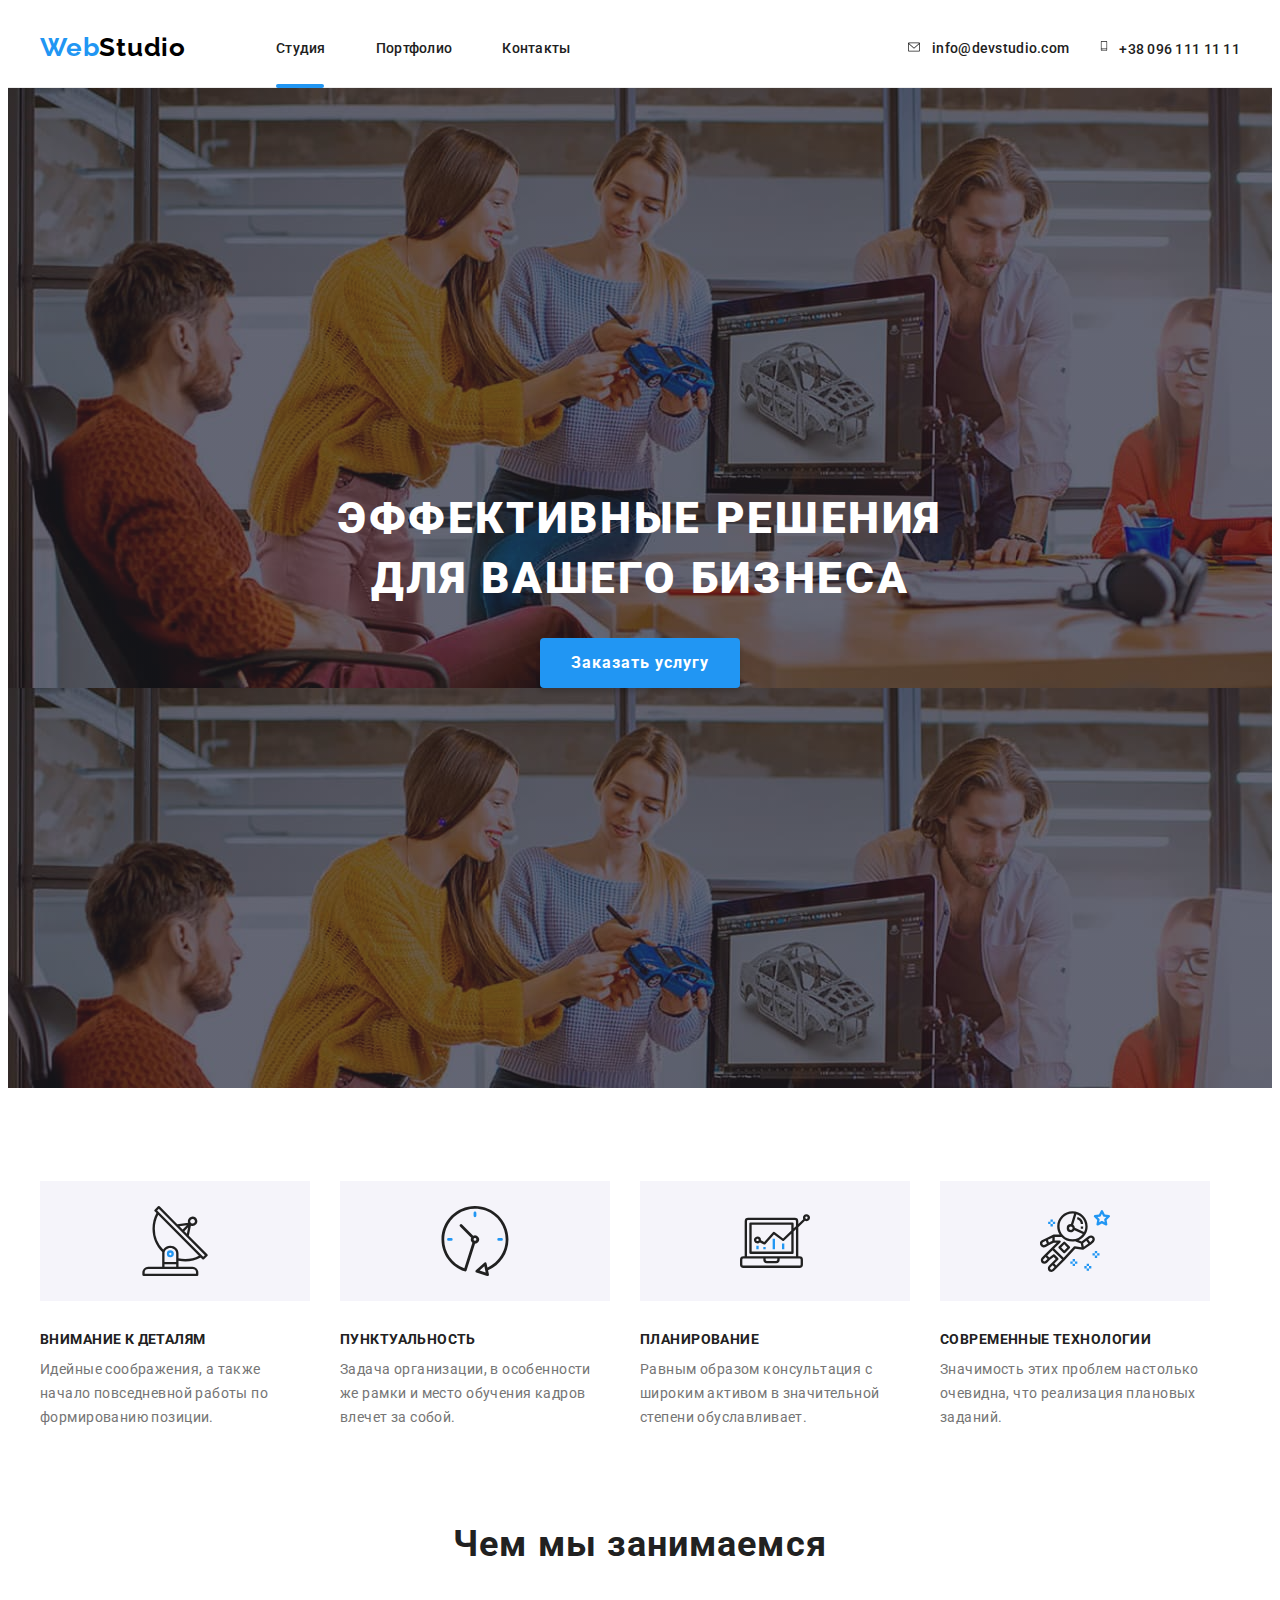
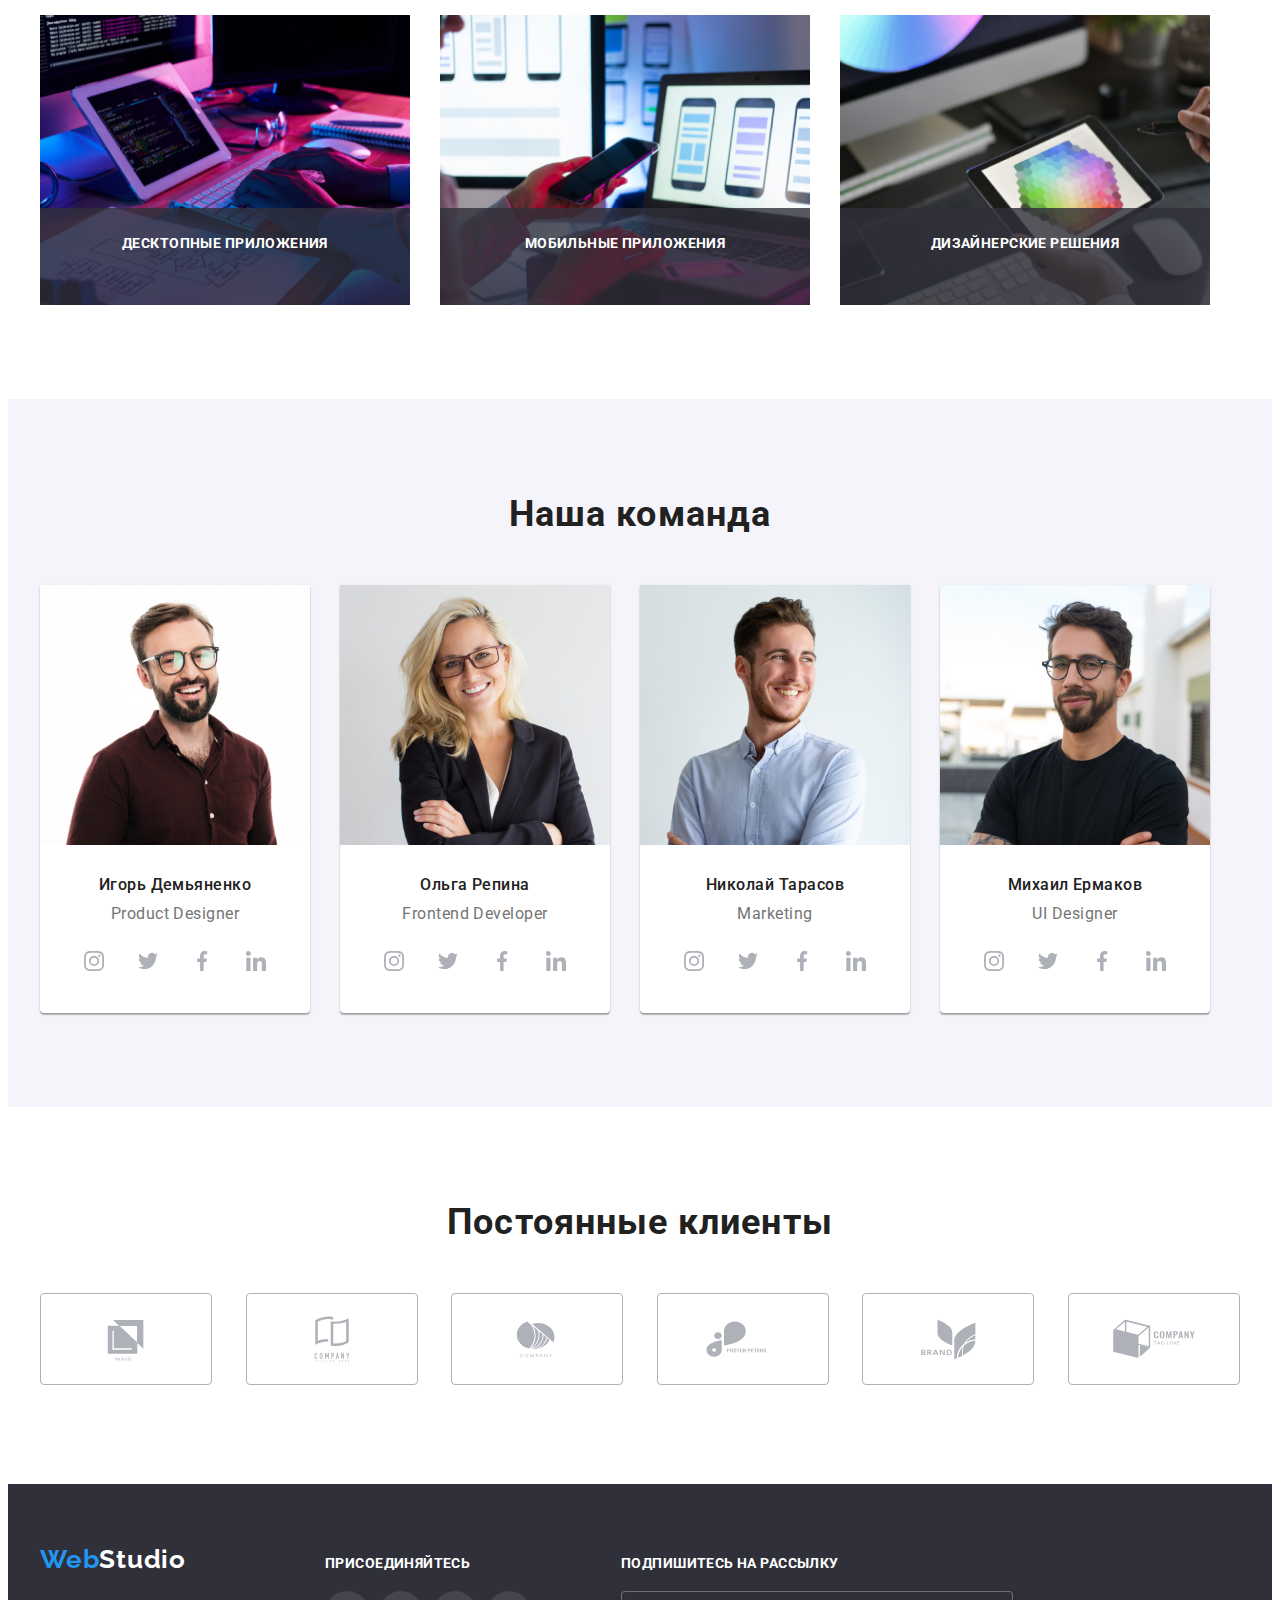
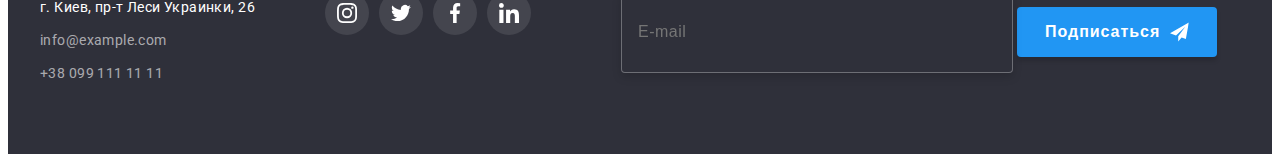
<file: index.html>
<!DOCTYPE html>
<html lang="ru">
  <head>
    <meta charset="UTF-8" />
    <meta http-equiv="X-UA-Compatible" content="IE=edge" />
    <meta name="viewport" content="width=device-width, initial-scale=1.0" />
    <title>WebStudio</title>
    <!-- Fonts start -->
    <link rel="preconnect" href="https://fonts.googleapis.com" />
    <link rel="preconnect" href="https://fonts.gstatic.com" crossorigin />
    <link
      href="https://fonts.googleapis.com/css2?family=Raleway:wght@700&family=Roboto:wght@400;500;700;900&display=swap"
      rel="stylesheet"
    />
    <!-- Fonts end -->
    <!-- Normalize start -->
    <link
      rel="stylesheet"
      href="https://cdnjs.cloudflare.com/ajax/libs/modern-normalize/1.1.0/modern-normalize.min.css"
      integrity="sha512-wpPYUAdjBVSE4KJnH1VR1HeZfpl1ub8YT/NKx4PuQ5NmX2tKuGu6U/JRp5y+Y8XG2tV+wKQpNHVUX03MfMFn9Q=="
      crossorigin="anonymous"
      referrerpolicy="no-referrer"
    />
    <!-- Normalize end -->
    <link rel="stylesheet" href="./css/main.min.css" />
    <!-- <link rel="stylesheet" href="./css/styles.css" /> -->
  </head>

  <body>
    <!-- Header section -->
    <header class="header">
      <div class="container header__container">
        <a class="logo header__logo link" href="/" lang="en"
          >Web<span class="logo logo--mode-black">Studio</span></a
        >
        <nav class="nav">
          <ul class="nav__list list">
            <li class="nav__item">
              <a class="nav__link nav__link--current link" href="">Студия</a>
            </li>
            <li class="nav__item">
              <a class="nav__link link" href="./portfolio.html">Портфолио</a>
            </li>
            <li class="nav__item">
              <a class="nav__link link" href="">Контакты</a>
            </li>
          </ul>
        </nav>
        <ul class="header__list list">
          <li class="header__item">
            <a class="header__mail link" href="mailto:info@devstudio.com"
              ><svg class="header__icon-ml" width="16" height="12">
                <use href="./images/icons/symbol-defs.svg#hd-envelope"></use></svg
              >info@devstudio.com</a
            >
          </li>
          <li class="header__item">
            <a class="header__phone link" href="tel:+380961111111"
              ><svg class="header__icon-smph" width="10" height="16">
                <use href="./images/icons/symbol-defs.svg#hd-smartphone"></use></svg
              >+38 096 111 11 11</a
            >
          </li>
        </ul>
      </div>
    </header>
    <!-- Main section-->
    <main>
      <!-- Hero section-->
      <section class="hero">
        <div class="container">
          <h1 class="main-title hero__main-title">
            Эффективные решения <br />
            для вашего бизнеса
          </h1>
          <button class="btn hero__btn" type="button" data-modal-open>Заказать услугу</button>
        </div>
      </section>
      <!-- Features section-->
      <section class="features">
        <div class="container">
          <!-- Логический подзаголовок СКРЫТ-->
          <h2 class="visually-hidden">Особенности</h2>
          <ul class="features-list features__features-list list">
            <li class="features-list__item">
              <div class="thumb features-list__thumb">
                <svg class="features-icon features__features-icon" width="70" height="70">
                  <use href="./images/icons/symbol-defs.svg#ft-antenna"></use>
                </svg>
              </div>
              <h3 class="section-subtitle features-list__section-subtitle">Внимание к деталям</h3>
              <p class="features__descript">
                Идейные соображения, а также начало повседневной работы по формированию позиции.
              </p>
            </li>
            <li class="features-list__item">
              <div class="thumb features-list__thumb">
                <svg class="features-icon features__features-icon" width="70" height="70">
                  <use href="./images/icons/symbol-defs.svg#ft-clock"></use>
                </svg>
              </div>
              <h3 class="section-subtitle features-list__section-subtitle">Пунктуальность</h3>
              <p class="features__descript">
                Задача организации, в особенности же рамки и место обучения кадров влечет за собой.
              </p>
            </li>
            <li class="features-list__item">
              <div class="thumb features-list__thumb">
                <svg class="features-icon features__features-icon" width="70" height="70">
                  <use href="./images/icons/symbol-defs.svg#ft-diagram"></use>
                </svg>
              </div>
              <h3 class="section-subtitle features-list__section-subtitle">Планирование</h3>
              <p class="features__descript">
                Равным образом консультация с широким активом в значительной степени обуславливает.
              </p>
            </li>
            <li class="features-list__item">
              <div class="thumb features-list__thumb">
                <svg class="features-icon features__features-icon" width="70" height="70">
                  <use href="./images/icons/symbol-defs.svg#ft-astronaut"></use>
                </svg>
              </div>
              <h3 class="section-subtitle features-list__section-subtitle">
                Современные технологии
              </h3>
              <p class="features__descript">
                Значимость этих проблем настолько очевидна, что реализация плановых заданий.
              </p>
            </li>
          </ul>
        </div>
      </section>
      <!-- Affairs sektion-->
      <section class="affairs">
        <div class="container">
          <h2 class="section-title affairs__section-title">Чем мы занимаемся</h2>
          <ul class="affairs-list list">
            <li class="affairs-list__item">
              <div class="img-thumb affairs-list__img-thumb">
                <img
                  class="affairs__img"
                  src="./images/affairs/box-1.jpg"
                  alt="Разработка алгоритмов"
                  width="370"
                  height="290"
                />
                <p class="affairs-list__text">Десктопные приложения</p>
              </div>
            </li>
            <li class="affairs-list__item">
              <div class="img-thumb affairs-list__img-thumb">
                <img
                  class="affairs__img"
                  src="./images/affairs/box-2.jpg"
                  alt="Разработка алгоритмов"
                  width="370"
                  height="290"
                />
                <p class="affairs-list__text">Мобильные приложения</p>
              </div>
            </li>
            <li class="affairs-list__item">
              <div class="img-thumb affairs-list__img-thumb">
                <img
                  class="affairs__img"
                  src="./images/affairs/box-3.jpg"
                  alt="Разработка алгоритмов"
                  width="370"
                  height="290"
                />
                <p class="affairs-list__text">Дизайнерские решения</p>
              </div>
            </li>
          </ul>
        </div>
      </section>
      <!-- Team section-->
      <section class="team">
        <div class="container">
          <h2 class="section-title team__section-title">Наша команда</h2>
          <ul class="team-list team__team-list list">
            <li class="team-list__item">
              <img
                class="team-list__img"
                src="./images/team/member-1.jpg"
                alt=""
                width="270"
                height="260"
              />
              <div class="team-wrap">
                <h3 class="team-list-name team-wrap__team-list-name">Игорь Демьяненко</h3>
                <p class="team-list__descript" lang="en">Product Designer</p>
                <!-- social list -->
                <ul class="social-links team-wrap__social-links list">
                  <!-- social-item -->
                  <li class="social-links__item">
                    <a
                      class="social-links__link link"
                      href=""
                      target="_blank"
                      rel="noopener no-referrer"
                      aria-label="instagram"
                      ><svg class="social-links__icon" width="20" height="20">
                        <use href="./images/icons/symbol-defs.svg#tm-instagram"></use></svg
                    ></a>
                  </li>
                  <li class="social-links__item">
                    <a
                      class="social-links__link link"
                      href=""
                      target="_blank"
                      rel="noopener no-referrer"
                      aria-label="twitter"
                      ><svg class="social-links__icon" width="20" height="20">
                        <use href="./images/icons/symbol-defs.svg#tm-twitter"></use></svg
                    ></a>
                  </li>
                  <li class="social-links__item">
                    <a
                      class="social-links__link link"
                      href=""
                      target="_blank"
                      rel="noopener no-referrer"
                      aria-label="facebook"
                      ><svg class="social-links__icon" width="20" height="20">
                        <use href="./images/icons/symbol-defs.svg#tm-facebook"></use></svg
                    ></a>
                  </li>
                  <li class="social-links__item">
                    <a
                      class="social-links__link link"
                      href=""
                      target="_blank"
                      rel="noopener no-referrer"
                      aria-label="linkedin"
                      ><svg class="social-links__icon" width="20" height="20">
                        <use href="./images/icons/symbol-defs.svg#tm-linkedin"></use></svg
                    ></a>
                  </li>
                </ul>
              </div>
            </li>
            <li class="team-list__item">
              <img
                class="team-list__img"
                src="./images/team/member-2.jpg"
                alt=""
                width="270"
                height="260"
              />
              <div class="team-wrap">
                <h3 class="team-list-name team-wrap__team-list-name">Ольга Репина</h3>
                <p class="team-list__descript" lang="en">Frontend Developer</p>
                <ul class="social-links team-wrap__social-links list">
                  <!-- social-item -->
                  <li class="social-links__item">
                    <a
                      class="social-links__link link"
                      href=""
                      target="_blank"
                      rel="noopener no-referrer"
                      aria-label="instagram"
                      ><svg class="social-links__icon" width="20" height="20">
                        <use href="./images/icons/symbol-defs.svg#tm-instagram"></use></svg
                    ></a>
                  </li>
                  <li class="social-links__item">
                    <a
                      class="social-links__link link"
                      href=""
                      target="_blank"
                      rel="noopener no-referrer"
                      aria-label="twitter"
                      ><svg class="social-links__icon" width="20" height="20">
                        <use href="./images/icons/symbol-defs.svg#tm-twitter"></use></svg
                    ></a>
                  </li>
                  <li class="social-links__item">
                    <a
                      class="social-links__link link"
                      href=""
                      target="_blank"
                      rel="noopener no-referrer"
                      aria-label="facebook"
                      ><svg class="social-links__icon" width="20" height="20">
                        <use href="./images/icons/symbol-defs.svg#tm-facebook"></use></svg
                    ></a>
                  </li>
                  <li class="social-links__item">
                    <a
                      class="social-links__link link"
                      href=""
                      target="_blank"
                      rel="noopener no-referrer"
                      aria-label="linkedin"
                      ><svg class="social-links__icon" width="20" height="20">
                        <use href="./images/icons/symbol-defs.svg#tm-linkedin"></use></svg
                    ></a>
                  </li>
                </ul>
              </div>
            </li>
            <li class="team-list__item">
              <img
                class="team-list__img"
                src="./images/team/member-3.jpg"
                alt=""
                width="270"
                height="260"
              />
              <div class="team-wrap">
                <h3 class="team-list-name team-wrap__team-list-name">Николай Тарасов</h3>
                <p class="team-list__descript" lang="en">Marketing</p>
                <ul class="social-links team-wrap__social-links list">
                  <!-- social-item -->
                  <li class="social-links__item">
                    <a
                      class="social-links__link link"
                      href=""
                      target="_blank"
                      rel="noopener no-referrer"
                      aria-label="instagram"
                      ><svg class="social-links__icon" width="20" height="20">
                        <use href="./images/icons/symbol-defs.svg#tm-instagram"></use></svg
                    ></a>
                  </li>
                  <li class="social-links__item">
                    <a
                      class="social-links__link link"
                      href=""
                      target="_blank"
                      rel="noopener no-referrer"
                      aria-label="twitter"
                      ><svg class="social-links__icon" width="20" height="20">
                        <use href="./images/icons/symbol-defs.svg#tm-twitter"></use></svg
                    ></a>
                  </li>
                  <li class="social-links__item">
                    <a
                      class="social-links__link link"
                      href=""
                      target="_blank"
                      rel="noopener no-referrer"
                      aria-label="facebook"
                      ><svg class="social-links__icon" width="20" height="20">
                        <use href="./images/icons/symbol-defs.svg#tm-facebook"></use></svg
                    ></a>
                  </li>
                  <li class="social-links__item">
                    <a
                      class="social-links__link link"
                      href=""
                      target="_blank"
                      rel="noopener no-referrer"
                      aria-label="linkedin"
                      ><svg class="social-links__icon" width="20" height="20">
                        <use href="./images/icons/symbol-defs.svg#tm-linkedin"></use></svg
                    ></a>
                  </li>
                </ul>
              </div>
            </li>
            <li class="team-list__item">
              <img
                class="team-list__img"
                src="./images/team/member-4.jpg"
                alt=""
                width="270"
                height="260"
              />
              <div class="team-wrap">
                <h3 class="team-list-name team-wrap__team-list-name">Михаил Ермаков</h3>
                <p class="team-list__descript" lang="en">UI Designer</p>
                <ul class="social-links team-wrap__social-links list">
                  <!-- social-item -->
                  <li class="social-links__item">
                    <a
                      class="social-links__link link"
                      href=""
                      target="_blank"
                      rel="noopener no-referrer"
                      aria-label="instagram"
                      ><svg class="social-links__icon" width="20" height="20">
                        <use href="./images/icons/symbol-defs.svg#tm-instagram"></use></svg
                    ></a>
                  </li>
                  <li class="social-links__item">
                    <a
                      class="social-links__link link"
                      href=""
                      target="_blank"
                      rel="noopener no-referrer"
                      aria-label="twitter"
                      ><svg class="social-links__icon" width="20" height="20">
                        <use href="./images/icons/symbol-defs.svg#tm-twitter"></use></svg
                    ></a>
                  </li>
                  <li class="social-links__item">
                    <a
                      class="social-links__link link"
                      href=""
                      target="_blank"
                      rel="noopener no-referrer"
                      aria-label="facebook"
                      ><svg class="social-links__icon" width="20" height="20">
                        <use href="./images/icons/symbol-defs.svg#tm-facebook"></use></svg
                    ></a>
                  </li>
                  <li class="social-links__item">
                    <a
                      class="social-links__link link"
                      href=""
                      target="_blank"
                      rel="noopener no-referrer"
                      aria-label="linkedin"
                      ><svg class="social-links__icon" width="20" height="20">
                        <use href="./images/icons/symbol-defs.svg#tm-linkedin"></use></svg
                    ></a>
                  </li>
                </ul>
              </div>
            </li>
          </ul>
        </div>
      </section>
      <!-- Clients sektion-->
      <section class="clients">
        <div class="container">
          <h2 class="section-title clients__section-title">Постоянные клиенты</h2>
          <ul class="clients-list clients__clients-list list">
            <li class="clients-list__item">
              <a
                class="client-link clients-list__client-link"
                href="#"
                target="_blank"
                rel="noopener norefferer"
                aria-label="logo-a"
              >
                <svg class="clients__icon">
                  <use href="./images/icons/symbol-defs.svg#cl-logo-a"></use></svg
              ></a>
            </li>
            <li class="clients-list__item">
              <a
                class="client-link clients-list__client-link"
                href="#"
                target="_blank"
                rel="noopener norefferer"
                aria-label="logo-b"
              >
                <svg class="clients__icon">
                  <use href="./images/icons/symbol-defs.svg#cl-logo-b"></use></svg
              ></a>
            </li>
            <li class="clients-list__item">
              <a
                class="client-link clients-list__client-link"
                href="#"
                target="_blank"
                rel="noopener norefferer"
                aria-label="logo-c"
              >
                <svg class="clients__icon">
                  <use href="./images/icons/symbol-defs.svg#cl-logo-c"></use></svg
              ></a>
            </li>
            <li class="clients-list__item">
              <a
                class="client-link clients-list__client-link"
                href="#"
                target="_blank"
                rel="noopener norefferer"
                aria-label="logo-d"
              >
                <svg class="clients__icon">
                  <use href="./images/icons/symbol-defs.svg#cl-logo-d"></use></svg
              ></a>
            </li>
            <li class="clients-list__item">
              <a
                class="client-link clients-list__client-link"
                href="#"
                target="_blank"
                rel="noopener norefferer"
                aria-label="logo-e"
              >
                <svg class="clients__icon">
                  <use href="./images/icons/symbol-defs.svg#cl-logo-e"></use></svg
              ></a>
            </li>
            <li class="clients-list__item">
              <a
                class="client-link clients-list__client-link"
                href="#"
                target="_blank"
                rel="noopener norefferer"
                aria-label="logo-f"
              >
                <svg class="clients__icon">
                  <use href="./images/icons/symbol-defs.svg#cl-logo-f"></use></svg
              ></a>
            </li>
          </ul>
        </div>
      </section>
    </main>
    <!-- Footer section -->
    <footer class="footer">
      <div class="container footer__container">
        <!-- footer Logo addres -->
        <div class="logo-address footer__logo-address">
          <a class="logo link footer__logo" href="/" lang="en"
            >Web<span class="logo logo--mode-white">Studio</span></a
          >
          <address class="address footer__address">
            <ul class="address__list list">
              <li class="address__item">
                <a href="" class="address-text address__address-text link"
                  >г. Киев, пр-т Леси Украинки, 26</a
                >
              </li>
              <li class="address__item">
                <a class="address-mail address__address-mail link" href="mailto:info@example.com"
                  >info@example.com</a
                >
              </li>
              <li class="address__item">
                <a class="address-phone address__address-phone link" href="tel:+380991111111"
                  >+38 099 111 11 11</a
                >
              </li>
            </ul>
          </address>
        </div>
        <!-- footer social -->
        <div class="social">
          <h4 class="section-subtitle footer__section-subtitle">присоединяйтесь</h4>
          <ul class="social-list footer__social-list list">
            <li class="social-list__item">
              <a
                class="social-link footer__social-link link"
                href=""
                target="_blank"
                rel="noopener no-referrer"
                aria-label="instagram"
                ><svg class="social-list__icon social-list__icon--light" width="20" height="20">
                  <use href="./images/icons/symbol-defs.svg#ftr-instagram"></use></svg
              ></a>
            </li>
            <li class="social-list__item">
              <a
                class="social-link footer__social-link link"
                href=""
                target="_blank"
                rel="noopener no-referrer"
                aria-label="twitter"
                ><svg class="social-list__icon social-list__icon--light" width="20" height="20">
                  <use href="./images/icons/symbol-defs.svg#ftr-twitter"></use></svg
              ></a>
            </li>
            <li class="social-list__item">
              <a
                class="social-link footer__social-link link"
                href=""
                target="_blank"
                rel="noopener no-referrer"
                aria-label="facebook"
                ><svg class="social-list__icon social-list__icon--light" width="20" height="20">
                  <use href="./images/icons/symbol-defs.svg#ftr-facebook"></use></svg
              ></a>
            </li>
            <li class="social-list__item">
              <a
                class="social-link footer__social-link link"
                href=""
                target="_blank"
                rel="noopener no-referrer"
                aria-label="linkedin"
                ><svg class="social-list__icon social-list__icon--light" width="20" height="20">
                  <use href="./images/icons/symbol-defs.svg#ftr-linkedin"></use></svg
              ></a>
            </li>
          </ul>
        </div>
        <!-- footer mailing -->
        <div class="mailing footer__mailing">
          <h4 class="section-subtitle footer__section-subtitle">Подпишитесь на рассылку</h4>
          <form class="mailing-form">
            <input class="mailing-form__mail" type="text" name="E-mail" placeholder="E-mail" />
            <button class="mail-btn mailing-form__mail-btn" type="submit">
              Подписаться
              <svg width="24" height="24">
                <use href="./images/icons/symbol-defs.svg#ftr-send"></use>
              </svg>
            </button>
          </form>
        </div>
      </div>
    </footer>
    <!-- Modal window -->
    <div class="backdrop is-hidden" data-modal>
      <div class="modal hero__modal">
        <button class="modal-btn modal__modal-btn" data-modal-close>
          <svg class="modal-btn__icon" width="30" height="30">
            <use href="./images/icons/symbol-defs.svg#md-close"></use>
          </svg>
        </button>
        <!-- Modal window form-->
        <form class="authentication">
          <strong class="authentication-title authentication__authentication-title"
            >Оставьте свои данные, мы вам перезвоним</strong
          >
          <div class="authentication-group authentication__authentication-group" role="group">
            <label class="authentication-wrap authentication__authentication-wrap">
              <span class="authentication-subtitle authentication-wrap__authetication-subtitle"
                >Имя</span
              >
              <input class="authentication__input" type="text" />
              <svg
                class="authentication-icon authentication__authentication-icon"
                width="20"
                height="20"
              >
                <use href="./images/icons/symbol-defs.svg#md-person"></use>
              </svg>
            </label>
            <label class="authentication-wrap authentication__authentication-wrap">
              <span class="authentication-subtitle authentication-wrap__authetication-subtitle"
                >Телефон</span
              >
              <input class="authentication__input" type="text" />
              <svg
                class="authentication-icon authentication__authentication-icon"
                width="20"
                height="20"
              >
                <use href="./images/icons/symbol-defs.svg#md-phone"></use>
              </svg>
            </label>
            <label class="authentication-wrap authentication__authentication-wrap">
              <span class="authentication-subtitle authentication-wrap__authetication-subtitle"
                >Почта</span
              >
              <input class="authentication__input" type="email" />
              <svg
                class="authentication-icon authentication__authentication-icon"
                width="20"
                height="20"
              >
                <use href="./images/icons/symbol-defs.svg#md-email"></use>
              </svg>
            </label>
            <label class="authentication-wrap authentication__authentication-wrap">
              <span class="authentication-subtitle authentication-wrap__authetication-subtitle"
                >Комментарий</span
              >
              <textarea
                class="authentication__message"
                name="comment"
                rows="5"
                placeholder="Введите текст"
              ></textarea>
            </label>
          </div>
          <label class="checkbox-agreement authentication__checkbox-agreement">
            <input
              class="checkbox-agreement__checkbox visually-hidden"
              type="checkbox"
              name="agreement"
            />
            <svg class="checkbox-agreement__icon" width="16" height="15">
              <use
                class="checkbox-agreement__icon checkbox-agreement__icon--uncheck"
                href="./images/icons/symbol-defs.svg#md-uncheck"
              ></use>
              <use
                class="checkbox-agreement__icon checkbox-agreement__icon--check"
                href="./images/icons/symbol-defs.svg#md-check"
              ></use>
            </svg>
            <span class="checkbox-agreement__text">
              Соглашаюсь с рассылкой и принимаю
              <a class="checkbox-agreement__link checkbox-agreement__link--shown" href=""
                >Условия договора</a
              >
            </span>
          </label>
          <button class="authentication-btn authentication__authentication-btn" type="submit">
            Отправить
          </button>
        </form>
      </div>
    </div>

    <script src="./js/modal.js"></script>
  </body>
</html>
</file>
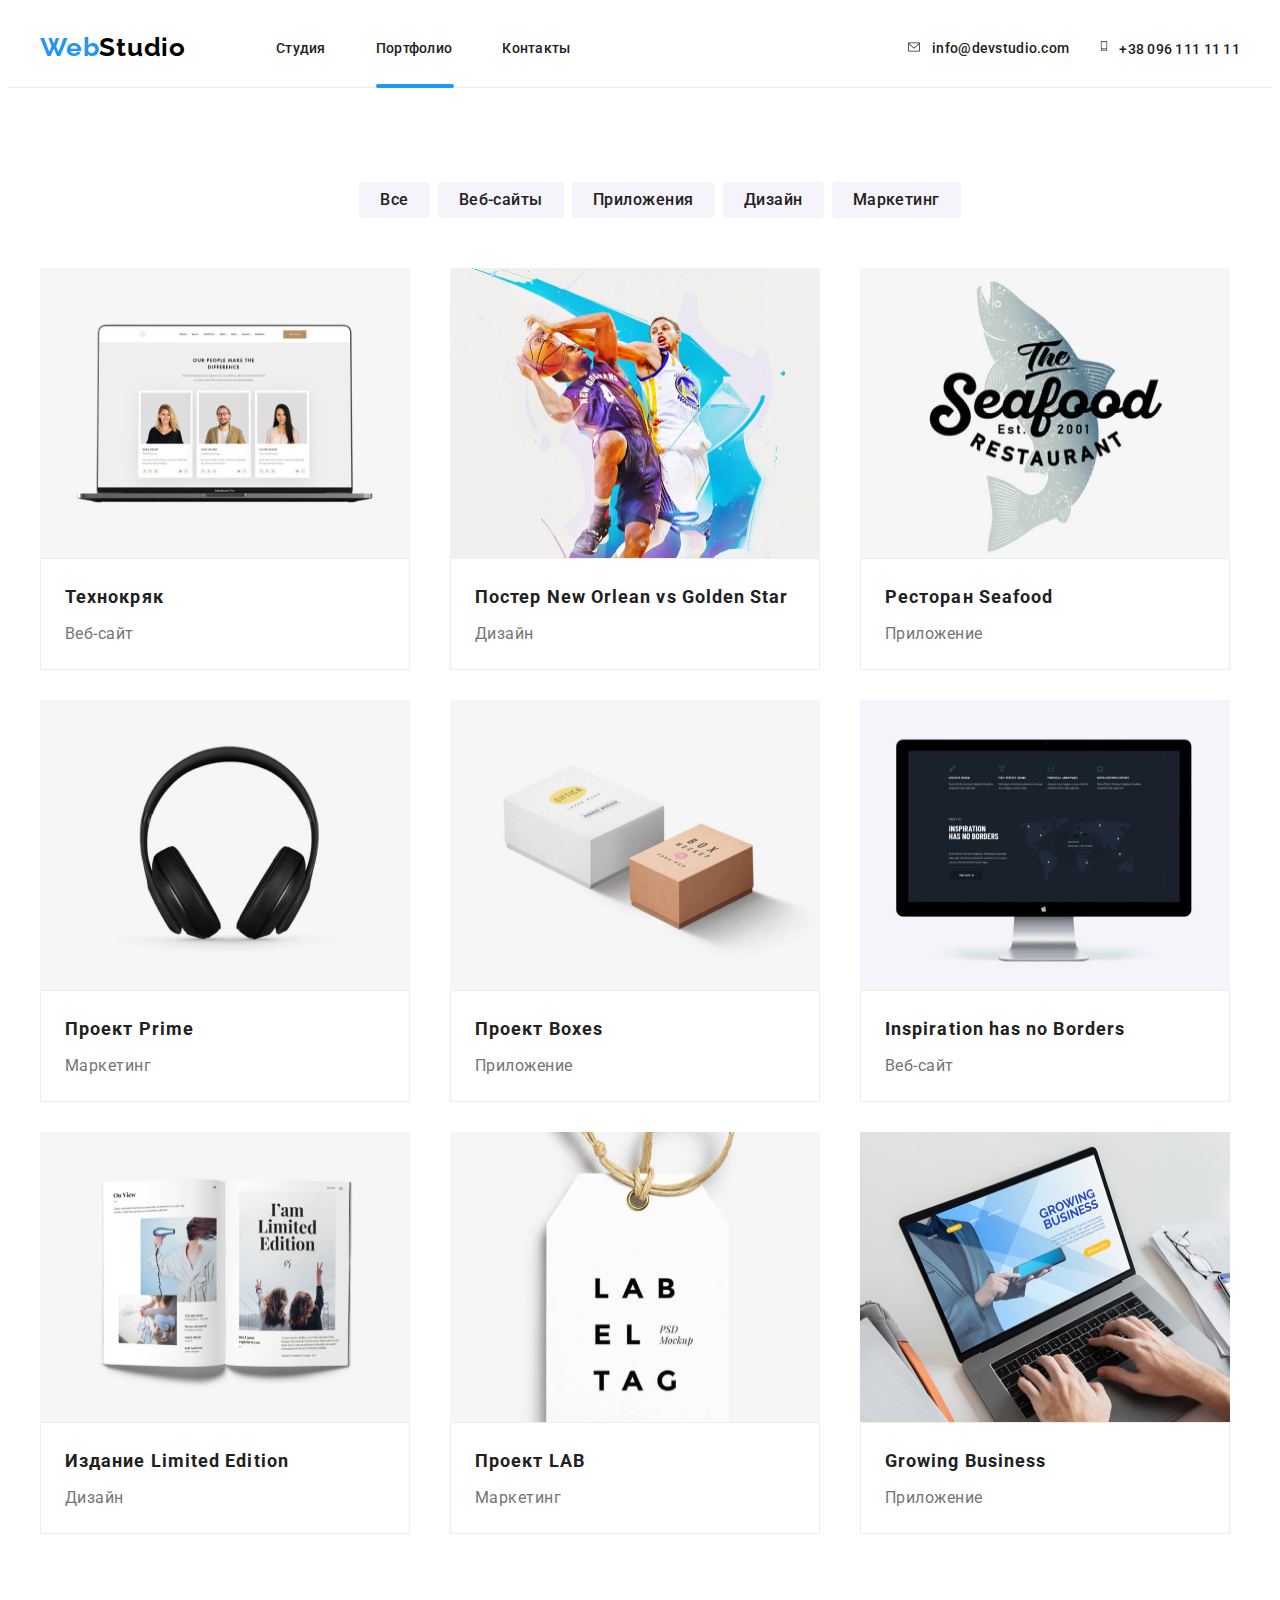
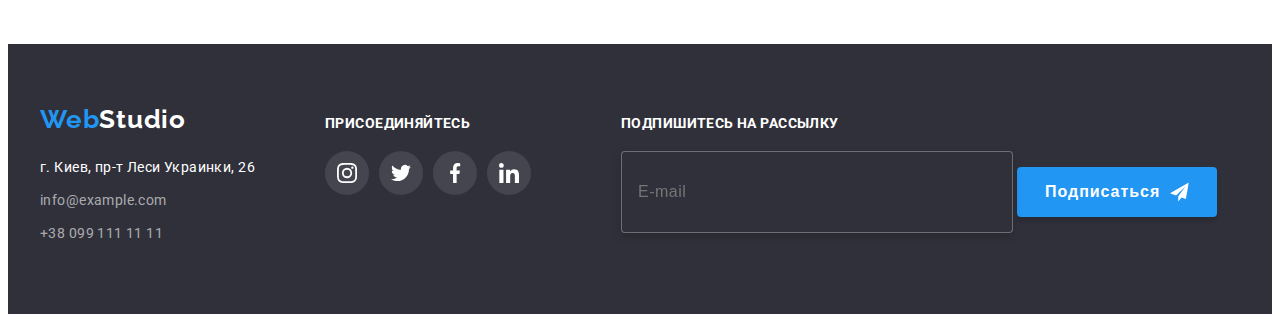
<file: portfolio.html>
<!DOCTYPE html>
<html lang="ru">
  <head>
    <meta charset="UTF-8" />
    <meta http-equiv="X-UA-Compatible" content="IE=edge" />
    <meta name="viewport" content="width=device-width, initial-scale=1.0" />
    <title>Portfolio</title>
    <!-- Fonts start -->
    <link rel="preconnect" href="https://fonts.googleapis.com" />
    <link rel="preconnect" href="https://fonts.gstatic.com" crossorigin />
    <link
      href="https://fonts.googleapis.com/css2?family=Raleway:wght@700&family=Roboto:wght@400;500;700;900&display=swap"
      rel="stylesheet"
    />
    <!-- Fonts end -->
    <!-- Normalize start -->
    <link
      rel="stylesheet"
      href="https://cdnjs.cloudflare.com/ajax/libs/modern-normalize/1.1.0/modern-normalize.min.css"
      integrity="sha512-wpPYUAdjBVSE4KJnH1VR1HeZfpl1ub8YT/NKx4PuQ5NmX2tKuGu6U/JRp5y+Y8XG2tV+wKQpNHVUX03MfMFn9Q=="
      crossorigin="anonymous"
      referrerpolicy="no-referrer"
    />
    <!-- Normalize end -->
    <link rel="stylesheet" href="./css/main.min.css" />
    <!-- <link rel="stylesheet" href="./css/styles.css" /> -->
  </head>

  <body>
    <!-- Header section -->
    <header class="header">
      <div class="container header__container">
        <a class="logo header__logo link" href="/" lang="en"
          >Web<span class="logo logo--mode-black">Studio</span></a
        >
        <nav class="nav">
          <ul class="nav__list list">
            <li class="nav__item">
              <a class="nav__link link" href="./index.html">Студия</a>
            </li>
            <li class="nav__item">
              <a class="nav__link nav__link--crrt link" href="">Портфолио</a>
            </li>
            <li class="nav__item">
              <a class="nav__link link" href="">Контакты</a>
            </li>
          </ul>
        </nav>
        <ul class="header__list list">
          <li class="header__item">
            <a class="header__mail link" href="mailto:info@devstudio.com"
              ><svg class="header__icon-ml" width="16" height="12">
                <use href="./images/icons/symbol-defs.svg#hd-envelope"></use></svg
              >info@devstudio.com</a
            >
          </li>
          <li class="header__item">
            <a class="header__phone link" href="tel:+380961111111"
              ><svg class="header__icon-smph" width="10" height="16">
                <use href="./images/icons/symbol-defs.svg#hd-smartphone"></use></svg
              >+38 096 111 11 11</a
            >
          </li>
        </ul>
      </div>
    </header>
    <!-- Main section-->
    <main>
      <!-- portfolio section-->
      <section class="portfolio">
        <!-- Логический подзаголовок СКРЫТ-->
        <h1 class="visually-hidden">Портфолио</h1>
        <!-- fiters part-->
        <div class="container">
          <ul class="filters-list container__filters-list">
            <li class="filters-list__item list">
              <button class="filters-list__btn" type="button">Все</button>
            </li>
            <li class="filters-list__item list">
              <button class="filters-list__btn" type="button">Веб-сайты</button>
            </li>
            <li class="filters-list__item list">
              <button class="filters-list__btn" type="button">Приложения</button>
            </li>
            <li class="filters-list__item list">
              <button class="filters-list__btn" type="button">Дизайн</button>
            </li>
            <li class="filters-list__item list">
              <button class="filters-list__btn" type="button">Маркетинг</button>
            </li>
          </ul>
          <!--categories part-->
          <ul class="cats-list container__cats-list">
            <li class="cats-list__item list">
              <a class="cats-list__link link" href="">
                <div class="cats-box cat-list__cats-box">
                  <img
                    class="cats-list__img"
                    src="./images/portfolio/pf-box-1.jpg"
                    alt=""
                    width="370"
                    height="290"
                  />
                  <div class="overlay cats-box__overlay">
                    <p>
                      Ресурс предлагает комплексные предложения с разным уровнем функционала и
                      сервисов. Все это позволит посетителю получить исчерпывающие сведения о
                      компании или частном лице.
                    </p>
                  </div>
                </div>
                <div class="cats-list__wrap">
                  <h2 class="cats-list-subtitle cats-box__cats-list-subtitle">Технокряк</h2>
                  <p class="cats-list__descr">Веб-сайт</p>
                </div>
              </a>
            </li>
            <li class="cats-list__item list">
              <a class="cats-list__link link" href="">
                <div class="cats-box cat-list__cats-box">
                  <img
                    class="cats-list__img"
                    src="./images/portfolio/pf-box-2.jpg"
                    alt=""
                    width="370"
                    height="290"
                  />
                  <div class="overlay cats-box__overlay">
                    <p>
                      Ресурс предлагает комплексные предложения с разным уровнем функционала и
                      сервисов. Все это позволит посетителю получить исчерпывающие сведения о
                      компании или частном лице.
                    </p>
                  </div>
                </div>
                <div class="cats-list__wrap">
                  <h2 class="cats-list-subtitle cats-box__cats-list-subtitle">
                    Постер New Orlean vs Golden Star
                  </h2>
                  <p class="cats-list__descr">Дизайн</p>
                </div>
              </a>
            </li>
            <li class="cats-list__item list">
              <a class="cats-list__link link" href="">
                <div class="cats-box cat-list__cats-box">
                  <img
                    class="cats-list__img"
                    src="./images/portfolio/pf-box-3.jpg"
                    alt=""
                    width="370"
                    height="290"
                  />
                  <div class="overlay cats-box__overlay">
                    <p>
                      Ресурс предлагает комплексные предложения с разным уровнем функционала и
                      сервисов. Все это позволит посетителю получить исчерпывающие сведения о
                      компании или частном лице.
                    </p>
                  </div>
                </div>
                <div class="cats-list__wrap">
                  <h2 class="cats-list-subtitle cats-box__cats-list-subtitle">Ресторан Seafood</h2>
                  <p class="cats-list__descr">Приложение</p>
                </div>
              </a>
            </li>
            <li class="cats-list__item list">
              <a class="cats-list__link link" href="">
                <div class="cats-box cat-list__cats-box">
                  <img
                    class="cats-list__img"
                    src="./images/portfolio/pf-box-4.jpg"
                    alt=""
                    width="370"
                    height="290"
                  />
                  <div class="overlay cats-box__overlay">
                    <p>
                      Ресурс предлагает комплексные предложения с разным уровнем функционала и
                      сервисов. Все это позволит посетителю получить исчерпывающие сведения о
                      компании или частном лице.
                    </p>
                  </div>
                </div>
                <div class="cats-list__wrap">
                  <h2 class="cats-list-subtitle cats-box__cats-list-subtitle">Проект Prime</h2>
                  <p class="cats-list__descr">Маркетинг</p>
                </div>
              </a>
            </li>
            <li class="cats-list__item list">
              <a class="cats-list__link link" href="">
                <div class="cats-box cat-list__cats-box">
                  <img
                    class="cats-list__img"
                    src="./images/portfolio/pf-box-5.jpg"
                    alt=""
                    width="370"
                    height="290"
                  />
                  <div class="overlay cats-box__overlay">
                    <p>
                      Ресурс предлагает комплексные предложения с разным уровнем функционала и
                      сервисов. Все это позволит посетителю получить исчерпывающие сведения о
                      компании или частном лице.
                    </p>
                  </div>
                </div>
                <div class="cats-list__wrap">
                  <h2 class="cats-list-subtitle cats-box__cats-list-subtitle">Проект Boxes</h2>
                  <p class="cats-list__descr">Приложение</p>
                </div>
              </a>
            </li>
            <li class="cats-list__item list">
              <a class="cats-list__link link" href="">
                <div class="cats-box cat-list__cats-box">
                  <img
                    class="cats-list__img"
                    src="./images/portfolio/pf-box-6.jpg"
                    alt=""
                    width="370"
                    height="290"
                  />
                  <div class="overlay cats-box__overlay">
                    <p>
                      Ресурс предлагает комплексные предложения с разным уровнем функционала и
                      сервисов. Все это позволит посетителю получить исчерпывающие сведения о
                      компании или частном лице.
                    </p>
                  </div>
                </div>
                <div class="cats-list__wrap">
                  <h2 class="cats-list-subtitle cats-box__cats-list-subtitle" lang="en">
                    Inspiration has no Borders
                  </h2>
                  <p class="cats-list__descr">Веб-сайт</p>
                </div>
              </a>
            </li>
            <li class="cats-list__item list">
              <a class="cats-list__link link" href="">
                <div class="cats-box cat-list__cats-box">
                  <img
                    class="cats-list__img"
                    src="./images/portfolio/pf-box-7.jpg"
                    alt=""
                    width="370"
                    height="290"
                  />
                  <div class="overlay cats-box__overlay">
                    <p>
                      Ресурс предлагает комплексные предложения с разным уровнем функционала и
                      сервисов. Все это позволит посетителю получить исчерпывающие сведения о
                      компании или частном лице.
                    </p>
                  </div>
                </div>
                <div class="cats-list__wrap">
                  <h2 class="cats-list-subtitle cats-box__cats-list-subtitle">
                    Издание Limited Edition
                  </h2>
                  <p class="cats-list__descr">Дизайн</p>
                </div>
              </a>
            </li>
            <li class="cats-list__item list">
              <a class="cats-list__link link" href="">
                <div class="cats-box cat-list__cats-box">
                  <img
                    class="cats-list__img"
                    src="./images/portfolio/pf-box-8.jpg"
                    alt=""
                    width="370"
                    height="290"
                  />
                  <div class="overlay cats-box__overlay">
                    <p>
                      Ресурс предлагает комплексные предложения с разным уровнем функционала и
                      сервисов. Все это позволит посетителю получить исчерпывающие сведения о
                      компании или частном лице.
                    </p>
                  </div>
                </div>
                <div class="cats-list__wrap">
                  <h2 class="cats-list-subtitle cats-box__cats-list-subtitle">Проект LAB</h2>
                  <p class="cats-list__descr">Маркетинг</p>
                </div>
              </a>
            </li>
            <li class="cats-list__item list">
              <a class="cats-list__link link" href="">
                <div class="cats-box cat-list__cats-box">
                  <img
                    class="cats-list__img"
                    src="./images/portfolio/pf-box-9.jpg"
                    alt=""
                    width="370"
                    height="290"
                  />
                  <div class="overlay cats-box__overlay">
                    <p>
                      Ресурс предлагает комплексные предложения с разным уровнем функционала и
                      сервисов. Все это позволит посетителю получить исчерпывающие сведения о
                      компании или частном лице.
                    </p>
                  </div>
                </div>
                <div class="cats-list__wrap">
                  <h2 class="cats-list-subtitle cats-box__cats-list-subtitle" lang="en">
                    Growing Business
                  </h2>
                  <p class="cats-list__descr">Приложение</p>
                </div>
              </a>
            </li>
          </ul>
        </div>
      </section>
    </main>
    <!-- Footer section -->
    <footer class="footer">
      <div class="container footer__container">
        <!-- footer Logo addres -->
        <div class="logo-address footer__logo-address">
          <a class="logo link footer__logo" href="/" lang="en"
            >Web<span class="logo logo--mode-white">Studio</span></a
          >
          <address class="address footer__address">
            <ul class="address__list list">
              <li class="address__item">
                <a href="" class="address-text address__address-text link"
                  >г. Киев, пр-т Леси Украинки, 26</a
                >
              </li>
              <li class="address__item">
                <a class="address-mail address__address-mail link" href="mailto:info@example.com"
                  >info@example.com</a
                >
              </li>
              <li class="address__item">
                <a class="address-phone address__address-phone link" href="tel:+380991111111"
                  >+38 099 111 11 11</a
                >
              </li>
            </ul>
          </address>
        </div>
        <!-- footer social -->
        <div class="social">
          <h4 class="section-subtitle footer__section-subtitle">присоединяйтесь</h4>
          <ul class="social-list footer__social-list list">
            <li class="social-list__item">
              <a
                class="social-link footer__social-link link"
                href=""
                target="_blank"
                rel="noopener no-referrer"
                aria-label="instagram"
                ><svg class="social-list__icon social-list__icon--light" width="20" height="20">
                  <use href="./images/icons/symbol-defs.svg#ftr-instagram"></use></svg
              ></a>
            </li>
            <li class="social-list__item">
              <a
                class="social-link footer__social-link link"
                href=""
                target="_blank"
                rel="noopener no-referrer"
                aria-label="twitter"
                ><svg class="social-list__icon social-list__icon--light" width="20" height="20">
                  <use href="./images/icons/symbol-defs.svg#ftr-twitter"></use></svg
              ></a>
            </li>
            <li class="social-list__item">
              <a
                class="social-link footer__social-link link"
                href=""
                target="_blank"
                rel="noopener no-referrer"
                aria-label="facebook"
                ><svg class="social-list__icon social-list__icon--light" width="20" height="20">
                  <use href="./images/icons/symbol-defs.svg#ftr-facebook"></use></svg
              ></a>
            </li>
            <li class="social-list__item">
              <a
                class="social-link footer__social-link link"
                href=""
                target="_blank"
                rel="noopener no-referrer"
                aria-label="linkedin"
                ><svg class="social-list__icon social-list__icon--light" width="20" height="20">
                  <use href="./images/icons/symbol-defs.svg#ftr-linkedin"></use></svg
              ></a>
            </li>
          </ul>
        </div>
        <!-- footer mailing -->
        <div class="mailing footer__mailing">
          <h4 class="section-subtitle footer__section-subtitle">Подпишитесь на рассылку</h4>
          <form class="mailing-form">
            <input class="mailing-form__mail" type="text" name="E-mail" placeholder="E-mail" />
            <button class="mail-btn mailing-form__mail-btn" type="submit">
              Подписаться
              <svg width="24" height="24">
                <use href="./images/icons/symbol-defs.svg#ftr-send"></use>
              </svg>
            </button>
          </form>
        </div>
      </div>
    </footer>
  </body>
</html>
</file>
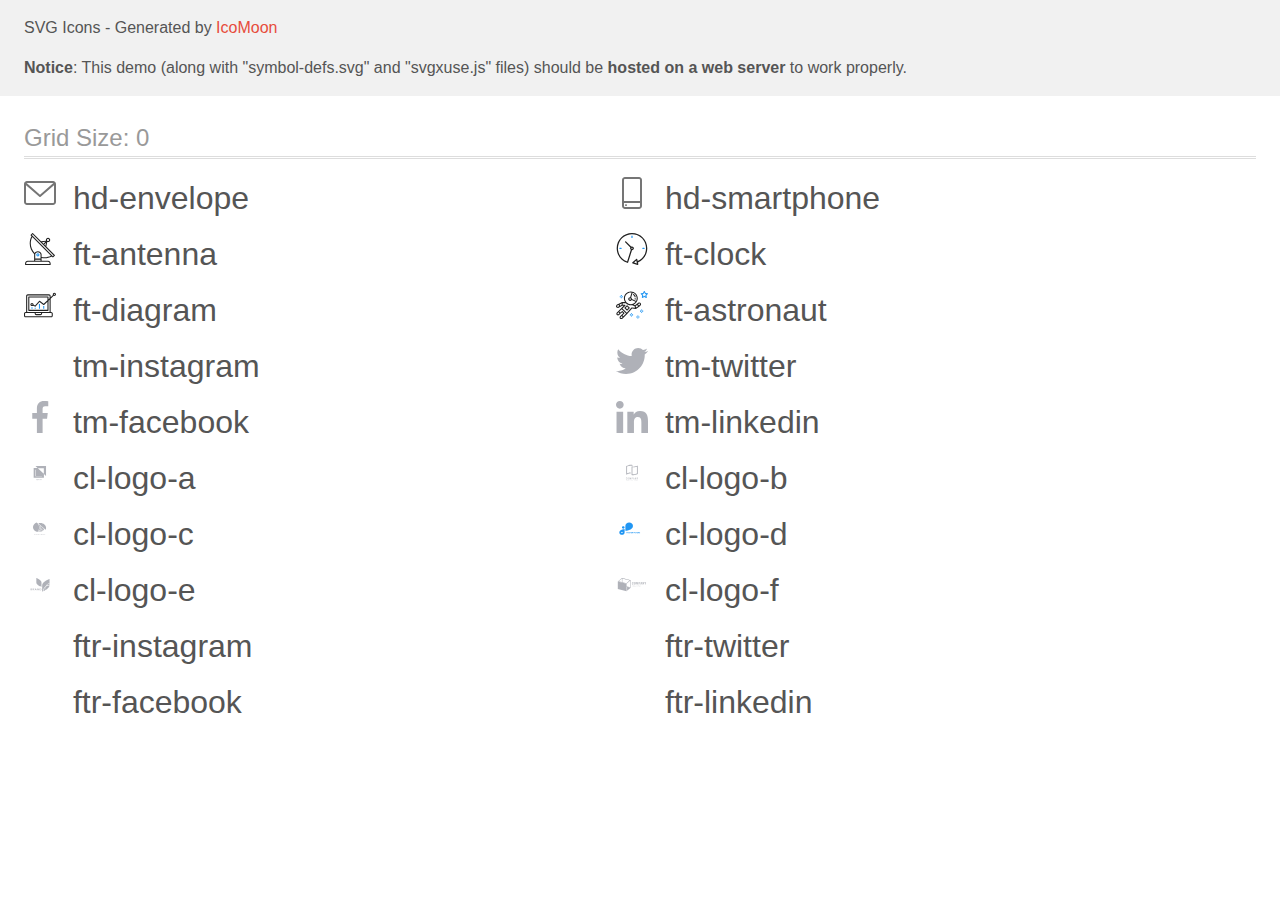
<file: images/icons/icomoon/demo-external-svg.html>
<!doctype html>
<html>
<head>
    <title>IcoMoon - SVG Icons</title>
    <meta charset="utf-8">
    <meta name="viewport" content="width=device-width, initial-scale=1">
    <link rel="stylesheet" href="demo-files/demo.css">
    <link rel="stylesheet" href="style.css">
</head>
<body>
<header class="bgc1 clearfix">
<div class="mhl">
    <p>SVG Icons - Generated by <a href="https://icomoon.io/app">IcoMoon</a></p><p><strong>Notice</strong>: This demo (along with "symbol-defs.svg" and "svgxuse.js" files) should be <b>hosted on a web server</b> to work properly.</p>
</div>
</header>
    <div class="clearfix mhl ptl">
        <h1 class="mvm mtn fgc1">Grid Size: 0</h1>
        <div class="glyph fs1">
            <div class="clearfix pbs">
                <svg class="icon hd-envelope"><use xlink:href="symbol-defs.svg#hd-envelope"></use></svg><span class="name"> hd-envelope</span>
            </div>
        </div>
        <div class="glyph fs1">
            <div class="clearfix pbs">
                <svg class="icon hd-smartphone"><use xlink:href="symbol-defs.svg#hd-smartphone"></use></svg><span class="name"> hd-smartphone</span>
            </div>
        </div>
        <div class="glyph fs1">
            <div class="clearfix pbs">
                <svg class="icon ft-antenna"><use xlink:href="symbol-defs.svg#ft-antenna"></use></svg><span class="name"> ft-antenna</span>
            </div>
        </div>
        <div class="glyph fs1">
            <div class="clearfix pbs">
                <svg class="icon ft-clock"><use xlink:href="symbol-defs.svg#ft-clock"></use></svg><span class="name"> ft-clock</span>
            </div>
        </div>
        <div class="glyph fs1">
            <div class="clearfix pbs">
                <svg class="icon ft-diagram"><use xlink:href="symbol-defs.svg#ft-diagram"></use></svg><span class="name"> ft-diagram</span>
            </div>
        </div>
        <div class="glyph fs1">
            <div class="clearfix pbs">
                <svg class="icon ft-astronaut"><use xlink:href="symbol-defs.svg#ft-astronaut"></use></svg><span class="name"> ft-astronaut</span>
            </div>
        </div>
        <div class="glyph fs1">
            <div class="clearfix pbs">
                <svg class="icon tm-instagram"><use xlink:href="symbol-defs.svg#tm-instagram"></use></svg><span class="name"> tm-instagram</span>
            </div>
        </div>
        <div class="glyph fs1">
            <div class="clearfix pbs">
                <svg class="icon tm-twitter"><use xlink:href="symbol-defs.svg#tm-twitter"></use></svg><span class="name"> tm-twitter</span>
            </div>
        </div>
        <div class="glyph fs1">
            <div class="clearfix pbs">
                <svg class="icon tm-facebook"><use xlink:href="symbol-defs.svg#tm-facebook"></use></svg><span class="name"> tm-facebook</span>
            </div>
        </div>
        <div class="glyph fs1">
            <div class="clearfix pbs">
                <svg class="icon tm-linkedin"><use xlink:href="symbol-defs.svg#tm-linkedin"></use></svg><span class="name"> tm-linkedin</span>
            </div>
        </div>
        <div class="glyph fs1">
            <div class="clearfix pbs">
                <svg class="icon cl-logo-a"><use xlink:href="symbol-defs.svg#cl-logo-a"></use></svg><span class="name"> cl-logo-a</span>
            </div>
        </div>
        <div class="glyph fs1">
            <div class="clearfix pbs">
                <svg class="icon cl-logo-b"><use xlink:href="symbol-defs.svg#cl-logo-b"></use></svg><span class="name"> cl-logo-b</span>
            </div>
        </div>
        <div class="glyph fs1">
            <div class="clearfix pbs">
                <svg class="icon cl-logo-c"><use xlink:href="symbol-defs.svg#cl-logo-c"></use></svg><span class="name"> cl-logo-c</span>
            </div>
        </div>
        <div class="glyph fs1">
            <div class="clearfix pbs">
                <svg class="icon cl-logo-d"><use xlink:href="symbol-defs.svg#cl-logo-d"></use></svg><span class="name"> cl-logo-d</span>
            </div>
        </div>
        <div class="glyph fs1">
            <div class="clearfix pbs">
                <svg class="icon cl-logo-e"><use xlink:href="symbol-defs.svg#cl-logo-e"></use></svg><span class="name"> cl-logo-e</span>
            </div>
        </div>
        <div class="glyph fs1">
            <div class="clearfix pbs">
                <svg class="icon cl-logo-f"><use xlink:href="symbol-defs.svg#cl-logo-f"></use></svg><span class="name"> cl-logo-f</span>
            </div>
        </div>
        <div class="glyph fs1">
            <div class="clearfix pbs">
                <svg class="icon ftr-instagram"><use xlink:href="symbol-defs.svg#ftr-instagram"></use></svg><span class="name"> ftr-instagram</span>
            </div>
        </div>
        <div class="glyph fs1">
            <div class="clearfix pbs">
                <svg class="icon ftr-twitter"><use xlink:href="symbol-defs.svg#ftr-twitter"></use></svg><span class="name"> ftr-twitter</span>
            </div>
        </div>
        <div class="glyph fs1">
            <div class="clearfix pbs">
                <svg class="icon ftr-facebook"><use xlink:href="symbol-defs.svg#ftr-facebook"></use></svg><span class="name"> ftr-facebook</span>
            </div>
        </div>
        <div class="glyph fs1">
            <div class="clearfix pbs">
                <svg class="icon ftr-linkedin"><use xlink:href="symbol-defs.svg#ftr-linkedin"></use></svg><span class="name"> ftr-linkedin</span>
            </div>
        </div>
  </div>
<script defer src="svgxuse.js"></script>
</body>
</html>
</file>
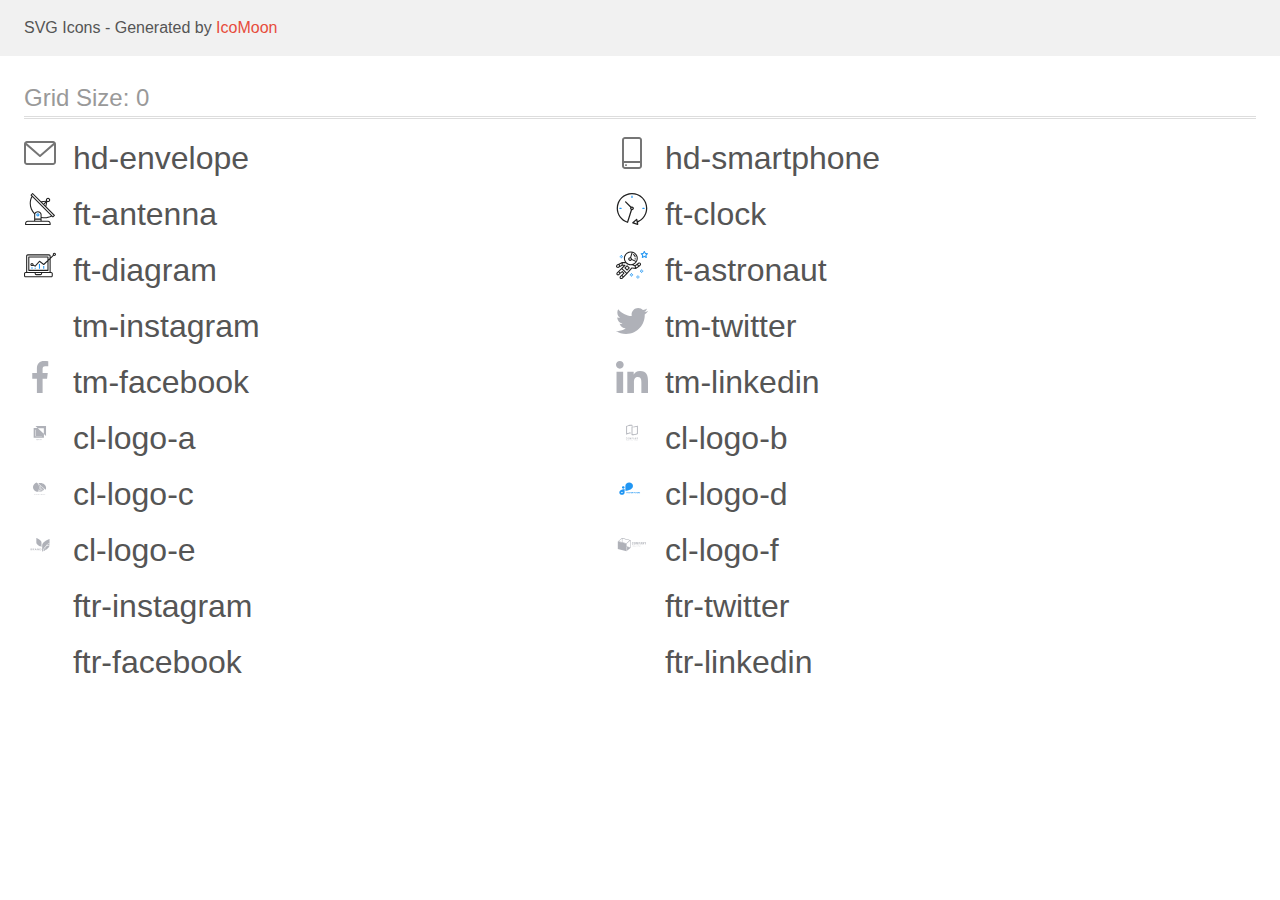
<file: images/icons/icomoon/demo.html>
<!doctype html>
<html>
<head>
    <title>IcoMoon - SVG Icons</title>
    <meta charset="utf-8">
    <meta name="viewport" content="width=device-width, initial-scale=1">
    <link rel="stylesheet" href="demo-files/demo.css">
    <link rel="stylesheet" href="style.css">
</head>
<body>
<svg aria-hidden="true" style="position: absolute; width: 0; height: 0; overflow: hidden;" version="1.1" xmlns="http://www.w3.org/2000/svg" xmlns:xlink="http://www.w3.org/1999/xlink">
<defs>
<symbol id="hd-envelope" viewBox="0 0 32 32">
<path fill="#757575" style="fill: var(--color1, #757575)" d="M29 4h-26c-1.654 0-3 1.346-3 3v18c0 1.654 1.346 3 3 3h26c1.654 0 3-1.346 3-3v-18c0-1.654-1.346-3-3-3zM29 6c0.136 0 0.266 0.028 0.384 0.078l-13.384 11.6-13.384-11.6c0.113-0.049 0.245-0.078 0.384-0.078h26zM29 26h-26c-0.552 0-1-0.448-1-1v0-16.81l13.344 11.566c0.175 0.152 0.404 0.245 0.656 0.245s0.481-0.093 0.657-0.246l-0.001 0.001 13.344-11.566v16.81c0 0.552-0.448 1-1 1v0z"></path>
</symbol>
<symbol id="hd-smartphone" viewBox="0 0 32 32">
<path fill="#757575" style="fill: var(--color1, #757575)" d="M23 0h-14c-1.654 0-3 1.346-3 3v26c0 1.654 1.346 3 3 3h14c1.654 0 3-1.346 3-3v-26c0-1.654-1.346-3-3-3zM9 2h14c0.552 0 1 0.448 1 1v0 21h-16v-21c0-0.552 0.448-1 1-1v0zM23 30h-14c-0.552 0-1-0.448-1-1v0-3h16v3c0 0.552-0.448 1-1 1v0z"></path>
<path fill="#757575" style="fill: var(--color1, #757575)" d="M10.708 27.478c0.18 0.163 0.293 0.399 0.293 0.66s-0.113 0.497-0.292 0.659l-0.001 0.001c-0.186 0.17-0.435 0.275-0.708 0.275s-0.522-0.104-0.709-0.275l0.001 0.001c-0.18-0.163-0.293-0.399-0.293-0.66s0.113-0.497 0.292-0.659l0.001-0.001c0.186-0.17 0.435-0.275 0.708-0.275s0.522 0.104 0.709 0.275l-0.001-0.001z"></path>
</symbol>
<symbol id="ft-antenna" viewBox="0 0 32 32">
<path fill="#212121" style="fill: var(--color2, #212121)" d="M30.773 22.098l-8.443-8.505 0.937-4.616c0.225 0.090 0.485 0.144 0.758 0.146h0.007c0.008 0 0.017 0 0.026 0 1.192 0 2.159-0.967 2.159-2.159s-0.967-2.159-2.159-2.159c-1.192 0-2.159 0.967-2.159 2.159 0 0.259 0.046 0.508 0.13 0.739l-0.005-0.015-4.96 0.606-8.091-8.133c-0.096-0.098-0.229-0.159-0.376-0.16h-0c-0.14 0.001-0.274 0.057-0.373 0.155l-1.512 1.504c-0.096 0.097-0.156 0.23-0.156 0.377s0.060 0.281 0.156 0.377v0l0.814 0.825c-1.143 2.062-1.816 4.522-1.816 7.139 0 4.106 1.656 7.824 4.336 10.525l-0.001-0.001c0.043 0.041 0.092 0.074 0.146 0.097-0.032 0.164-0.051 0.353-0.052 0.546v6.188h-6.4c-1.472 0.001-2.666 1.194-2.667 2.666v1.067c0 0.295 0.239 0.534 0.534 0.534h24.534c0.294 0 0.533-0.239 0.533-0.534v-1.067c-0.002-1.472-1.195-2.665-2.666-2.666h-6.4v-2.742c1.003 0.21 2.024 0.317 3.049 0.32 2.58-0.003 5.005-0.663 7.117-1.822l-0.077 0.039 0.818 0.823c0.099 0.101 0.235 0.159 0.376 0.16 0.14-0.001 0.274-0.057 0.373-0.155l1.512-1.504c0.096-0.097 0.156-0.23 0.156-0.377s-0.060-0.281-0.156-0.377v0zM23.28 6.233c0.193-0.192 0.459-0.31 0.752-0.31 0.589 0 1.067 0.478 1.067 1.066s-0.477 1.066-1.067 1.066c-0 0-0 0-0 0h-0.004c-0.587-0.003-1.061-0.479-1.061-1.066 0-0.295 0.12-0.563 0.314-0.756l0-0h-0.002zM22.024 9.737l-0.598 2.946-1.175-1.183 1.774-1.763zM21.419 8.835l-1.92 1.909-1.486-1.493 3.406-0.416zM24.004 28.8c0.884 0 1.6 0.716 1.6 1.6v0 0.534h-23.466v-0.534c0-0.884 0.716-1.6 1.6-1.6v0h20.267zM16.538 26.666v1.067h-5.334v-1.067h5.334zM11.204 25.6v-4.053c0-1.294 1.196-2.346 2.667-2.346s2.667 1.053 2.667 2.346v4.053h-5.334zM17.604 23.904v-2.357c0-1.882-1.675-3.413-3.733-3.413-0.017-0-0.038-0-0.058-0-1.353 0-2.54 0.707-3.213 1.771l-0.009 0.016c-2.36-2.482-3.812-5.846-3.812-9.55 0-2.314 0.567-4.496 1.569-6.414l-0.036 0.077 18.602 18.709c-1.823 0.947-3.979 1.502-6.266 1.502-1.079 0-2.128-0.124-3.136-0.357l0.093 0.018zM28.893 23.22l-21.057-21.181 0.754-0.752 7.935 7.98c0.004 0 0.006 0.007 0.010 0.010l13.114 13.191-0.757 0.752z"></path>
<path fill="#2196f3" style="fill: var(--color3, #2196f3)" d="M13.876 20.267h-0.005c-0.001 0-0.002 0-0.002 0-0.884 0-1.6 0.716-1.6 1.6s0.715 1.599 1.597 1.6h0.005c0.001 0 0.001 0 0.002 0 0.884 0 1.6-0.716 1.6-1.6s-0.715-1.599-1.598-1.6h-0zM14.249 22.245c-0.096 0.096-0.229 0.155-0.376 0.155-0.295 0-0.534-0.239-0.534-0.534s0.238-0.533 0.532-0.533h0c0.293 0.001 0.531 0.239 0.531 0.533 0 0.148-0.060 0.282-0.157 0.378l-0 0h0.005z"></path>
</symbol>
<symbol id="ft-clock" viewBox="0 0 32 32">
<path fill="#212121" style="fill: var(--color2, #212121)" d="M31.296 15.301c-0.001-8.452-6.855-15.303-15.308-15.301s-15.303 6.855-15.301 15.308c0.002 6.788 4.422 12.543 10.541 14.545l0.108 0.031c0.061 0.019 0.123 0.029 0.187 0.029 0.12 0 0.238-0.032 0.342-0.094 0.135-0.080 0.236-0.207 0.283-0.357l3.865-12.25c1.054-0.004 1.906-0.859 1.906-1.913 0-1.056-0.856-1.913-1.913-1.913-0.303 0-0.59 0.071-0.845 0.196l0.011-0.005-5.106-5.107c-0.114-0.11-0.271-0.179-0.443-0.179-0.352 0-0.638 0.286-0.638 0.638 0 0.172 0.068 0.328 0.179 0.443l-0-0 5.103 5.109c-0.121 0.241-0.191 0.525-0.191 0.826 0 0.602 0.283 1.137 0.723 1.48l0.004 0.003-3.682 11.673c-7.278-2.681-11.004-10.754-8.324-18.032s10.754-11.004 18.032-8.323c7.278 2.681 11.004 10.754 8.323 18.032-1.345 3.581-4.003 6.406-7.374 7.938l-0.088 0.036-0.398-1.874c-0.063-0.291-0.318-0.506-0.624-0.506-0.164 0-0.313 0.062-0.426 0.163l0.001-0.001-3.837 3.426c-0.132 0.117-0.214 0.287-0.214 0.477 0 0.283 0.185 0.524 0.441 0.606l0.005 0.001 4.899 1.563c0.058 0.020 0.126 0.031 0.196 0.031 0.352 0 0.637-0.285 0.637-0.637 0-0.047-0.005-0.093-0.015-0.138l0.001 0.004-0.391-1.839c5.528-2.374 9.329-7.772 9.329-14.057 0-0.011 0-0.023-0-0.034v0.002zM15.992 14.664c0.352 0 0.638 0.286 0.638 0.638s-0.285 0.638-0.638 0.638v0c-0.352 0-0.638-0.286-0.638-0.638s0.286-0.638 0.638-0.638v0zM18.092 29.528l2.184-1.948 0.603 2.84-2.787-0.892z"></path>
<path fill="#2196f3" style="fill: var(--color3, #2196f3)" d="M15.354 3.185v1.275c0 0.352 0.286 0.638 0.638 0.638s0.638-0.285 0.638-0.638v0-1.275c0-0.352-0.285-0.638-0.638-0.638s-0.638 0.285-0.638 0.638v0zM3.876 14.664c-0.352 0-0.638 0.286-0.638 0.638s0.285 0.638 0.638 0.638h1.275c0.352 0 0.638-0.286 0.638-0.638s-0.285-0.638-0.638-0.638h-1.275zM28.108 15.939c0.352 0 0.638-0.286 0.638-0.638s-0.285-0.638-0.638-0.638h-1.275c-0.352 0-0.638 0.286-0.638 0.638s0.285 0.638 0.638 0.638h1.275z"></path>
</symbol>
<symbol id="ft-diagram" viewBox="0 0 32 32">
<path fill="#2196f3" style="fill: var(--color3, #2196f3)" d="M14.926 14.965h1.066v4.798h-1.066v-4.798zM19.19 17.097h1.066v2.665h-1.066v-2.665zM10.661 18.696h1.066v1.066h-1.066v-1.066zM7.463 18.163h1.066v1.599h-1.066v-1.599z"></path>
<path fill="#212121" style="fill: var(--color2, #212121)" d="M1.599 28.291h25.586c0 0 0 0 0 0 0.883 0 1.599-0.716 1.599-1.599v0-2.132c0-0.883-0.716-1.599-1.599-1.599v0h-0.533v-13.294l3.028-2.868c0.207 0.104 0.452 0.166 0.711 0.166 0.888 0 1.608-0.72 1.608-1.608s-0.72-1.608-1.608-1.608c-0.888 0-1.608 0.72-1.608 1.608 0 0.247 0.056 0.481 0.155 0.69l-0.004-0.010-2.281 2.162v-1.23c0-0.883-0.716-1.599-1.599-1.599v0h-21.323c-0.883 0-1.599 0.716-1.599 1.599v0 15.992h-0.533c-0.883 0-1.599 0.716-1.599 1.599v0 2.132c0 0.883 0.716 1.599 1.599 1.599v0zM30.384 4.837c0.294 0 0.533 0.239 0.533 0.533s-0.239 0.533-0.533 0.533v0c-0.294 0-0.533-0.239-0.533-0.533s0.239-0.533 0.533-0.533v0zM3.198 6.969c0-0.294 0.239-0.533 0.533-0.533h21.323c0.294 0 0.533 0.239 0.533 0.533v2.239l-1.066 1.013v-2.185c0-0.295-0.239-0.534-0.534-0.534h-19.189c-0.294 0-0.534 0.239-0.534 0.533v13.327c0 0.294 0.239 0.533 0.534 0.533h19.189c0.295 0 0.534-0.239 0.534-0.533v-9.675l1.066-1.010v12.283h-22.389v-15.991zM7.996 13.899c-0.001 0-0.003 0-0.005 0-0.883 0-1.599 0.716-1.599 1.599s0.716 1.599 1.599 1.599c0.432 0 0.824-0.172 1.112-0.45l-0 0 1.853 0.93c0.215 0.107 0.476 0.057 0.636-0.122l3.939-4.432 3.872 2.902c0.208 0.155 0.498 0.139 0.686-0.039l3.365-3.188v8.131h-18.123v-12.261h18.123v2.661l-3.771 3.572-3.904-2.927c-0.088-0.067-0.2-0.107-0.32-0.107-0.158 0-0.3 0.069-0.398 0.178l-0 0.001-3.993 4.493-1.493-0.746c0.011-0.064 0.017-0.128 0.020-0.193 0-0.883-0.716-1.599-1.599-1.599v0zM8.529 15.498c0 0.294-0.239 0.533-0.533 0.533s-0.533-0.239-0.533-0.533v0c0-0.294 0.239-0.533 0.533-0.533s0.533 0.239 0.533 0.533v0zM11.727 24.026h5.33v0.533c0 0.294-0.238 0.533-0.533 0.533h-4.265c-0.294 0-0.533-0.239-0.533-0.533v0-0.533zM1.067 24.56c0-0.294 0.238-0.533 0.533-0.533h9.062v0.533c0 0.883 0.716 1.599 1.599 1.599v0h4.265c0.883 0 1.599-0.716 1.599-1.599v0-0.533h9.062c0.294 0 0.533 0.239 0.533 0.533v2.132c0 0.294-0.239 0.533-0.533 0.533h-25.586c-0 0-0 0-0 0-0.294 0-0.533-0.239-0.533-0.533 0 0 0 0 0 0v0-2.132z"></path>
</symbol>
<symbol id="ft-astronaut" viewBox="0 0 32 32">
<path fill="#2196f3" style="fill: var(--color3, #2196f3)" d="M31.974 4.524c-0.064-0.191-0.227-0.332-0.427-0.362l-0.003-0-1.911-0.278-0.855-1.731c-0.179-0.365-0.777-0.365-0.956 0l-0.855 1.731-1.911 0.278c-0.26 0.039-0.457 0.26-0.457 0.528 0 0.15 0.062 0.285 0.161 0.382l1.383 1.348-0.326 1.903c-0.034 0.2 0.048 0.402 0.212 0.522 0.166 0.12 0.383 0.135 0.562 0.040l1.709-0.899 1.709 0.899c0.072 0.038 0.157 0.061 0.247 0.061 0.295 0 0.534-0.239 0.534-0.534 0-0.031-0.003-0.062-0.008-0.092l0 0.003-0.326-1.903 1.383-1.348c0.099-0.097 0.161-0.233 0.161-0.382 0-0.059-0.009-0.115-0.027-0.168l0.001 0.004zM29.511 5.851c-0.126 0.122-0.183 0.299-0.153 0.472l0.191 1.114-1-0.526c-0.072-0.039-0.158-0.062-0.249-0.062s-0.177 0.023-0.252 0.063l0.003-0.001-1 0.526 0.191-1.114c0.005-0.027 0.008-0.059 0.008-0.091 0-0.149-0.061-0.285-0.16-0.381l-0-0-0.811-0.79 1.119-0.162c0.174-0.025 0.324-0.134 0.402-0.292l0.5-1.013 0.5 1.013c0.078 0.158 0.228 0.267 0.402 0.292l1.119 0.162-0.809 0.79zM26.134 20.522h-1.067v1.067h1.067v-1.067zM26.134 22.656h-1.067v1.066h1.067v-1.066zM27.2 21.589h-1.067v1.067h1.067v-1.067zM25.067 21.589h-1.067v1.067h1.067v-1.067zM22.4 26.389h-1.067v1.067h1.067v-1.067zM22.4 28.523h-1.067v1.067h1.067v-1.067zM23.467 27.456h-1.067v1.067h1.067v-1.067zM21.334 27.456h-1.067v1.067h1.067v-1.067zM16 24.256h-1.066v1.067h1.066v-1.067zM16 26.389h-1.066v1.067h1.066v-1.067zM17.067 25.322h-1.067v1.067h1.067v-1.067zM14.934 25.322h-1.067v1.067h1.067v-1.067zM5.867 6.122h-1.066v1.066h1.066v-1.066zM5.867 8.256h-1.066v1.066h1.066v-1.066zM6.933 7.189h-1.067v1.067h1.066v-1.067zM4.8 7.189h-1.067v1.067h1.067v-1.067z"></path>
<path fill="#212121" style="fill: var(--color2, #212121)" d="M24.715 14.16c-0.28-0.376-0.698-0.636-1.179-0.703l-0.009-0.001c-0.076-0.012-0.164-0.018-0.254-0.018-0.411 0-0.789 0.139-1.090 0.373l0.004-0.003-1.253 0.96-1.898 1.417-1.358-0.541c2.421-1.086 4.113-3.508 4.113-6.32 0-3.823-3.122-6.934-6.961-6.934s-6.961 3.11-6.961 6.934c0 1.386 0.415 2.674 1.12 3.759l-2.768-0.024c-0.009 0-0.016 0.005-0.023 0.005-0.057 0.003-0.11 0.014-0.159 0.033l0.004-0.001c-0.013 0.005-0.026 0.007-0.038 0.013-0.006 0.003-0.013 0.003-0.019 0.006l-3.233 1.596c-0 0-0.001 0-0.001 0.001l-1.893 0.91c-0.024 0.011-0.045 0.023-0.065 0.036l0.001-0.001c-0.482 0.324-0.795 0.867-0.795 1.483 0 0.297 0.073 0.577 0.201 0.823l-0.005-0.010c0.22 0.424 0.592 0.742 1.043 0.885l0.013 0.003c0.161 0.053 0.345 0.083 0.537 0.083 0.308 0 0.598-0.078 0.851-0.216l-0.009 0.005 1.388-0.738 2.264-1.169 1.357-0.008-5.442 5.415c0 0.001-0.001 0.001-0.001 0.001l-1.339 1.333c-0.303 0.299-0.491 0.714-0.491 1.173 0 0.002 0 0.003 0 0.005v-0c0.002 0.919 0.748 1.664 1.667 1.664 0.001 0 0.002 0 0.002 0h-0c0.428 0 0.854-0.162 1.18-0.485l1.314-1.309 1.741-1.3 0.901 0.897-3.102 3.088c-0.303 0.299-0.491 0.714-0.491 1.173 0 0.001 0 0.003 0 0.004v-0c0 0.445 0.174 0.864 0.49 1.179 0.302 0.3 0.717 0.485 1.176 0.485 0.001 0 0.002 0 0.003 0h-0c0.427 0 0.855-0.162 1.18-0.485l4.488-4.472c0.007-0.006 0.016-0.009 0.022-0.016l5.166-5.658 3.471 0.494c0.025 0.004 0.050 0.006 0.075 0.006 0.064 0 0.127-0.016 0.187-0.038 0.017-0.006 0.032-0.015 0.049-0.023 0.019-0.010 0.039-0.015 0.058-0.027l3.213-2.133c0.012-0.008 0.018-0.021 0.029-0.030 0.013-0.010 0.029-0.014 0.041-0.026l1.271-1.191c0.348-0.326 0.564-0.787 0.564-1.3 0-0.4-0.132-0.769-0.355-1.066l0.003 0.005zM2.13 17.77c-0.098 0.054-0.215 0.086-0.34 0.086-0.078 0-0.153-0.013-0.224-0.036l0.005 0.001c-0.294-0.093-0.504-0.364-0.504-0.683 0-0.235 0.114-0.444 0.289-0.575l0.002-0.001 1.314-0.632 0.316 0.924 0.133 0.389-0.992 0.527zM5.627 15.942l-1.548 0.8-0.255-0.746-0.184-0.537 2.027-1.001-0.040 1.484zM20.727 9.322c0 0.918-0.219 1.785-0.599 2.56l-4.181-1.899c-0.044-0.575-0.342-1.072-0.782-1.384l-0.006-0.004 1.464-4.861c2.377 0.757 4.104 2.975 4.104 5.588zM8.938 9.322c0-3.235 2.644-5.867 5.894-5.867 0.253 0 0.5 0.022 0.745 0.053l-1.432 4.753c-0.019 0-0.037-0.006-0.057-0.006-0 0-0.001 0-0.001 0-1.032 0-1.869 0.835-1.872 1.867v0c0.003 1.031 0.84 1.867 1.872 1.867 0 0 0 0 0.001 0h-0c0.695 0 1.295-0.383 1.618-0.944l3.863 1.755c-1.075 1.447-2.795 2.39-4.737 2.39-3.25 0-5.894-2.632-5.894-5.867zM14.895 10.122c0 0.441-0.362 0.8-0.806 0.8-0 0-0.001 0-0.001 0-0.443 0-0.802-0.358-0.804-0.8v-0c0-0.441 0.361-0.8 0.806-0.8s0.806 0.359 0.806 0.8zM2.464 25.146c-0.11 0.109-0.261 0.176-0.428 0.176s-0.317-0.067-0.427-0.175l0 0c-0.109-0.108-0.176-0.257-0.176-0.422s0.067-0.314 0.176-0.422l0-0 0.962-0.959 0.852 0.848-0.959 0.954zM5.678 28.88c-0.11 0.109-0.261 0.176-0.428 0.176s-0.317-0.067-0.427-0.175l0 0c-0.109-0.108-0.176-0.257-0.176-0.422s0.067-0.314 0.176-0.422l0-0 0.963-0.959 0.852 0.848-0.96 0.955zM9.16 25.411l-0.001 0.001-1.765 1.76-0.852-0.848 1.765-1.757c0.040-0.040 0.065-0.088 0.090-0.136 0.007-0.014 0.020-0.026 0.026-0.040 0.016-0.041 0.019-0.085 0.026-0.128 0.003-0.025 0.014-0.048 0.014-0.073 0-0.035-0.013-0.070-0.020-0.105-0.006-0.032-0.006-0.064-0.019-0.096-0.025-0.053-0.055-0.098-0.092-0.138l0 0c-0.010-0.012-0.014-0.026-0.025-0.038h-0.001s0-0.001-0.001-0.002l-1.607-1.6c-0.017-0.017-0.039-0.024-0.058-0.038-0.025-0.021-0.054-0.040-0.084-0.056l-0.003-0.001c-0.026-0.012-0.058-0.023-0.090-0.031l-0.003-0.001c-0.030-0.009-0.065-0.017-0.101-0.020l-0.002-0c-0.007-0-0.015-0-0.023-0-0.026 0-0.051 0.002-0.075 0.005l0.003-0c-0.036 0.005-0.069 0.009-0.104 0.021s-0.064 0.027-0.094 0.045c-0.020 0.011-0.043 0.015-0.061 0.029l-1.774 1.324-0.901-0.897 2.399-2.386 4.36 4.289-0.928 0.919zM15.979 18.394c-0.016-0.002-0.030 0.004-0.046 0.003-0.008-0-0.017-0.001-0.027-0.001-0.031 0-0.062 0.003-0.092 0.008l0.003-0c-0.070 0.011-0.132 0.035-0.187 0.070l0.002-0.001c-0.030 0.018-0.057 0.037-0.083 0.061-0.013 0.011-0.028 0.016-0.040 0.029l-4.698 5.146-4.328-4.256 2.833-2.818c0.096-0.097 0.156-0.23 0.156-0.377 0-0.295-0.239-0.534-0.534-0.534-0.001 0-0.001 0-0.002 0h0l-2.219 0.013 0.028-1.607 3.104 0.027c1.264 1.297 3.027 2.101 4.978 2.101 0.001 0 0.002 0 0.003 0h-0c0.438 0 0.864-0.046 1.28-0.122 0.040 0.032 0.080 0.064 0.129 0.085l2.41 0.96 0.152 0.758 0.178 0.886-3.003-0.427zM20.020 18.572l-0.313-1.558 1.446-1.080 0.946 1.257-2.080 1.381zM23.773 15.741l-0.837 0.785-0.931-1.236 0.831-0.637c0.155-0.119 0.351-0.168 0.543-0.143 0.193 0.027 0.364 0.128 0.48 0.284 0.088 0.117 0.141 0.265 0.141 0.426 0 0.206-0.087 0.391-0.226 0.521l-0 0z"></path>
<path fill="#212121" style="fill: var(--color2, #212121)" d="M13.602 18.544l-2.143-2.134c-0.096-0.096-0.229-0.155-0.376-0.155s-0.28 0.059-0.376 0.155l-2.143 2.133c-0.097 0.097-0.156 0.23-0.156 0.378s0.060 0.281 0.156 0.378l-0-0 2.142 2.134c0.096 0.096 0.229 0.156 0.376 0.156s0.28-0.059 0.376-0.156v0l2.143-2.134c0.097-0.097 0.157-0.23 0.157-0.378s-0.060-0.281-0.157-0.378l-0-0zM11.083 20.303l-1.387-1.381 1.386-1.381 1.387 1.381-1.387 1.381zM17.164 5.071l-0.258 1.036c0.071 0.018 1.738 0.452 1.738 2.149h1.067c0-2.017-1.666-2.965-2.547-3.184zM19.711 9.322h-1.067v1.066h1.067v-1.066z"></path>
</symbol>
<symbol id="tm-instagram" viewBox="0 0 32 32">
<path fill="#fff" style="fill: var(--color4, #fff)" d="M31.968 9.408c-0.074-1.701-0.349-2.869-0.742-3.882-0.424-1.111-1.054-2.059-1.85-2.837l-0.001-0.001c-0.78-0.792-1.724-1.419-2.778-1.827l-0.054-0.018c-1.019-0.394-2.181-0.667-3.882-0.742-1.712-0.082-2.256-0.101-6.602-0.101-4.344 0-4.888 0.019-6.595 0.094-1.699 0.074-2.869 0.349-3.88 0.742-1.112 0.424-2.060 1.054-2.839 1.85l-0.001 0.001c-0.791 0.78-1.418 1.724-1.825 2.778l-0.018 0.054c-0.395 1.019-0.669 2.181-0.744 3.882-0.082 1.712-0.101 2.256-0.101 6.602 0 4.344 0.019 4.888 0.094 6.595 0.075 1.701 0.35 2.869 0.744 3.882 0.426 1.11 1.055 2.057 1.849 2.837l0.001 0.001c0.8 0.813 1.77 1.443 2.832 1.843 1.019 0.395 2.182 0.67 3.882 0.744 1.707 0.075 2.251 0.094 6.595 0.094 4.346 0 4.89-0.019 6.595-0.094 1.701-0.074 2.869-0.349 3.882-0.742 2.157-0.85 3.833-2.526 4.664-4.628l0.019-0.055c0.394-1.019 0.669-2.182 0.744-3.882 0.075-1.707 0.093-2.251 0.093-6.595s-0.006-4.888-0.080-6.595zM29.088 22.474c-0.070 1.563-0.333 2.406-0.55 2.97-0.552 1.399-1.64 2.486-3.004 3.024l-0.036 0.012c-0.56 0.219-1.411 0.482-2.968 0.55-1.688 0.075-2.194 0.094-6.464 0.094-4.269 0-4.782-0.019-6.464-0.094-1.563-0.069-2.406-0.331-2.97-0.55-0.721-0.269-1.334-0.676-1.836-1.192l-0.001-0.001c-0.517-0.503-0.924-1.117-1.184-1.803l-0.011-0.034c-0.218-0.563-0.48-1.413-0.549-2.97-0.075-1.688-0.094-2.195-0.094-6.464 0-4.27 0.019-4.784 0.094-6.464 0.069-1.563 0.331-2.406 0.549-2.97 0.269-0.722 0.678-1.337 1.198-1.837l0.002-0.002c0.504-0.517 1.119-0.923 1.806-1.182l0.034-0.011c0.56-0.219 1.411-0.48 2.968-0.55 1.688-0.074 2.195-0.093 6.464-0.093 4.275 0 4.782 0.019 6.464 0.093 1.563 0.069 2.406 0.331 2.97 0.55 0.693 0.256 1.325 0.662 1.837 1.194 0.531 0.52 0.938 1.144 1.195 1.84 0.218 0.56 0.48 1.411 0.549 2.968 0.075 1.688 0.094 2.194 0.094 6.464 0 4.269-0.019 4.768-0.094 6.458z"></path>
<path fill="#fff" style="fill: var(--color4, #fff)" d="M16.059 7.782c-4.539 0.002-8.218 3.682-8.219 8.221v0c0.091 4.471 3.737 8.060 8.221 8.060s8.13-3.589 8.221-8.052l0-0.009c-0.001-4.54-3.681-8.22-8.221-8.221h-0zM16.059 21.334c-2.945-0-5.332-2.388-5.332-5.333s2.388-5.333 5.333-5.333c0 0 0.001 0 0.001 0h-0c2.946 0 5.334 2.388 5.334 5.334s-2.388 5.334-5.334 5.334v0zM26.525 7.458c0 1.060-0.86 1.92-1.92 1.92s-1.92-0.86-1.92-1.92v0c0-1.060 0.86-1.92 1.92-1.92s1.92 0.86 1.92 1.92v0z"></path>
</symbol>
<symbol id="tm-twitter" viewBox="0 0 32 32">
<path fill="#afb1b8" style="fill: var(--color5, #afb1b8)" d="M32 6.078c-1.1 0.493-2.376 0.857-3.713 1.028l-0.068 0.007c1.36-0.817 2.382-2.078 2.873-3.579l0.013-0.046c-1.197 0.722-2.591 1.273-4.076 1.573l-0.084 0.014c-1.2-1.279-2.9-2.076-4.787-2.076-3.622 0-6.558 2.936-6.558 6.558 0 0.001 0 0.003 0 0.004v-0c0 0.52 0.043 1.021 0.152 1.496-5.454-0.266-10.28-2.88-13.522-6.861-0.564 0.949-0.899 2.092-0.902 3.313v0.001c0 2.272 1.171 4.286 2.914 5.451-1.091-0.030-2.107-0.325-2.994-0.823l0.033 0.017v0.072c0.003 3.165 2.236 5.807 5.213 6.44l0.043 0.008c-0.499 0.136-1.071 0.215-1.662 0.215-0.020 0-0.041-0-0.061-0l0.003 0c-0.419 0-0.843-0.024-1.242-0.112 0.85 2.598 3.261 4.509 6.13 4.57-2.215 1.746-5.045 2.8-8.122 2.8-0.004 0-0.008 0-0.013 0h0.001c-0.018 0-0.040 0-0.062 0-0.531 0-1.055-0.034-1.569-0.099l0.061 0.006c2.826 1.846 6.287 2.944 10.004 2.944 0.021 0 0.042-0 0.063-0h-0.003c12.072 0 18.672-10 18.672-18.669 0-0.288-0.010-0.57-0.024-0.848 1.299-0.936 2.39-2.064 3.258-3.355l0.030-0.047z"></path>
</symbol>
<symbol id="tm-facebook" viewBox="0 0 32 32">
<path fill="#afb1b8" style="fill: var(--color5, #afb1b8)" d="M21.328 5.312h2.923v-5.088c-1.232-0.143-2.66-0.224-4.107-0.224-0.052 0-0.104 0-0.157 0l0.008-0c-4.213 0-7.099 2.65-7.099 7.52v4.48h-4.646v5.688h4.646v14.312h5.699v-14.31h4.459l0.709-5.688h-5.17v-3.922c0-1.643 0.443-2.768 2.734-2.768z"></path>
</symbol>
<symbol id="tm-linkedin" viewBox="0 0 32 32">
<path fill="#afb1b8" style="fill: var(--color5, #afb1b8)" d="M31.992 32h0.008v-11.738c0-5.741-1.235-10.163-7.947-10.163-3.227 0-5.392 1.77-6.277 3.45h-0.093v-2.914h-6.365v21.363h6.627v-10.578c0-2.786 0.528-5.48 3.978-5.48 3.398 0 3.45 3.179 3.45 5.658v10.402h6.619zM0.528 10.635h6.635v21.365h-6.635v-21.365zM3.843 0c-2.123 0-3.843 1.721-3.843 3.843v0c0 2.12 1.722 3.878 3.843 3.878 2.12 0 3.842-1.757 3.842-3.878s-1.72-3.841-3.841-3.843h-0z"></path>
</symbol>
<symbol id="cl-logo-a" viewBox="0 0 32 32">
<path fill="#afb1b8" style="fill: var(--color5, #afb1b8)" d="M11.472 9.057l2.116 2.003-3.927-0.002v9.717h10.264v-3.715l2.113 2.001v-10.003h-10.566zM19.832 16.824l-5.998-5.678h5.998v5.678zM17.969 19.352h-6.685v-6.535h0.472v6.092h6.212v0.442zM12.863 22.068l-0.247 0.509-0.247-0.509h-0.207l0.36 0.678v0.395h0.187v-0.395l0.36-0.678h-0.206zM13.174 23.141l0.087-0.25h0.416l0.088 0.25h0.195l-0.406-1.073h-0.168l-0.405 1.073h0.194zM13.468 22.296l0.155 0.445h-0.311l0.155-0.445zM14.452 22.715c-0.025 0.038-0.040 0.084-0.040 0.134 0 0.001 0 0.001 0 0.002v-0c0 0.091 0.032 0.164 0.095 0.22s0.149 0.084 0.255 0.084c0.106 0 0.198-0.029 0.274-0.086l0.060 0.072h0.208l-0.158-0.187c0.062-0.085 0.093-0.193 0.093-0.325h-0.155c0 0.072-0.015 0.138-0.045 0.197l-0.207-0.245 0.073-0.053c0.044-0.030 0.082-0.067 0.11-0.111l0.001-0.001c0.021-0.035 0.034-0.077 0.034-0.122 0-0.001 0-0.001 0-0.002v0c0-0.001 0-0.003 0-0.004 0-0.066-0.029-0.125-0.075-0.166l-0-0c-0.048-0.043-0.111-0.070-0.181-0.070-0.004 0-0.007 0-0.011 0l0.001-0c-0.086 0-0.155 0.025-0.206 0.074s-0.077 0.115-0.077 0.199c0 0.034 0.008 0.070 0.024 0.107s0.046 0.081 0.088 0.134c-0.079 0.057-0.133 0.106-0.16 0.148zM14.936 22.952c-0.046 0.037-0.105 0.060-0.169 0.060h-0c-0.003 0-0.006 0-0.009 0-0.046 0-0.088-0.018-0.12-0.047l0 0c-0.030-0.029-0.048-0.070-0.048-0.115 0-0.002 0-0.004 0-0.006v0c0-0.057 0.030-0.109 0.088-0.153l0.023-0.016 0.234 0.277zM14.744 22.477c-0.051-0.063-0.076-0.114-0.076-0.155 0-0.036 0.011-0.066 0.031-0.089 0.019-0.022 0.048-0.036 0.079-0.036 0.002 0 0.003 0 0.005 0h-0c0.001-0 0.002-0 0.004-0 0.030 0 0.056 0.012 0.076 0.030l-0-0c0.021 0.020 0.032 0.044 0.032 0.072 0 0.001 0 0.003 0 0.004 0 0.040-0.018 0.076-0.046 0.1l-0 0-0.023 0.018-0.082 0.056zM16.49 23.060c0.074-0.064 0.116-0.154 0.127-0.268h-0.186c-0.010 0.077-0.033 0.131-0.070 0.164s-0.092 0.049-0.165 0.049c-0.080 0-0.141-0.030-0.183-0.091s-0.062-0.149-0.062-0.266v-0.095c0.001-0.115 0.023-0.201 0.066-0.26s0.106-0.089 0.187-0.089c0.070 0 0.123 0.017 0.159 0.051s0.059 0.090 0.068 0.167h0.186c-0.012-0.117-0.054-0.208-0.126-0.273s-0.168-0.097-0.286-0.097c-0.088 0-0.165 0.021-0.233 0.063-0.067 0.043-0.12 0.104-0.153 0.176l-0.001 0.003c-0.034 0.075-0.054 0.163-0.054 0.255 0 0.004 0 0.009 0 0.013v-0.001 0.1c0.002 0.099 0.020 0.185 0.055 0.26s0.086 0.132 0.15 0.173c0.065 0.040 0.141 0.060 0.226 0.060 0.122 0 0.22-0.032 0.294-0.096zM17.586 22.91c0.036-0.080 0.055-0.172 0.055-0.277v-0.059c0-0.003 0-0.007 0-0.011 0-0.095-0.021-0.186-0.058-0.268l0.002 0.004c-0.034-0.076-0.088-0.137-0.155-0.18l-0.002-0.001c-0.068-0.042-0.145-0.063-0.232-0.063s-0.165 0.021-0.233 0.064c-0.067 0.042-0.12 0.103-0.157 0.184-0.035 0.078-0.055 0.168-0.055 0.264 0 0.005 0 0.009 0 0.014v-0.001 0.060c0.001 0.103 0.019 0.193 0.056 0.272s0.090 0.139 0.158 0.182c0.068 0.042 0.146 0.063 0.233 0.063 0.088 0 0.166-0.021 0.233-0.063s0.12-0.104 0.156-0.183zM17.387 22.303c0.045 0.063 0.068 0.155 0.068 0.274v0.056c0 0.121-0.022 0.213-0.067 0.276s-0.107 0.095-0.19 0.095c-0.002 0-0.005 0-0.008 0-0.076 0-0.143-0.038-0.183-0.096l-0-0.001c-0.046-0.064-0.069-0.155-0.069-0.273v-0.062c0.001-0.115 0.024-0.205 0.069-0.267 0.040-0.058 0.107-0.095 0.182-0.095 0.003 0 0.005 0 0.008 0h-0c0.083 0 0.146 0.032 0.191 0.095z"></path>
</symbol>
<symbol id="cl-logo-b" viewBox="0 0 32 32">
<path fill="#afb1b8" style="fill: var(--color5, #afb1b8)" d="M15.129 8.735h-0.041c-0.063-0.004-0.127-0.005-0.19-0.007h-0.137c-0.12 0-0.242 0.003-0.363 0.009-0.004-0-0.009-0.001-0.014-0.001s-0.010 0-0.014 0.001l0.001-0c-1.166 0.068-2.248 0.359-3.226 0.832l0.051-0.022-0.13 0.063v6.684l0.306-0.104c0.268-0.092 0.554-0.175 0.849-0.252 0.73-0.195 1.571-0.313 2.437-0.324l0.007-0v0.878c-0.109 0.001-0.215 0.004-0.322 0.009h-0.025c-0.686 0.039-1.329 0.142-1.948 0.304l0.068-0.015c-0.851 0.216-1.596 0.515-2.289 0.898l0.049-0.025v-8.573c0.677-0.402 1.459-0.73 2.288-0.942l0.062-0.014c0.664-0.178 1.426-0.282 2.213-0.286h0.131c0.154 0.004 0.305 0.011 0.446 0.021 0.372 0.026 0.741 0.085 1.103 0.176v0.864c-0.308-0.075-0.673-0.133-1.047-0.16l-0.022-0.001-0.022-0.002c-0.075-0.006-0.149-0.013-0.219-0.013zM16.65 9.618c0.192 0.015 0.39 0.022 0.591 0.022 0.829-0.003 1.631-0.112 2.395-0.314l-0.066 0.015c0.85-0.217 1.596-0.516 2.288-0.898l-0.049 0.025v8.42c-0.677 0.402-1.459 0.73-2.288 0.942l-0.062 0.014c-0.664 0.178-1.427 0.282-2.213 0.285h-0.002c-0.016 0-0.035 0-0.054 0-0.577 0-1.138-0.072-1.672-0.208l0.047 0.010v-8.475c0.13 0.030 0.264 0.058 0.399 0.081 0.223 0.038 0.458 0.065 0.687 0.082zM20.935 9.684l-0.305 0.103c-0.281 0.095-0.565 0.179-0.849 0.254-0.761 0.204-1.635 0.322-2.536 0.325h-0.002c-0.199 0-0.383-0.005-0.56-0.017l-0.244-0.016v6.876l0.209 0.018c0.194 0.017 0.394 0.026 0.596 0.026 0.712-0.003 1.4-0.097 2.055-0.272l-0.057 0.013c0.599-0.152 1.119-0.344 1.612-0.583l-0.050 0.022 0.13-0.063v-6.686z"></path>
<path fill="#afb1b8" style="fill: var(--color5, #afb1b8)" d="M10.789 20.592c-0.082-0.085-0.197-0.138-0.324-0.138-0.006 0-0.011 0-0.017 0l0.001-0c-0.002-0-0.004-0-0.007-0-0.068 0-0.133 0.014-0.193 0.038l0.003-0.001c-0.116 0.047-0.206 0.137-0.25 0.251l-0.001 0.003c-0.024 0.060-0.036 0.125-0.035 0.19v1.145c-0.003 0.081 0.013 0.161 0.045 0.235 0.027 0.059 0.066 0.111 0.115 0.154 0.046 0.038 0.099 0.066 0.157 0.081 0.056 0.015 0.114 0.024 0.171 0.024 0.064 0.001 0.127-0.013 0.185-0.040 0.172-0.076 0.29-0.246 0.29-0.442v-0.128h-0.3v0.102c0 0.002 0 0.005 0 0.007 0 0.034-0.006 0.067-0.018 0.097l0.001-0.002c-0.010 0.025-0.025 0.047-0.043 0.065l-0 0c-0.034 0.027-0.078 0.043-0.125 0.044h-0c-0.005 0.001-0.011 0.001-0.018 0.001-0.050 0-0.095-0.024-0.123-0.062l-0-0c-0.025-0.040-0.040-0.089-0.040-0.142 0-0.004 0-0.008 0-0.012l-0 0.001v-1.068c-0.002-0.059 0.011-0.118 0.037-0.171 0.028-0.042 0.075-0.070 0.129-0.070 0.006 0 0.012 0 0.018 0.001l-0.001-0c0.002-0 0.004-0 0.006-0 0.052 0 0.099 0.025 0.128 0.064l0 0c0.031 0.040 0.050 0.092 0.050 0.147 0 0.002-0 0.005-0 0.007v-0 0.099h0.296v-0.117c0-0.002 0-0.003 0-0.005 0-0.070-0.013-0.137-0.038-0.199l0.001 0.004c-0.023-0.063-0.057-0.116-0.1-0.161l0 0zM12.567 20.58c-0.091-0.078-0.21-0.125-0.34-0.126h-0c-0.061 0-0.122 0.011-0.179 0.032-0.124 0.044-0.221 0.135-0.273 0.251l-0.001 0.003c-0.030 0.070-0.045 0.145-0.044 0.222v1.098c-0.002 0.077 0.013 0.154 0.044 0.225 0.027 0.059 0.066 0.112 0.116 0.154 0.046 0.042 0.1 0.075 0.158 0.097 0.057 0.021 0.118 0.032 0.179 0.032 0.131-0 0.25-0.049 0.341-0.129l-0.001 0c0.048-0.043 0.086-0.095 0.113-0.154 0.031-0.071 0.046-0.148 0.044-0.225v-1.099c0-0.003 0-0.006 0-0.010 0-0.077-0.016-0.15-0.045-0.215l0.001 0.003c-0.028-0.063-0.066-0.116-0.113-0.16l-0-0zM12.427 22.060c0 0.005 0.001 0.011 0.001 0.017 0 0.056-0.023 0.106-0.060 0.142l-0 0c-0.038 0.032-0.087 0.051-0.141 0.051s-0.103-0.019-0.141-0.052l0 0c-0.037-0.036-0.060-0.086-0.060-0.142 0-0.006 0-0.012 0.001-0.018l-0 0.001v-1.099c-0-0.005-0.001-0.011-0.001-0.017 0-0.056 0.023-0.106 0.060-0.142l0-0c0.038-0.032 0.087-0.051 0.141-0.051s0.103 0.019 0.141 0.052l-0-0c0.037 0.036 0.060 0.086 0.060 0.142 0 0.006-0 0.012-0.001 0.018l0-0.001v1.099zM14.903 22.551v-2.080h-0.288l-0.378 1.101h-0.005l-0.381-1.101h-0.285v2.079h0.297v-1.265h0.005l0.291 0.894h0.148l0.293-0.894h0.005v1.265h0.297zM16.591 20.617c-0.046-0.051-0.104-0.091-0.168-0.114-0.061-0.021-0.131-0.032-0.204-0.032-0.004 0-0.008 0-0.012 0h-0.441v2.080h0.296v-0.812h0.152c0.093 0.004 0.184-0.015 0.267-0.057 0.068-0.038 0.123-0.092 0.162-0.157l0.001-0.002c0.034-0.055 0.057-0.117 0.068-0.181 0.010-0.065 0.016-0.141 0.016-0.218 0-0.007-0-0.013-0-0.020v0.001c0.003-0.1-0.007-0.2-0.029-0.297-0.021-0.075-0.059-0.139-0.109-0.191l0 0zM16.438 21.251c-0.001 0.040-0.011 0.077-0.028 0.11l0.001-0.002c-0.017 0.032-0.043 0.057-0.075 0.072l-0.001 0c-0.037 0.017-0.079 0.027-0.124 0.027-0.005 0-0.011-0-0.016-0l0.001 0h-0.135v-0.707h0.153c0.004-0 0.009-0 0.014-0 0.043 0 0.084 0.010 0.121 0.027l-0.002-0.001c0.031 0.018 0.055 0.044 0.069 0.076l0 0.001c0.016 0.037 0.025 0.076 0.026 0.116v0.138c0 0.048 0.003 0.098 0 0.143h-0.003zM17.995 20.471h-0.243l-0.458 2.080h0.296l0.087-0.447h0.404l0.087 0.447h0.296l-0.469-2.080zM17.721 21.821l0.146-0.754h0.005l0.145 0.754h-0.296zM19.909 21.724h-0.005l-0.447-1.253h-0.285v2.080h0.296v-1.251h0.006l0.453 1.25h0.279v-2.079h-0.296v1.253zM21.72 20.471l-0.238 0.827h-0.006l-0.238-0.827h-0.313l0.407 1.201v0.879h0.296v-0.879l0.407-1.201h-0.314zM9.962 23.138h0.143v0.401h0.097v-0.401h0.142v-0.082h-0.382v0.082zM11.163 23.056l-0.187 0.483h0.103l0.040-0.11h0.193l0.041 0.11h0.106l-0.192-0.483h-0.103zM11.148 23.348l0.066-0.179 0.066 0.179h-0.131zM12.35 23.361h0.112v0.062c-0.031 0.025-0.071 0.040-0.115 0.041h-0c-0.002 0-0.005 0-0.007 0-0.039 0-0.073-0.018-0.096-0.046l-0-0c-0.022-0.032-0.036-0.072-0.036-0.115 0-0.004 0-0.008 0-0.011l-0 0.001c0-0.107 0.046-0.161 0.139-0.161 0.003-0 0.007-0.001 0.010-0.001 0.048 0 0.088 0.033 0.099 0.077l0 0.001 0.095-0.019c-0.021-0.094-0.088-0.142-0.205-0.142-0.002-0-0.004-0-0.006-0-0.063 0-0.12 0.024-0.163 0.062l0-0c-0.043 0.043-0.070 0.102-0.070 0.168 0 0.006 0 0.013 0.001 0.019l-0-0.001c-0 0.003-0 0.007-0 0.011 0 0.065 0.024 0.124 0.062 0.17l-0-0c0.043 0.044 0.102 0.071 0.168 0.071 0.005 0 0.010-0 0.016-0l-0.001 0c0.002 0 0.005 0 0.008 0 0.076 0 0.145-0.029 0.197-0.077l-0 0v-0.19h-0.209v0.081zM13.562 23.056h-0.098v0.483h0.338v-0.082h-0.24v-0.401zM14.587 23.056h-0.098v0.483h0.098v-0.483zM15.588 23.378l-0.198-0.322h-0.095v0.483h0.091v-0.315l0.194 0.315h0.097v-0.483h-0.090v0.323zM16.494 23.326h0.241v-0.082h-0.241v-0.106h0.259v-0.082h-0.357v0.483h0.366v-0.082h-0.269v-0.131zM18.69 23.246h-0.19v-0.19h-0.097v0.483h0.097v-0.211h0.19v0.211h0.097v-0.483h-0.097v0.191zM19.602 23.326h0.241v-0.082h-0.241v-0.106h0.26v-0.082h-0.356v0.483h0.366v-0.082h-0.269v-0.131zM20.837 23.326c0.084-0.013 0.127-0.058 0.127-0.134 0-0.004 0.001-0.009 0.001-0.014 0-0.039-0.019-0.073-0.048-0.094l-0-0c-0.036-0.018-0.078-0.029-0.122-0.029-0.007 0-0.013 0-0.020 0.001l0.001-0h-0.205v0.483h0.097v-0.202h0.019c0.002-0 0.005-0 0.008-0 0.019 0 0.037 0.004 0.053 0.011l-0.001-0c0.014 0.009 0.026 0.021 0.034 0.035l0.105 0.153h0.116l-0.059-0.094c-0.027-0.047-0.063-0.086-0.106-0.115l-0.001-0.001zM20.739 23.259h-0.072v-0.121h0.076c0.006-0.001 0.013-0.001 0.020-0.001 0.028 0 0.055 0.005 0.080 0.013l-0.002-0c0.013 0.012 0.021 0.029 0.021 0.047 0 0.021-0.010 0.039-0.025 0.051l-0 0c-0.024 0.008-0.052 0.012-0.081 0.012-0.006 0-0.013-0-0.019-0.001l0.001 0zM21.769 23.326h0.24v-0.082h-0.24v-0.106h0.26v-0.082h-0.357v0.483h0.366v-0.082h-0.269v-0.131z"></path>
</symbol>
<symbol id="cl-logo-c" viewBox="0 0 32 32">
<path fill="#afb1b8" style="fill: var(--color5, #afb1b8)" d="M10.991 21.766c0.005 0 0.010 0.001 0.014 0.003s0.008 0.004 0.012 0.007l-0-0 0.066 0.063c-0.051 0.051-0.114 0.092-0.185 0.12-0.073 0.027-0.157 0.043-0.246 0.043-0.006 0-0.012-0-0.018-0l0.001 0c-0.085 0.002-0.168-0.012-0.247-0.040-0.072-0.026-0.134-0.065-0.187-0.113l0 0c-0.051-0.048-0.091-0.106-0.119-0.171l-0.001-0.003c-0.027-0.064-0.042-0.139-0.042-0.218 0-0.002 0-0.004 0-0.007v0c-0-0.003-0-0.007-0-0.012 0-0.154 0.067-0.292 0.173-0.387l0-0c0.056-0.049 0.123-0.088 0.197-0.114 0.081-0.027 0.168-0.041 0.255-0.040 0.005-0 0.010-0 0.016-0 0.079 0 0.155 0.013 0.225 0.038l-0.005-0.001c0.065 0.025 0.125 0.059 0.177 0.101l-0.055 0.067c-0.004 0.005-0.008 0.009-0.014 0.012l-0 0c-0.005 0.003-0.012 0.005-0.019 0.005-0.001 0-0.002-0-0.003-0h0c-0.009-0-0.017-0.003-0.024-0.007l0 0-0.029-0.018-0.041-0.023c-0.038-0.018-0.081-0.032-0.127-0.040l-0.003-0c-0.027-0.005-0.059-0.007-0.091-0.007-0.003 0-0.005 0-0.008 0h0c-0.002-0-0.004-0-0.006-0-0.063 0-0.124 0.011-0.18 0.031l0.004-0.001c-0.055 0.020-0.103 0.048-0.144 0.085l0-0c-0.041 0.039-0.072 0.085-0.093 0.134s-0.034 0.109-0.034 0.171c0 0.002 0 0.004 0 0.006v-0c-0 0.002-0 0.005-0 0.007 0 0.062 0.012 0.122 0.035 0.176l-0.001-0.003c0.020 0.049 0.051 0.095 0.091 0.134 0.038 0.036 0.085 0.065 0.137 0.083 0.054 0.019 0.111 0.029 0.169 0.029 0.034 0 0.067-0.002 0.101-0.006 0.084-0.009 0.158-0.042 0.218-0.093l-0.001 0c0.008-0.007 0.019-0.011 0.031-0.011h0zM12.892 21.45c0 0.002 0 0.004 0 0.007 0 0.078-0.016 0.152-0.046 0.219l0.001-0.003c-0.029 0.068-0.071 0.126-0.123 0.172l-0 0c-0.055 0.049-0.119 0.087-0.191 0.112l-0.004 0.001c-0.075 0.025-0.161 0.040-0.25 0.040s-0.176-0.015-0.256-0.042l0.006 0.002c-0.075-0.027-0.139-0.065-0.194-0.114l0.001 0c-0.053-0.048-0.095-0.106-0.124-0.171l-0.001-0.003c-0.028-0.066-0.044-0.142-0.044-0.223s0.016-0.157 0.046-0.226l-0.001 0.004c0.028-0.065 0.071-0.125 0.125-0.175 0.055-0.048 0.121-0.085 0.193-0.11 0.075-0.026 0.161-0.041 0.25-0.041s0.176 0.015 0.256 0.042l-0.006-0.002c0.073 0.026 0.139 0.064 0.194 0.113s0.097 0.109 0.124 0.172c0.030 0.072 0.046 0.148 0.044 0.224zM12.719 21.45c0-0.003 0-0.006 0-0.009 0-0.061-0.012-0.119-0.033-0.173l0.001 0.003c-0.040-0.103-0.122-0.182-0.224-0.217l-0.003-0.001c-0.054-0.019-0.117-0.029-0.182-0.029s-0.128 0.011-0.186 0.030l0.004-0.001c-0.054 0.019-0.101 0.048-0.139 0.085l0-0c-0.038 0.036-0.069 0.081-0.088 0.131l-0.001 0.002c-0.020 0.053-0.031 0.115-0.031 0.179s0.011 0.126 0.033 0.182l-0.001-0.004c0.040 0.103 0.123 0.182 0.226 0.217l0.003 0.001c0.117 0.038 0.246 0.038 0.364 0 0.053-0.018 0.1-0.047 0.139-0.084 0.040-0.039 0.069-0.085 0.088-0.134 0.022-0.057 0.033-0.118 0.031-0.179zM14.189 21.638l0.018 0.040c0.006-0.014 0.012-0.027 0.019-0.040 0.007-0.016 0.014-0.028 0.022-0.041l-0.001 0.002 0.421-0.664c0.008-0.011 0.016-0.019 0.024-0.021s0.019-0.004 0.029-0.004c0.002 0 0.004 0 0.006 0h0.124v1.081h-0.147v-0.828c-0-0.006-0.001-0.012-0.001-0.019s0-0.013 0.001-0.020l-0 0.001-0.424 0.674c-0.006 0.010-0.014 0.019-0.024 0.024l-0 0c-0.010 0.006-0.023 0.009-0.036 0.009-0 0-0 0-0.001 0h-0.024c-0 0-0.001 0-0.001 0-0.013 0-0.025-0.003-0.036-0.009l0 0c-0.010-0.006-0.019-0.014-0.024-0.024l-0-0-0.436-0.678v0.867h-0.142v-1.078h0.124c0.002-0 0.004-0 0.006-0 0.010 0 0.020 0.001 0.030 0.004l-0.001-0c0.010 0.005 0.018 0.012 0.023 0.021l0.43 0.665c0.008 0.011 0.015 0.024 0.021 0.037l0.001 0.001zM15.772 21.584v0.405h-0.164v-1.079h0.367c0.069-0.001 0.138 0.007 0.205 0.024 0.053 0.013 0.103 0.036 0.145 0.067 0.035 0.028 0.063 0.063 0.081 0.104l0.001 0.002c0.020 0.044 0.029 0.091 0.028 0.138 0 0.002 0 0.004 0 0.007 0 0.097-0.047 0.184-0.119 0.239l-0.001 0.001c-0.042 0.032-0.092 0.057-0.146 0.071-0.056 0.016-0.119 0.025-0.185 0.025-0.005 0-0.009-0-0.014-0l-0.199-0.003zM15.772 21.468h0.199c0.043 0.001 0.086-0.005 0.128-0.016 0.035-0.010 0.066-0.026 0.093-0.047l-0.001 0c0.046-0.038 0.076-0.096 0.076-0.16 0-0.001 0-0.002-0-0.003v0c0-0.003 0-0.008 0-0.012 0-0.028-0.006-0.054-0.017-0.077l0 0.001c-0.014-0.029-0.033-0.054-0.057-0.073l-0-0c-0.055-0.037-0.123-0.059-0.195-0.059-0.009 0-0.018 0-0.027 0.001l0.001-0h-0.199v0.445zM17.984 21.99h-0.13c-0.001 0-0.002 0-0.002 0-0.013 0-0.024-0.004-0.034-0.010l0 0c-0.009-0.006-0.017-0.015-0.022-0.025l-0-0-0.112-0.261h-0.562l-0.116 0.261c-0.010 0.021-0.031 0.035-0.056 0.035-0.001 0-0.001 0-0.002-0h-0.13l0.494-1.081h0.171l0.501 1.081zM17.169 21.589h0.464l-0.196-0.44c-0.015-0.033-0.027-0.067-0.037-0.101l-0.019 0.056c-0.006 0.017-0.012 0.033-0.018 0.046l-0.194 0.439zM18.696 20.915c0.010 0.005 0.018 0.011 0.024 0.019l0.72 0.815v-0.839h0.147v1.081h-0.082c-0.001 0-0.001 0-0.002 0-0.012 0-0.023-0.002-0.032-0.007l0 0c-0.010-0.005-0.019-0.012-0.026-0.020l-0-0-0.719-0.814c0 0.006 0.001 0.012 0.001 0.019s-0 0.013-0.001 0.019l0-0.001v0.803h-0.147v-1.081h0.087c0.010 0 0.020 0.002 0.030 0.005zM20.801 21.56v0.429h-0.165v-0.429l-0.455-0.651h0.147c0.001-0 0.002-0 0.004-0 0.012 0 0.023 0.003 0.032 0.009l-0-0c0.009 0.007 0.017 0.015 0.022 0.024l0.285 0.42c0.011 0.018 0.021 0.034 0.030 0.050s0.015 0.031 0.021 0.046l0.021-0.047c0.008-0.017 0.017-0.033 0.028-0.049l0.281-0.423c0.006-0.009 0.013-0.016 0.021-0.023l0-0c0.009-0.007 0.020-0.011 0.032-0.011 0.001 0 0.002 0 0.003 0h0.149l-0.456 0.654zM14.107 19.096c0.072 0.008 0.144 0.014 0.217 0.020 1.111-0.432 2.050-1.138 2.701-2.031s0.984-1.933 0.959-2.99l-1.224-1.063c0.249 1.125 0.132 2.288-0.336 3.359s-1.271 2.008-2.318 2.705z"></path>
<path fill="#afb1b8" style="fill: var(--color5, #afb1b8)" d="M13.671 19.047l0.033 0.006c1.118-0.695 1.97-1.666 2.447-2.786s0.555-2.339 0.226-3.499l-1.743-1.515c0.705 1.245 0.989 2.639 0.818 4.018s-0.788 2.689-1.781 3.775zM19.583 15.344c-0.296 1.161-1.016 2.209-2.051 2.987-0.283 0.215-0.602 0.417-0.938 0.591l-0.037 0.017c0.843-0.215 1.618-0.596 2.266-1.113s1.149-1.156 1.467-1.868l-0.707-0.614z"></path>
<path fill="#afb1b8" style="fill: var(--color5, #afb1b8)" d="M19.305 15.173l-1.006-0.875c-0.019 0.997-0.346 1.972-0.945 2.822s-1.45 1.546-2.463 2.015h0.005c0.226 0 0.451-0.012 0.676-0.035 0.947-0.336 1.784-0.87 2.435-1.556s1.098-1.5 1.299-2.371zM13.816 10.614l-1.201-1.045c-1.073 0.36-1.997 0.994-2.649 1.818s-1.003 1.8-1.006 2.8c0.004 1.105 0.432 2.177 1.217 3.047s1.88 1.487 3.114 1.755c1.101-1.166 1.746-2.607 1.841-4.113s-0.366-2.999-1.315-4.263zM22.080 15.012c-0.004-1.311-0.606-2.567-1.672-3.494s-2.513-1.449-4.022-1.453c-0.004 0-0.008 0-0.012 0-0.725 0-1.422 0.121-2.072 0.343l0.045-0.013 7.352 6.389c0.24-0.52 0.38-1.129 0.38-1.771v-0z"></path>
</symbol>
<symbol id="cl-logo-d" viewBox="0 0 32 32">
<path fill="#2196f3" style="fill: var(--color3, #2196f3)" d="M7.289 13.314h-0.001c-0.724 0-1.311 0.521-1.311 1.165v0.001c0 0.643 0.587 1.165 1.311 1.165h0.001c0.724 0 1.311-0.522 1.311-1.165v-0.001c0-0.644-0.587-1.165-1.311-1.165zM16.965 12.942c-0.002-0.894-0.402-1.75-1.113-2.382s-1.675-0.988-2.68-0.99c-1.006 0.002-1.97 0.357-2.681 0.989s-1.112 1.489-1.114 2.383v4.928s7.588-0.751 7.589-4.927v-0.001zM3.321 19.487c0.002 0.622 0.281 1.218 0.775 1.657s1.165 0.687 1.864 0.689c0.699-0.002 1.37-0.25 1.864-0.689s0.773-1.035 0.775-1.657v-3.429s-5.279 0.523-5.279 3.428zM5.96 20.101c-0.137 0-0.27-0.036-0.384-0.104-0.111-0.065-0.198-0.159-0.253-0.272l-0.002-0.004c-0.033-0.069-0.052-0.149-0.052-0.235 0-0.043 0.005-0.084 0.014-0.124l-0.001 0.004c0.027-0.119 0.092-0.229 0.189-0.315s0.22-0.145 0.354-0.168c0.041-0.008 0.087-0.012 0.135-0.012 0.095 0 0.186 0.017 0.27 0.048l-0.005-0.002c0.127 0.047 0.234 0.125 0.31 0.226s0.117 0.22 0.117 0.341c0 0.081-0.017 0.161-0.052 0.236-0.037 0.078-0.088 0.145-0.149 0.199l-0.001 0.001c-0.064 0.057-0.14 0.103-0.225 0.134-0.079 0.030-0.17 0.047-0.265 0.047-0 0-0 0-0.001 0h0v-0.002zM11.296 19.763h-0.51v0.526h-0.265v-1.288h0.839v0.215h-0.573v0.333h0.51v0.214zM12.571 19.674c0 0.127-0.022 0.238-0.067 0.333s-0.109 0.169-0.193 0.221c-0.079 0.049-0.174 0.078-0.277 0.078-0.003 0-0.007-0-0.010-0h0.001c-0.107 0-0.202-0.026-0.286-0.077-0.085-0.053-0.151-0.128-0.193-0.216l-0.001-0.003c-0.044-0.093-0.070-0.202-0.070-0.318 0-0.004 0-0.008 0-0.012v0.001-0.063c0-0.127 0.023-0.238 0.068-0.334s0.111-0.171 0.194-0.222c0.084-0.052 0.179-0.078 0.287-0.078s0.202 0.026 0.286 0.078c0.084 0.051 0.148 0.125 0.194 0.222s0.069 0.207 0.069 0.333v0.057zM12.303 19.616c0-0.135-0.024-0.238-0.072-0.308-0.043-0.064-0.115-0.105-0.197-0.105-0.004 0-0.007 0-0.011 0l0.001-0c-0.003-0-0.007-0-0.010-0-0.081 0-0.153 0.041-0.196 0.104l-0.001 0.001c-0.048 0.069-0.073 0.17-0.073 0.304v0.063c0 0.131 0.024 0.233 0.072 0.306s0.118 0.109 0.209 0.109c0.003 0 0.007 0 0.010 0 0.081 0 0.152-0.041 0.194-0.104l0.001-0.001c0.048-0.070 0.072-0.172 0.072-0.306v-0.063zM13.432 19.951c0-0.002 0-0.005 0-0.007 0-0.044-0.021-0.082-0.053-0.107l-0-0c-0.035-0.027-0.099-0.056-0.191-0.085-0.085-0.026-0.157-0.056-0.226-0.092l0.008 0.004c-0.146-0.079-0.219-0.186-0.219-0.319 0-0.069 0.019-0.132 0.058-0.186s0.096-0.098 0.169-0.128c0.074-0.030 0.156-0.046 0.248-0.046s0.174 0.017 0.246 0.050c0.072 0.033 0.128 0.080 0.167 0.141s0.060 0.13 0.060 0.207h-0.266c0-0.059-0.018-0.105-0.056-0.137s-0.089-0.049-0.156-0.049c-0.065 0-0.115 0.014-0.151 0.042-0.033 0.024-0.054 0.062-0.054 0.105 0 0.001 0 0.002 0 0.003v-0c0 0.042 0.021 0.077 0.063 0.105s0.105 0.055 0.187 0.079c0.151 0.045 0.261 0.102 0.33 0.169s0.104 0.151 0.104 0.251c0 0.111-0.042 0.199-0.127 0.263s-0.197 0.095-0.34 0.095c-0.099 0-0.189-0.018-0.271-0.054-0.076-0.032-0.14-0.084-0.186-0.148l-0.001-0.001c-0.040-0.059-0.063-0.133-0.063-0.211 0-0.003 0-0.006 0-0.009v0h0.266c0 0.142 0.085 0.213 0.255 0.213 0.063 0 0.112-0.013 0.148-0.038 0.032-0.023 0.053-0.061 0.053-0.103 0-0.002-0-0.004-0-0.005v0zM14.848 19.216h-0.394v1.073h-0.266v-1.073h-0.389v-0.215h1.049v0.215zM15.774 19.731h-0.509v0.345h0.598v0.213h-0.863v-1.288h0.862v0.215h-0.596v0.307h0.51v0.208zM16.495 19.817h-0.211v0.472h-0.265v-1.288h0.479c0.152 0 0.27 0.034 0.352 0.102s0.124 0.164 0.124 0.287c0 0.088-0.019 0.162-0.057 0.22-0.043 0.062-0.101 0.11-0.17 0.139l-0.003 0.001 0.278 0.526v0.012h-0.285l-0.241-0.471zM16.284 19.602h0.214c0.066 0 0.118-0.017 0.155-0.050 0.034-0.033 0.055-0.080 0.055-0.131 0-0.003-0-0.007-0-0.010l0 0c0-0.061-0.017-0.109-0.052-0.143s-0.087-0.052-0.159-0.052h-0.213v0.386zM17.892 19.835v0.454h-0.265v-1.288h0.502c0.097 0 0.182 0.018 0.255 0.053s0.13 0.086 0.17 0.151c0.039 0.065 0.059 0.139 0.059 0.222 0 0.126-0.043 0.226-0.13 0.299s-0.206 0.109-0.358 0.109h-0.232zM17.892 19.62h0.237c0.070 0 0.124-0.017 0.16-0.049 0.037-0.033 0.056-0.080 0.056-0.142 0-0.003 0-0.006 0-0.010 0-0.055-0.021-0.106-0.056-0.144l0 0c-0.037-0.039-0.088-0.059-0.154-0.060h-0.243v0.405zM19.57 19.731h-0.509v0.345h0.598v0.213h-0.863v-1.288h0.862v0.215h-0.596v0.307h0.51v0.208zM20.802 19.216h-0.395v1.073h-0.265v-1.073h-0.389v-0.215h1.049v0.215zM21.729 19.731h-0.509v0.345h0.598v0.213h-0.863v-1.288h0.862v0.215h-0.596v0.307h0.509v0.208zM22.45 19.817h-0.211v0.472h-0.266v-1.288h0.479c0.152 0 0.269 0.034 0.352 0.102s0.124 0.164 0.124 0.287c0 0.088-0.019 0.162-0.057 0.22-0.043 0.062-0.101 0.11-0.17 0.139l-0.003 0.001 0.279 0.526v0.012h-0.285l-0.241-0.471zM22.238 19.602h0.214c0.066 0 0.118-0.017 0.155-0.050 0.034-0.033 0.055-0.080 0.055-0.131 0-0.003-0-0.007-0-0.010l0 0c0-0.061-0.017-0.109-0.052-0.143s-0.087-0.052-0.158-0.052h-0.213v0.386zM23.797 19.951c0-0.002 0-0.005 0-0.008 0-0.044-0.021-0.083-0.053-0.107l-0-0c-0.035-0.027-0.099-0.056-0.191-0.085-0.085-0.026-0.157-0.056-0.226-0.092l0.008 0.004c-0.146-0.079-0.219-0.186-0.219-0.319 0-0.069 0.020-0.132 0.058-0.186s0.096-0.098 0.169-0.128c0.074-0.030 0.156-0.046 0.248-0.046s0.174 0.017 0.246 0.050c0.072 0.033 0.128 0.080 0.167 0.141s0.060 0.13 0.060 0.207h-0.266c0-0.059-0.018-0.105-0.056-0.137s-0.089-0.049-0.156-0.049c-0.065 0-0.115 0.014-0.151 0.042-0.033 0.024-0.054 0.062-0.054 0.105 0 0.001 0 0.002 0 0.003v-0c0 0.042 0.021 0.077 0.063 0.105s0.105 0.055 0.187 0.079c0.151 0.045 0.261 0.102 0.33 0.169s0.104 0.151 0.104 0.251c0 0.111-0.042 0.199-0.127 0.263s-0.198 0.095-0.34 0.095c-0.099 0-0.189-0.018-0.271-0.054-0.076-0.032-0.14-0.084-0.186-0.148l-0.001-0.001c-0.040-0.059-0.063-0.133-0.063-0.211 0-0.003 0-0.006 0-0.009v0h0.266c0 0.142 0.085 0.213 0.255 0.213 0.063 0 0.112-0.013 0.148-0.038 0.032-0.023 0.053-0.061 0.053-0.103 0-0.002-0-0.003-0-0.005v0z"></path>
</symbol>
<symbol id="cl-logo-e" viewBox="0 0 32 32">
<path fill="#afb1b8" style="fill: var(--color5, #afb1b8)" d="M8.078 20.448c0.074 0.083 0.113 0.188 0.111 0.295 0 0.007 0.001 0.014 0.001 0.022 0 0.066-0.015 0.128-0.041 0.184l0.001-0.003c-0.032 0.067-0.076 0.123-0.131 0.168l-0.001 0.001c-0.125 0.086-0.28 0.138-0.446 0.138-0.018 0-0.036-0.001-0.054-0.002l0.002 0h-0.877v-1.869h0.859c0.015-0.001 0.033-0.002 0.051-0.002 0.158 0 0.305 0.047 0.428 0.127l-0.003-0.002c0.056 0.043 0.1 0.097 0.128 0.157s0.042 0.127 0.038 0.193c0.005 0.103-0.030 0.204-0.1 0.286-0.067 0.074-0.159 0.126-0.261 0.146 0.116 0.019 0.221 0.076 0.296 0.16zM7.049 20.166h0.367c0.083 0.005 0.166-0.017 0.233-0.062 0.027-0.022 0.048-0.050 0.062-0.082l0.001-0.001c0.011-0.024 0.017-0.052 0.017-0.082 0-0.006-0-0.012-0.001-0.018l0 0.001c0-0.005 0.001-0.010 0.001-0.016 0-0.030-0.006-0.059-0.018-0.085l0.001 0.001c-0.014-0.033-0.035-0.061-0.061-0.083l-0-0c-0.059-0.040-0.132-0.064-0.211-0.064-0.010 0-0.021 0-0.031 0.001l0.001-0h-0.361v0.491zM7.686 20.883c0.029-0.023 0.052-0.051 0.067-0.084l0.001-0.001c0.012-0.026 0.020-0.057 0.020-0.090 0-0.005-0-0.010-0.001-0.015l0 0.001c0-0.004 0-0.009 0-0.014 0-0.033-0.008-0.065-0.021-0.093l0.001 0.001c-0.016-0.034-0.040-0.063-0.068-0.086l-0-0c-0.063-0.043-0.141-0.068-0.225-0.068-0.009 0-0.017 0-0.026 0.001l0.001-0h-0.385v0.514h0.39c0.088 0.005 0.175-0.018 0.246-0.065zM9.832 21.252l-0.477-0.731h-0.18v0.731h-0.411v-1.869h0.778c0.017-0.001 0.036-0.002 0.055-0.002 0.183 0 0.352 0.060 0.488 0.162l-0.002-0.002c0.109 0.101 0.175 0.235 0.185 0.377 0.001 0.012 0.001 0.025 0.001 0.039 0 0.136-0.049 0.261-0.129 0.358l0.001-0.001c-0.097 0.099-0.224 0.168-0.367 0.189l-0.004 0 0.509 0.747h-0.447zM9.176 20.267h0.336c0.233 0 0.35-0.094 0.35-0.283 0-0.005 0-0.010 0-0.015 0-0.035-0.007-0.069-0.020-0.1l0.001 0.002c-0.016-0.038-0.038-0.070-0.067-0.097l-0-0c-0.064-0.048-0.144-0.077-0.232-0.077-0.011 0-0.023 0-0.034 0.001l0.001-0h-0.34l0.004 0.569zM12.079 20.875h-0.819l-0.145 0.376h-0.431l0.752-1.848h0.466l0.749 1.848h-0.431l-0.142-0.376zM11.969 20.593l-0.299-0.789-0.299 0.789h0.598zM14.89 21.252h-0.408l-0.915-1.271v1.271h-0.407v-1.869h0.407l0.915 1.279v-1.279h0.408v1.869zM17.218 20.805c-0.085 0.141-0.213 0.256-0.369 0.33-0.159 0.075-0.344 0.118-0.54 0.118-0.012 0-0.023-0-0.035-0l0.002 0h-0.726v-1.869h0.726c0.010-0 0.022-0 0.034-0 0.195 0 0.381 0.042 0.548 0.119l-0.008-0.003c0.156 0.072 0.285 0.186 0.369 0.326 0.084 0.152 0.128 0.32 0.128 0.491s-0.044 0.338-0.128 0.49zM16.751 20.76c0.111-0.116 0.179-0.273 0.18-0.446v-0c0-0.164-0.064-0.322-0.18-0.446-0.126-0.1-0.288-0.161-0.464-0.161-0.016 0-0.033 0.001-0.049 0.002l0.002-0h-0.283v1.21h0.283c0.014 0.001 0.030 0.001 0.047 0.001 0.176 0 0.337-0.060 0.466-0.161l-0.002 0.001zM12.334 8.986s5.264 1.82 5.153 4.453v4.454s-5.261-1.82-5.151-4.454l-0.002-4.453zM22.177 16.851c0.994-0.626 2.144-1.014 3.345-1.128v-1.395c-1.383 0.488-2.557 1.374-3.345 2.523z"></path>
<path fill="#afb1b8" style="fill: var(--color5, #afb1b8)" d="M21.579 17.271c0.814-1.5 2.224-2.658 3.942-3.235v-4.018s-7.497 2.592-7.339 6.342v6.341s0.334-0.116 0.86-0.333c0-0.203 0-0.407 0.024-0.613 0.155-1.741 1.059-3.354 2.513-4.485z"></path>
<path fill="#afb1b8" style="fill: var(--color5, #afb1b8)" d="M20.866 19.627c0.039-0.44 0.127-0.875 0.262-1.298-0.905 0.977-1.454 2.189-1.567 3.465-0.011 0.12-0.017 0.241-0.020 0.365 0.625-0.274 1.099-0.506 1.563-0.755l-0.121 0.059c-0.133-0.604-0.172-1.222-0.117-1.836zM21.165 19.649c-0.015 0.154-0.023 0.334-0.023 0.515 0 0.406 0.042 0.803 0.122 1.186l-0.007-0.037c2.048-1.122 4.35-2.856 4.261-4.952v-0.183c-1.464 0.15-2.833 0.736-3.897 1.667-0.235 0.528-0.397 1.14-0.455 1.782l-0.002 0.022z"></path>
</symbol>
<symbol id="cl-logo-f" viewBox="0 0 32 32">
<path fill="#afb1b8" style="fill: var(--color5, #afb1b8)" d="M16.128 15.217c-0.115-0.148-0.184-0.337-0.184-0.542 0-0.020 0.001-0.040 0.002-0.060l-0 0.003v-0.871c0-0.267 0.060-0.469 0.182-0.608s0.329-0.208 0.623-0.207c0.277 0 0.474 0.059 0.59 0.177 0.127 0.151 0.189 0.335 0.174 0.52v0.205h-0.495v-0.207c0.002-0.068-0.003-0.136-0.015-0.203-0.009-0.049-0.034-0.091-0.071-0.12l-0-0c-0.044-0.030-0.099-0.048-0.158-0.048-0.007 0-0.015 0-0.022 0.001l0.001-0c-0.006-0-0.014-0.001-0.021-0.001-0.062 0-0.12 0.019-0.168 0.051l0.001-0.001c-0.041 0.033-0.070 0.079-0.082 0.131l-0 0.002c-0.013 0.060-0.020 0.128-0.020 0.198 0 0.006 0 0.012 0 0.018v-0.001 1.056c-0.008 0.102 0.014 0.204 0.063 0.296 0.026 0.032 0.059 0.056 0.097 0.071l0.002 0.001c0.029 0.012 0.063 0.018 0.098 0.018 0.011 0 0.021-0.001 0.031-0.002l-0.001 0c0.006 0.001 0.014 0.001 0.021 0.001 0.058 0 0.111-0.018 0.155-0.049l-0.001 0.001c0.038-0.032 0.065-0.076 0.074-0.127l0-0.001c0.011-0.070 0.017-0.141 0.015-0.212v-0.214h0.495v0.196c0.001 0.015 0.002 0.034 0.002 0.052 0 0.188-0.065 0.361-0.174 0.497l0.001-0.002c-0.114 0.129-0.308 0.194-0.593 0.194s-0.501-0.069-0.622-0.213zM18.191 15.227c-0.125-0.136-0.188-0.333-0.188-0.594v-0.916c0-0.259 0.063-0.454 0.188-0.587s0.334-0.199 0.628-0.198c0.291 0 0.499 0.066 0.625 0.198s0.189 0.328 0.189 0.587v0.915c0 0.259-0.063 0.457-0.191 0.594s-0.334 0.204-0.622 0.204-0.501-0.069-0.628-0.203zM19.049 15.007c0.045-0.085 0.065-0.178 0.059-0.271v-1.121c0.001-0.009 0.001-0.020 0.001-0.030 0-0.086-0.022-0.167-0.060-0.238l0.001 0.003c-0.026-0.032-0.060-0.057-0.1-0.072l-0.002-0.001c-0.029-0.011-0.062-0.018-0.097-0.018-0.012 0-0.024 0.001-0.035 0.002l0.001-0c-0.010-0.001-0.022-0.002-0.034-0.002-0.035 0-0.069 0.007-0.099 0.018l0.002-0.001c-0.041 0.015-0.075 0.040-0.101 0.072l-0 0c-0.045 0.083-0.066 0.175-0.059 0.266v1.126c-0.006 0.093 0.014 0.186 0.059 0.271 0.029 0.028 0.065 0.051 0.104 0.067 0.038 0.015 0.081 0.024 0.127 0.024s0.090-0.009 0.13-0.025l-0.002 0.001c0.040-0.016 0.075-0.039 0.104-0.067v-0.005zM20.228 12.958h0.533l0.401 1.689 0.411-1.689h0.519l0.053 2.438h-0.384l-0.041-1.694-0.396 1.694h-0.308l-0.41-1.701-0.038 1.701h-0.388l0.048-2.438zM22.741 12.958h0.831c0.479 0 0.718 0.231 0.718 0.692 0 0.442-0.252 0.663-0.756 0.662h-0.283v1.083h-0.513l0.003-2.438zM23.451 14c0.051 0.006 0.102 0.002 0.151-0.012s0.094-0.035 0.131-0.065c0.059-0.082 0.085-0.179 0.074-0.275 0-0.008 0-0.017 0-0.027 0-0.069-0.009-0.136-0.026-0.2l0.001 0.005c-0.008-0.026-0.021-0.048-0.038-0.067l0 0c-0.018-0.020-0.039-0.036-0.063-0.048l-0.001-0.001c-0.060-0.025-0.129-0.040-0.202-0.040-0.009 0-0.019 0-0.028 0.001l0.001-0h-0.199v0.729h0.199zM25.029 12.958h0.551l0.565 2.438h-0.478l-0.112-0.562h-0.491l-0.115 0.562h-0.485l0.565-2.438zM25.5 14.552l-0.192-1.023-0.192 1.023h0.383zM26.601 12.958h0.359l0.687 1.391v-1.391h0.426v2.438h-0.341l-0.691-1.452v1.452h-0.44l0.001-2.438zM29.070 14.466l-0.571-1.505h0.481l0.349 0.967 0.327-0.967h0.471l-0.564 1.505v0.93h-0.492v-0.93zM16.92 16.462v0.127h-0.418v0.991h-0.175v-0.991h-0.421v-0.127h1.014zM18.232 17.581h-0.136c-0.001 0-0.002 0-0.004 0-0.013 0-0.025-0.004-0.035-0.011l0 0c-0.010-0.006-0.017-0.015-0.022-0.025l-0-0-0.121-0.266h-0.581l-0.121 0.266c-0.004 0.012-0.010 0.022-0.019 0.030l-0 0c-0.010 0.007-0.022 0.011-0.035 0.011-0.001 0-0.002-0-0.003-0h-0.135l0.513-1.118h0.178l0.519 1.114zM17.383 17.166h0.484l-0.205-0.455c-0.013-0.029-0.026-0.064-0.036-0.1l-0.001-0.006c-0.007 0.021-0.013 0.042-0.019 0.059l-0.019 0.047-0.203 0.454zM19.116 17.471c0.032 0.002 0.064 0.002 0.097 0 0.027-0.002 0.055-0.007 0.082-0.013 0.025-0.005 0.050-0.012 0.074-0.020 0.023-0.008 0.045-0.018 0.069-0.027v-0.251h-0.205c-0.001 0-0.001 0-0.002 0-0.010 0-0.019-0.003-0.026-0.009l0 0c-0.003-0.002-0.006-0.005-0.008-0.009l-0-0c-0.002-0.003-0.002-0.006-0.002-0.010 0-0 0-0.001 0-0.001v0-0.086h0.398v0.429c-0.062 0.039-0.134 0.070-0.211 0.090l-0.005 0.001c-0.042 0.011-0.085 0.018-0.128 0.023-0.050 0.005-0.1 0.007-0.15 0.007-0.002 0-0.004 0-0.007 0-0.090 0-0.177-0.015-0.257-0.043l0.006 0.002c-0.079-0.027-0.147-0.067-0.206-0.118l0.001 0.001c-0.055-0.049-0.099-0.108-0.131-0.174l-0.001-0.003c-0.030-0.066-0.047-0.143-0.047-0.225 0-0.003 0-0.005 0-0.008v0c-0-0.002-0-0.004-0-0.007 0-0.082 0.017-0.16 0.048-0.231l-0.001 0.004c0.029-0.066 0.075-0.127 0.132-0.177s0.128-0.090 0.205-0.116c0.088-0.029 0.181-0.043 0.275-0.042 0.048 0 0.095 0.003 0.142 0.010 0.042 0.006 0.083 0.015 0.122 0.028 0.036 0.011 0.070 0.027 0.103 0.044s0.061 0.037 0.089 0.058l-0.049 0.069c-0.004 0.006-0.010 0.012-0.016 0.015l-0 0c-0.007 0.004-0.015 0.006-0.023 0.006h-0c-0.012-0-0.023-0.003-0.032-0.009l0 0c-0.021-0.010-0.037-0.019-0.053-0.028l0.003 0.002c-0.019-0.011-0.042-0.021-0.065-0.029l-0.003-0.001c-0.026-0.009-0.058-0.018-0.090-0.024l-0.004-0.001c-0.037-0.006-0.080-0.010-0.123-0.010-0.002 0-0.005 0-0.007 0h0c-0.002-0-0.004-0-0.006-0-0.069 0-0.135 0.011-0.196 0.032l0.004-0.001c-0.057 0.020-0.109 0.050-0.151 0.088-0.041 0.038-0.073 0.084-0.094 0.136l-0.001 0.003c-0.022 0.055-0.034 0.119-0.034 0.186s0.013 0.131 0.036 0.19l-0.001-0.004c0.022 0.053 0.057 0.101 0.103 0.141 0.042 0.038 0.093 0.069 0.149 0.088 0.065 0.019 0.134 0.027 0.203 0.022zM20.75 17.453h0.56v0.127h-0.731v-1.118h0.175l-0.004 0.991zM21.893 17.581h-0.175v-1.118h0.175v1.118zM22.545 16.468c0.011 0.005 0.019 0.012 0.027 0.020l0 0 0.75 0.843c-0-0.006-0.001-0.013-0.001-0.020s0-0.014 0.001-0.021l-0 0.001v-0.833h0.153v1.123h-0.088c-0.002 0-0.004 0-0.006 0-0.012 0-0.023-0.002-0.033-0.007l0.001 0c-0.011-0.006-0.020-0.013-0.027-0.021l-0-0-0.749-0.842v0.869h-0.147v-1.118h0.091c0.010 0 0.020 0.002 0.029 0.005zM24.766 16.462v0.123h-0.621v0.369h0.504v0.119h-0.504v0.382h0.621v0.123h-0.802v-1.115h0.802zM6.389 9.557l7.787 1.909v6.689l-7.787-1.908v-6.69zM5.889 8.986v7.586l8.785 2.154v-7.585l-8.785-2.155z"></path>
<path fill="#afb1b8" style="fill: var(--color5, #afb1b8)" d="M10.597 22.247l-8.786-2.156v-7.584l8.786 2.155v7.585z"></path>
<path fill="#afb1b8" style="fill: var(--color5, #afb1b8)" d="M6.035 9.47l7.685 1.885-3.269 2.823-7.686-1.886 3.269-2.822zM5.889 8.986l-4.078 3.52 8.786 2.155 4.077-3.521-8.785-2.155zM11.092 21.82l3.582-3.094-3.583-0.878v3.973z"></path>
</symbol>
<symbol id="ftr-instagram" viewBox="0 0 32 32">
<path fill="#fff" style="fill: var(--color4, #fff)" d="M31.968 9.408c-0.074-1.701-0.349-2.869-0.742-3.882-0.424-1.111-1.054-2.059-1.85-2.837l-0.001-0.001c-0.78-0.792-1.724-1.419-2.778-1.827l-0.054-0.018c-1.019-0.394-2.181-0.667-3.882-0.742-1.712-0.082-2.256-0.101-6.602-0.101-4.344 0-4.888 0.019-6.595 0.094-1.699 0.074-2.869 0.349-3.88 0.742-1.112 0.424-2.060 1.054-2.839 1.85l-0.001 0.001c-0.791 0.78-1.418 1.724-1.825 2.778l-0.018 0.054c-0.395 1.019-0.669 2.181-0.744 3.882-0.082 1.712-0.101 2.256-0.101 6.602 0 4.344 0.019 4.888 0.094 6.595 0.075 1.701 0.35 2.869 0.744 3.882 0.426 1.11 1.055 2.057 1.849 2.837l0.001 0.001c0.8 0.813 1.77 1.443 2.832 1.843 1.019 0.395 2.182 0.67 3.882 0.744 1.707 0.075 2.251 0.094 6.595 0.094 4.346 0 4.89-0.019 6.595-0.094 1.701-0.074 2.869-0.349 3.882-0.742 2.157-0.85 3.833-2.526 4.664-4.628l0.019-0.055c0.394-1.019 0.669-2.182 0.744-3.882 0.075-1.707 0.093-2.251 0.093-6.595s-0.006-4.888-0.080-6.595zM29.088 22.474c-0.070 1.563-0.333 2.406-0.55 2.97-0.552 1.399-1.64 2.486-3.004 3.024l-0.036 0.012c-0.56 0.219-1.411 0.482-2.968 0.55-1.688 0.075-2.194 0.094-6.464 0.094-4.269 0-4.782-0.019-6.464-0.094-1.563-0.069-2.406-0.331-2.97-0.55-0.721-0.269-1.334-0.676-1.836-1.192l-0.001-0.001c-0.517-0.503-0.924-1.117-1.184-1.803l-0.011-0.034c-0.218-0.563-0.48-1.413-0.549-2.97-0.075-1.688-0.094-2.195-0.094-6.464 0-4.27 0.019-4.784 0.094-6.464 0.069-1.563 0.331-2.406 0.549-2.97 0.269-0.722 0.678-1.337 1.198-1.837l0.002-0.002c0.504-0.517 1.119-0.923 1.806-1.182l0.034-0.011c0.56-0.219 1.411-0.48 2.968-0.55 1.688-0.074 2.195-0.093 6.464-0.093 4.275 0 4.782 0.019 6.464 0.093 1.563 0.069 2.406 0.331 2.97 0.55 0.693 0.256 1.325 0.662 1.837 1.194 0.531 0.52 0.938 1.144 1.195 1.84 0.218 0.56 0.48 1.411 0.549 2.968 0.075 1.688 0.094 2.194 0.094 6.464 0 4.269-0.019 4.768-0.094 6.458z"></path>
<path fill="#fff" style="fill: var(--color4, #fff)" d="M16.059 7.782c-4.539 0.002-8.218 3.682-8.219 8.221v0c0 0 0 0.001 0 0.002 0 4.541 3.681 8.222 8.222 8.222s8.222-3.681 8.222-8.222c0-4.541-3.681-8.222-8.222-8.222-0.001 0-0.001 0-0.002 0h0zM16.059 21.334c-2.945-0-5.332-2.388-5.332-5.333s2.388-5.333 5.333-5.333c0 0 0.001 0 0.001 0h-0c2.946 0 5.334 2.388 5.334 5.334s-2.388 5.334-5.334 5.334v0zM26.525 7.458c0 1.060-0.86 1.92-1.92 1.92s-1.92-0.86-1.92-1.92v0c0-1.060 0.86-1.92 1.92-1.92s1.92 0.86 1.92 1.92v0z"></path>
</symbol>
<symbol id="ftr-twitter" viewBox="0 0 32 32">
<path fill="#fff" style="fill: var(--color4, #fff)" d="M32 6.078c-1.1 0.493-2.376 0.857-3.713 1.028l-0.068 0.007c1.36-0.817 2.382-2.078 2.873-3.579l0.013-0.046c-1.197 0.722-2.591 1.273-4.076 1.573l-0.084 0.014c-1.2-1.279-2.9-2.076-4.787-2.076-3.622 0-6.558 2.936-6.558 6.558 0 0.001 0 0.003 0 0.004v-0c0 0.52 0.043 1.021 0.152 1.496-5.454-0.266-10.28-2.88-13.522-6.861-0.564 0.949-0.899 2.092-0.902 3.313v0.001c0 2.272 1.171 4.286 2.914 5.451-1.091-0.030-2.107-0.325-2.994-0.823l0.033 0.017v0.072c0.003 3.165 2.236 5.807 5.213 6.44l0.043 0.008c-0.499 0.136-1.071 0.215-1.662 0.215-0.020 0-0.041-0-0.061-0l0.003 0c-0.419 0-0.843-0.024-1.242-0.112 0.85 2.598 3.261 4.509 6.13 4.57-2.215 1.746-5.045 2.8-8.122 2.8-0.004 0-0.008 0-0.013 0h0.001c-0.018 0-0.040 0-0.062 0-0.531 0-1.055-0.034-1.569-0.099l0.061 0.006c2.826 1.846 6.287 2.944 10.004 2.944 0.021 0 0.042-0 0.063-0h-0.003c12.072 0 18.672-10 18.672-18.669 0-0.288-0.010-0.57-0.024-0.848 1.299-0.936 2.39-2.064 3.258-3.355l0.030-0.047z"></path>
</symbol>
<symbol id="ftr-facebook" viewBox="0 0 32 32">
<path fill="#fff" style="fill: var(--color4, #fff)" d="M21.328 5.312h2.923v-5.088c-1.232-0.143-2.66-0.224-4.107-0.224-0.052 0-0.104 0-0.157 0l0.008-0c-4.213 0-7.099 2.65-7.099 7.52v4.48h-4.646v5.688h4.646v14.312h5.699v-14.31h4.459l0.709-5.688h-5.17v-3.922c0-1.643 0.443-2.768 2.734-2.768z"></path>
</symbol>
<symbol id="ftr-linkedin" viewBox="0 0 32 32">
<path fill="#fff" style="fill: var(--color4, #fff)" d="M31.992 32h0.008v-11.738c0-5.741-1.237-10.163-7.947-10.163-3.227 0-5.392 1.77-6.277 3.45h-0.093v-2.914h-6.365v21.363h6.627v-10.578c0-2.786 0.528-5.48 3.978-5.48 3.398 0 3.448 3.179 3.448 5.658v10.402h6.621zM0.528 10.635h6.635v21.365h-6.635v-21.365zM3.843 0c-2.123 0-3.843 1.721-3.843 3.843v0c0 2.12 1.722 3.878 3.843 3.878 2.12 0 3.842-1.757 3.842-3.878s-1.72-3.841-3.841-3.843h-0z"></path>
</symbol>
</defs>
</svg>

<header class="bgc1 clearfix">
<div class="mhl">
    <p>SVG Icons - Generated by <a href="https://icomoon.io/app">IcoMoon</a></p>
</div>
</header>
    <div class="clearfix mhl ptl">
        <h1 class="mvm mtn fgc1">Grid Size: 0</h1>
        <div class="glyph fs1">
            <div class="clearfix pbs">
                <svg class="icon hd-envelope"><use xlink:href="#hd-envelope"></use></svg><span class="name"> hd-envelope</span>
            </div>
        </div>
        <div class="glyph fs1">
            <div class="clearfix pbs">
                <svg class="icon hd-smartphone"><use xlink:href="#hd-smartphone"></use></svg><span class="name"> hd-smartphone</span>
            </div>
        </div>
        <div class="glyph fs1">
            <div class="clearfix pbs">
                <svg class="icon ft-antenna"><use xlink:href="#ft-antenna"></use></svg><span class="name"> ft-antenna</span>
            </div>
        </div>
        <div class="glyph fs1">
            <div class="clearfix pbs">
                <svg class="icon ft-clock"><use xlink:href="#ft-clock"></use></svg><span class="name"> ft-clock</span>
            </div>
        </div>
        <div class="glyph fs1">
            <div class="clearfix pbs">
                <svg class="icon ft-diagram"><use xlink:href="#ft-diagram"></use></svg><span class="name"> ft-diagram</span>
            </div>
        </div>
        <div class="glyph fs1">
            <div class="clearfix pbs">
                <svg class="icon ft-astronaut"><use xlink:href="#ft-astronaut"></use></svg><span class="name"> ft-astronaut</span>
            </div>
        </div>
        <div class="glyph fs1">
            <div class="clearfix pbs">
                <svg class="icon tm-instagram"><use xlink:href="#tm-instagram"></use></svg><span class="name"> tm-instagram</span>
            </div>
        </div>
        <div class="glyph fs1">
            <div class="clearfix pbs">
                <svg class="icon tm-twitter"><use xlink:href="#tm-twitter"></use></svg><span class="name"> tm-twitter</span>
            </div>
        </div>
        <div class="glyph fs1">
            <div class="clearfix pbs">
                <svg class="icon tm-facebook"><use xlink:href="#tm-facebook"></use></svg><span class="name"> tm-facebook</span>
            </div>
        </div>
        <div class="glyph fs1">
            <div class="clearfix pbs">
                <svg class="icon tm-linkedin"><use xlink:href="#tm-linkedin"></use></svg><span class="name"> tm-linkedin</span>
            </div>
        </div>
        <div class="glyph fs1">
            <div class="clearfix pbs">
                <svg class="icon cl-logo-a"><use xlink:href="#cl-logo-a"></use></svg><span class="name"> cl-logo-a</span>
            </div>
        </div>
        <div class="glyph fs1">
            <div class="clearfix pbs">
                <svg class="icon cl-logo-b"><use xlink:href="#cl-logo-b"></use></svg><span class="name"> cl-logo-b</span>
            </div>
        </div>
        <div class="glyph fs1">
            <div class="clearfix pbs">
                <svg class="icon cl-logo-c"><use xlink:href="#cl-logo-c"></use></svg><span class="name"> cl-logo-c</span>
            </div>
        </div>
        <div class="glyph fs1">
            <div class="clearfix pbs">
                <svg class="icon cl-logo-d"><use xlink:href="#cl-logo-d"></use></svg><span class="name"> cl-logo-d</span>
            </div>
        </div>
        <div class="glyph fs1">
            <div class="clearfix pbs">
                <svg class="icon cl-logo-e"><use xlink:href="#cl-logo-e"></use></svg><span class="name"> cl-logo-e</span>
            </div>
        </div>
        <div class="glyph fs1">
            <div class="clearfix pbs">
                <svg class="icon cl-logo-f"><use xlink:href="#cl-logo-f"></use></svg><span class="name"> cl-logo-f</span>
            </div>
        </div>
        <div class="glyph fs1">
            <div class="clearfix pbs">
                <svg class="icon ftr-instagram"><use xlink:href="#ftr-instagram"></use></svg><span class="name"> ftr-instagram</span>
            </div>
        </div>
        <div class="glyph fs1">
            <div class="clearfix pbs">
                <svg class="icon ftr-twitter"><use xlink:href="#ftr-twitter"></use></svg><span class="name"> ftr-twitter</span>
            </div>
        </div>
        <div class="glyph fs1">
            <div class="clearfix pbs">
                <svg class="icon ftr-facebook"><use xlink:href="#ftr-facebook"></use></svg><span class="name"> ftr-facebook</span>
            </div>
        </div>
        <div class="glyph fs1">
            <div class="clearfix pbs">
                <svg class="icon ftr-linkedin"><use xlink:href="#ftr-linkedin"></use></svg><span class="name"> ftr-linkedin</span>
            </div>
        </div>
  </div>
<script defer src="svgxuse.js"></script>
</body>
</html>
</file>
<file: css/styles.css>
/* :root {
    fonts
    --main-font: "Roboto", sans-serif;
    --secondary-font: "Raleway", sans-serif;

    text colors
    --main-txt-cl:#212121;
    --secondary-cl: #757575;
    --accent-cl:#2196F3;
    --btn-txt-cl:#ffffff;

    bg colors
    --light-bg-cl: #E5E5E5;
    --blond-bg-cl: #F5F4FA;
    --dark-bg-cl: #2F303A;
    
    other 
} */

/* body {
    font-family: var(--main-font);
    color: var(--main-txt-cl);
} */

    /* reset styles */
/* h1,
h2,
h3,
h4,
h5,
h6,
p {
    margin: 0;
}

img {
    display: block;
}

.link {
    text-decoration: none;
    color: currentColor;
}

.list {
    list-style: none; 
    padding: 0;
    margin: 0;
} */

/* base styles */
/* .container {
    width: 1200px;
    padding-right: 15px;
    padding-left: 15px;
    margin-right: auto;
    margin-left: auto;      
}     */

/* .logo {    
    font-family: var(--secondary-font);
    font-weight: 700;
    font-size: 26px;
    line-height: calc(31 / 26);
    letter-spacing: 0.03em;
    color: var(--accent-cl);
} 

.logo--black {
    color: #000000;
} 

.logo--white {
    margin-right: 0;
    color: #FFFFFF;
}  */

/* .section {
    padding-top: 94px;
    padding-bottom: 94px;      
} */

 /* outline: 3px solid rgb(71, 77, 255); */

/* .section-subtitle { 
    font-weight: 700;
    font-size: 14px;
    line-height: calc (16 \ 14);
    letter-spacing: 0.03em;
    text-transform: uppercase;
    color: var(--main-txt-cl);
} */


/* .visually-hidden {
  position: absolute;
  width: 1px;
  height: 1px;
  margin: -1px;
  border: 0;
  padding: 0;
  
  white-space: nowrap;
  clip-path: inset(100%);
  clip: rect(0 0 0 0);
  overflow: hidden;
} */

 /* 
==================
     Header
=================
*/ 

/* .header {
    padding-top: 24px;
    padding-bottom: 24px;
    border-bottom-width: 1px;
    border-bottom-style: solid;
    border-bottom-color: #ECECEC;
}

.header__container {
    display: flex;
    align-items: center;
}

.header__logo {
    margin-right: 90px;
} */


/* .nav {
   
    margin-right: auto;     
}

.nav__list {
    display: flex;
    gap: 50px;
}

.nav__link {
    padding-top: 32px;
    padding-bottom: 32px;
    font-weight: 500;
    font-size: 14px;
    line-height: calc(16 / 14);
    letter-spacing: 0.02em;
    color: var(--main-txt-cl);

  
    transition-property: color;
    transition-duration: 250ms;
    transition-timing-function: cubic-bezier(0.4, 0, 0.2, 1);
    transition-delay:0s;

    
}

.nav__link:hover,
.nav__link:focus {
    color: var(--accent-cl);
    --color1: var(--accent-cl);
}

.nav__link--current {
    position: relative;
}

.nav__link--current::after {
    content: '';
    position: absolute;
    bottom: 0;
    left: 0;

    display: block;
    width: 48px;
    height: 4px;
   
    border-radius: 4px;
    background-color: var(--accent-cl); 
}


.nav__link--crrt {
    position: relative;
}

.nav__link--crrt::after {
    content: '';
    position: absolute;
    bottom: 0;
    left: 0;

    display: block;
    width: 78px;
    height: 4px;
   
    border-radius: 4px;
    background-color: var(--accent-cl); 
} */


/* .header__list {
    display: flex;
    align-items: center;
    justify-content: center;
    gap: 30px; 
   
}

.header__mail,
.header__phone {
    padding-top: 32px;
    padding-bottom: 32px;
    font-weight: 500;
    font-size: 14px;
    line-height: calc(16 / 14);
    letter-spacing: 0.02em;
    color: var(--main-txt-cl);

    
    transition-property: color;
    transition-duration: 250ms;
    transition-timing-function: cubic-bezier(0.4, 0, 0.2, 1);
    transition-delay:0s;

    
}

.header__icon-ml {
    width: 16px;
    height: 12px;
    margin-right: 10px;
     --color1: currentColor; 
  
  
}

.header__icon-smph {
    
    width: 10px;
    height: 16px;  
    margin-right: 10px;
    --color1: currentColor; 
    
}

.header__mail:hover,
.header__mail:focus,
.header__phone:hover,
.header__phone:focus  {
    color: var(--accent-cl);
    --color1: var(--accent-cl);
} */


/* 
     MAIN
==================
Hero section
=================
*/ 
/* .hero {     
    display: flex;
    align-items: center;
    justify-content: center;
    text-align: center; 
   
    width: 1200px;
    height: 600px;
    margin-left: auto;
    margin-right: auto; 
    margin-bottom: 93px;
    
    padding-top: 200px;
    padding-bottom: 200px;          
    background-image: linear-gradient(
        to right,
        rgba(47, 48, 58, 0.4),
        rgba(47, 48, 58, 0.4)
    ), 
    url("../images/hero/hr-box-optmz.jpg");

} */

/* .main-title {
    height: 120px;
       
    font-weight: 900;
    font-size: 44px;
    line-height: calc(60 / 44);     
    letter-spacing: 0.06em;
    text-transform: uppercase; 
    color: #FFFFFF;
} */
/* 
.hero__main-title {
    display: flex;
    align-items: center;
    justify-content: center;
    margin-top: 200px;
    margin-bottom: 30px; 
} */

/* .btn {
    max-width: 250px;
    min-width: 200px;
    min-height: 50px;
     font-family: inherit;
    font-weight: 700;
    font-size: 16px;
    line-height: calc(30 / 16);    
    letter-spacing: 0.06em;
    color: var(--btn-txt-cl);
    background-color: var(--accent-cl);
    cursor: pointer;  

    box-shadow: 0px 4px 4px rgba(0, 0, 0, 0.15);        
    border-radius: 4px; 
    border: none;
    transition: visibility 250ms cubic-bezier(0.4, 0, 0.2, 1) 0s;
    
} */
/* transition: opacity 250ms cubic-bezier(0.4, 0, 0.2, 1) 0s; */

    /* transition-property: ;
    transition-duration: ;
    transition-timing-function: ;
    transition-delay: ; */


/* .hero__btn {        
    margin-bottom: 200px;    
}

.hero__btn:hover,
.hero__btn:focus {
   
    background-color: #188CE8; 
} */
    
 /* ============
 Features section
=================
*/  
/* .features {
    padding-top: 0;
}

.features__features-list {
    display: flex;
    gap: 30px;
    
}

.features-list__item {
    max-width: 270px;
    height: 248px;
} */

/* .thumb {
    height: 120px;
    background-color: #F5F4FA;
} */

/* .features-list__thumb {
    display: flex;
    align-items: center;
    justify-content: center;     
    margin-bottom: 30px;    
    
}

.features-icon {
  width: 70px;
  height: 70px;
  fill: currentColor;
}

.features__features-icon {
    display: inline-block;
}

.features-list__section-subtitle {
    margin-bottom: 10px;
}

.features__descript { 
    height: 72px;
    font-size: 14px;
    line-height: calc(24 / 14);
    letter-spacing: 0.03em; 
    color: var(--secondary-cl);
    
} */

/* 
==================
 Affairs section
=================
*/ 

/* .affairs {
  display: flex;
  padding-top: 0;
} */

/* .section-title {
font-weight: 700;
font-size: 36px;
line-height: calc(42 / 36);
text-align: center;
letter-spacing: 0.03em;
color: var(--main-txt-cl);
} */
/* 
.affairs__section-title {
    margin-bottom: 50px;
}

.affairs-list {
    display: flex;
    gap: 30px;
}

.affairs-list__img-thumb {
    position: relative;
}

.affairs-list__img-thumb > .affairs-list__text {
  position: absolute;
  bottom: 0;
  right: 0;
  width: 370px;
  
  height: 70px;
  margin: 0;
  padding-top: 27px;
    
  font-weight: 700;
  font-size: 14px;
  line-height: calc(16 / 14);
  text-align: center;
  letter-spacing: 0.03em;
  text-transform: uppercase;

  color: #FFFFFF;
  background: rgba(47, 48, 58, 0.8);
} */


/* 
==================
 team section
=================
*/
/* 
.team {
   background-color: var(--blond-bg-cl);
   padding-top: 0;
}

.team__section-title {
    margin-bottom: 50px; 
}

.team__team-list {
    display: flex;
    gap: 30px;
}

.team-list__item {
    background: #FFFFFF;
    box-shadow: 0px 1px 3px rgba(0, 0, 0, 0.12), 0px 1px 1px rgba(0, 0, 0, 0.14), 0px 2px 1px rgba(0, 0, 0, 0.2);
    border-radius: 0px 0px 4px 4px;

    
}

.team-wrap{
    padding-top: 30px;
    padding-right: 5px;
    padding-bottom: 30px;
    padding-left: 5px; 

    text-align: center;  
    
} 

.team-list__name {
    
    font-weight: 500;
    font-size: 16px;
    line-height: calc(19 / 16);
    
    letter-spacing: 0.03em;
    color: var(--main-txt-cl);
}

.team-wrap__team-list-name {
    margin-bottom: 10px;
}

.team-list__descript {
   
    font-size: 16px;
    line-height: calc(19 / 16);
   
    letter-spacing: 0.03em; 
    color: var(--secondary-cl);
    margin-bottom: 16px;
} 

.team-wrap__social-links {
    display: flex;
    align-items: center;
    justify-content: center;
    gap: 10px;
}

.social-links__link {
   display: flex;
   align-items: center;
   justify-content: center;
   width: 44px;
   height: 44px;
   background-color: #FFFFFF;
   border-radius: 50%;  

   transition: background-color 250ms cubic-bezier(0.4, 0, 0.2, 1) 0s;
   
}

.social-links__icon { 
    --color5: #afb1b8;
    --color4: #afb1b8;

    transition-property: --color5, -color4;
    transition-duration: 250ms;
    transition-timing-function: cubic-bezier(0.4, 0, 0.2, 1);
    transition-delay:0s;

}

.social-links__link:hover, 
.social-links__link:focus {
background-color:  #2196F3;
}

.social-links__link:hover .social-links__icon,
.social-links__link:focus .social-links__icon {
   --color5: #fff; 
   --color4: #fff;
} */


/* 
==================
Clients section
=================
*/ 

/* .clients {
    padding-top: 0;
}

.clients__section-title {
    margin-bottom: 50px;
}

.clients__clients-list {
    display: flex;
    align-items: center;
    justify-content:space-between; 
    gap: 30px;
    
    
} */

/* .client-link { 
    max-width: 170px;
    height: 90px;     
    padding-bottom: 0; 

    border-top: 1px solid #AFB1B8;
    border-right: 1px solid #AFB1B8;
    border-bottom: 1px solid #AFB1B8;
    border-left: 1px solid #AFB1B8;
    border-radius: 4px;

    
    transition-property: border, --color5, -color3;
    transition-duration: 250ms;
    transition-timing-function: cubic-bezier(0.4, 0, 0.2, 1);
    transition-delay:0s;
    
} */

/* .clients-list__client-link {
    display: inline-block;
    margin-bottom: 0;
}

.clients__icon {
   
    width: 170px;
    height: 92px;
      
      
    --color3: #afb1b8;
    cursor: pointer;   
}  */

/* .client-link:hover,
.client-link:focus
{
    border: 1px solid #2196F3;
    --color5:var(--accent-cl);
    --color3:var(--accent-cl);  
}

.client-link:hover .clients__icon, 
.client-link:focus .clients__icon {
    --color5:var(--accent-cl);
    --color3:var(--accent-cl); 
}  */

/* 
==================
 Footer section
=================
*/ 

/* .footer {
    padding-top: 60px;
    padding-bottom: 60px;
    background-color: var(--dark-bg-cl);
}

.footer__container {
    display: flex;
    align-items: baseline;
} */

/* <!-- footer Logo-addres --> */

/* .footer__logo-address{
    margin-right: 70px;
}

.footer__logo{
    margin-bottom: 20px;
}


.footer__address{
    margin-top: 20px;
    font-style: normal;
  
}

.address-text {
    
    font-size: 14px;
    line-height:calc(24 / 14);
    letter-spacing: 0.03em;
    color: #FFFFFF;

    transition: color 250ms cubic-bezier(0.4, 0, 0.2, 1) 0s;
} */

/* .address__address-text {
   margin-bottom: 9px;
} 

.address-mail,
.address-phone {

    font-size: 14px;
    line-height: calc(24 / 14);
    letter-spacing: 0.03em;
    color: rgba(255, 255, 255, 0.6); 

    transition: color 250ms cubic-bezier(0.4, 0, 0.2, 1) 0s;
} */

/* .address__address-mail {
  margin-bottom: 9px;
}

.address-text:hover,
.address-text:focus, 
.address-mail:hover,
.address-mail:focus, 
.address-phone:hover,
.address-phone:focus {
    color: var(--accent-cl);
} */

/* <!-- footer social --> */

/* .footer__section-subtitle {
    margin-bottom: 20px;
    color: #FFFFFF; 
} */

/* .footer__social-list {
    display: flex;
    align-items: center;
    justify-content: center;
    gap: 10px;
}

.social-link {
   width: 44px;
   height: 44px;
   background: rgba(255, 255, 255, 0.1);    
   border-radius: 50%; 
   
   transition: background-color 250ms cubic-bezier(0.4, 0, 0.2, 1) 0s;
  
}  */

/* .footer__social-link {
   display: flex;
   align-items: center;
   justify-content: center;
}

.social-list__icon--light {
    --color4: #fff;
}

.social-link:hover,
.social-link:focus {
    background-color:  #2196F3;
} */

/* <!-- footer mailing --> */

/* .footer__mailing {
    display: block;
    margin-left: 90px;
    gap: 12px;
}

.footer__section-subtitle {
    margin-bottom: 20px;
    color: #FFFFFF;  */
/* } */

/* <!-- footer mailing-form --> */

/* .mailing-form__mail {
    width: 358px;
    height: 50px;

    padding: 15px 16px;
    border: 1px solid rgba(255, 255, 255, 0.3);
    filter: drop-shadow(0px 4px 4px rgba(0, 0, 0, 0.15));
    border-radius: 4px;  
    
    font-weight: 400;
    font-size: 16px;
    line-height: calc(20 / 16);
    letter-spacing: 0.03em; 
    color: rgba(255, 255, 255, 0.6);    
    background-color: #2F303A;
}

.mailing-form__mail-btn {
    display: inline-flex;
    align-items: center;

    gap: 10px;
    padding: 10px 28px;

} */

/* <!-- END footer mailing-form --> */

/* .mail-btn {
    width: 200px;
    height: 50px;

    font-weight: 700;
    font-size: 16px;
    line-height: colc(30 / 16);
    letter-spacing: 0.06em;

    color: #FFFFFF;

    background-color: #2196F3;
    box-shadow: 0px 4px 4px rgba(0, 0, 0, 0.15);
    border-radius: 4px;
    border: none;
} */



/* 
==================
==================
 Portfolio page
=================
    Main section
================== 
    Portfolio section
==================
    fiters part
==================   
*/
/* 
.container__filters-list {
    display: flex;
    gap: 8px;

    justify-content: center;
    margin-top: 0;
    margin-bottom: 50px;
    }

.filters-list__btn {
   
    display: inline-block;
    padding: 5px 21px;
    font-family: inherit;
    font-weight: 500;
    font-size: 16px;
    line-height: calc(26 / 16);
    text-align: center;
    letter-spacing: 0.03em;
   
    color: var(--main-txt-cl);
    background: var(--blond-bg-cl);
    cursor: pointer;
               
    border-radius: 4px;
    border: none;    

   
    transition-property: color, background-color, box-shadow;
    transition-duration: 250ms;
    transition-timing-function: cubic-bezier(0.4, 0, 0.2, 1);
    transition-delay:0s;
}  */

/* .filters-list__btn:hover,
.filters-list__btn:focus {
    color: var(--btn-txt-cl);
    background-color: var(--accent-cl); 
    
    box-shadow: 0px 3px 1px rgba(0, 0, 0, 0.1), 0px 1px 2px rgba(0, 0, 0, 0.08), 0px 2px 2px rgba(0, 0, 0, 0.12);
    
} 


/* 
==================
  categories part
=================
*/ 

/* .cats-list {
  padding: 0;
  list-style: none;  
}

.container__cats-list {
  display: flex;
 
  flex-wrap: wrap;
 
  gap: 30px;
    
}

.cats-list__item {
  
  flex-basis: calc((100% - 60px) / 3);      
}

.cats-list__link {  
  display: inline-block;  

 transition: box-shadow, 250ms cubic-bezier(0.4, 0, 0.2, 1) 0s;
 
}

.cat-list__cats-box {
    position: relative; 
    overflow: hidden;

    display: flex;
    align-items: center;
    justify-content: center; 
}

.overlay { 
  width: 370px;
  height: 290px; 
  padding: 63px 24px;
  background: rgba(33, 150, 243, 0.9); 

  transform: translatey(100%);
  transition: transform 250ms ease;
}

.cats-box__overlay {
  position: absolute; 
  top: 0;
  left: 0;   
  
  display: flex;
  align-items: center;
  justify-content: center; 
}

.overlay > p { 
width: 322px;
height: 168px;    

font-weight: 400;
font-size: 18px;
line-height: calc(28 / 18);
letter-spacing: 0.03em;

color: #FFFFFF;
text-align: left;
user-select: none;  
} 

.cats-list__link:hover {     
  
    box-shadow: 0px 1px 1px rgba(0, 0, 0, 0.12), 0px 4px 4px rgba(0, 0, 0, 0.06), 1px 4px 6px rgba(0, 0, 0, 0.16);
}

.cats-list__link:hover .overlay {
    transform: translatey(0);
}

.cats-list__wrap {
    padding-top: 20px;
    padding-right: 24px;
    padding-bottom: 20px;
    padding-left: 24px; 

    border-top-width: 1px;
    border-top-style: solid;
    border-top-color: #EEEEEE;

    border-right-width: 1px;
    border-right-style: solid;
    border-right-color: #EEEEEE;

    border-bottom-width: 1px;
    border-bottom-style: solid;
    border-bottom-color: #EEEEEE;

    border-left-width: 1px;
    border-left-style: solid;
    border-left-color: #EEEEEE;     
   
}
 
.cats-list-subtitle {
    
    font-weight: 700;
    font-size: 18px;
    line-height: calc(36 /18);
    letter-spacing: 0.06em;
    color: var(--main-txt-cl);
}

.cats-box__cats-list-subtitle {
    margin-bottom: 4px;
}

.cats-list__descr {
   
    font-size: 16px;
    line-height: calc(30 / 16); 
    letter-spacing: 0.03em; 
    color: var(--secondary-cl);
} */


/* 
==================
   Modal window
=================
*/ 

/* .backdrop {
    position: fixed;
    top: 0;
    left: 0;
    z-index: 1000; 

    display: flex;
    align-items: center;
    justify-content: center;

    width: 100%;
    height: 100%;

    background-color: rgba(0, 0, 0, 0.2);
    backdrop-filter: blur(3px);
    
    opacity: 1; 
    visibility: visible;
    pointer-events: initial;

    transition: opacity 500ms cubic-bezier(0.4, 0, 0.2, 1), visibility 500ms ease-out;

}

.backdrop.is-hidden {
    opacity: 0;
    visibility: hidden;
    pointer-events: none; 
}

.backdrop.is-hidden .modal {
    transform: translate(-50%, -50%) scale(1.1);
}

.modal {
    width: 528px;
    min-height: 581px; 
    padding: 40px;

    background-color: #FFFFFF;
    box-shadow: 0px 1px 3px rgba(0, 0, 0, 0.12), 0px 1px 1px rgba(0, 0, 0, 0.14), 0px 2px 1px rgba(0, 0, 0, 0.2);
    border-radius: 4px; 

    transform: translate(-50%, -50%) scale(1);    
    transition: transform 250ms cubic-bezier(0.4, 0, 0.2, 1);
} */

/* .hero__modal {
    position: absolute;
    top: 50%;
    left: 50%;
} */
/* 
.modal__modal-btn {
    position: absolute;
    top: 8px;
    right: 8px; 
    display: flex;
    align-items: center;
    justify-content: center;
}

.modal-btn:hover + .modal-btn__icon {
    --color2:#2196F3;
}

.modal-btn__icon:hover {
    --color2:#2196F3;
} */

/* 
==================
   Modal form
=================
*/ 

/* .authentication {
    text-align: center;
}


.authentication__authentication-title {
    display: block;
}

.authentication__authentication-groupp {
    margin-top: 12px;
    margin-bottom: 20px;
}

.authentication__authentication-wrap {
    position: relative;
    display: block;
    margin-bottom: 10px; 
}

.authentication__authentication-wrap:last-child {
    margin-bottom: 0;
}

.authentication-wrap__authetication-subtitle {
    display: block;
    text-align: left;
    margin-bottom: 4px;    
}

.authentication__input {
    width: 100%;
    height: 40px;
    
    padding-left: 40px;
    border: 1px solid rgba(33, 33, 33, 0.2);
    border-radius: 4px;

    outline: transparent;
    cursor: pointer;
}

.authentication__authentication-icon {
    position: absolute;
    bottom: 11px;
    left: 12px;
}

.authentication__input:focus {
    border: 1px solid #2196F3;
}

.authentication__input:focus + .authentication-icon {    
     --color2:#2196F3;
}

.authentication__message { 
    width: 100%;
    height: 120px;
    padding: 12px 16px;
    
    border: 1px solid rgba(33, 33, 33, 0.2);
    border-radius: 4px; 
    outline: transparent;
    cursor: pointer;  
    resize: none;         
}

.authentication__checkbox-agreement {
    display: flex;
    align-items: center;
    justify-content: center;
    gap: 8px;
    margin-bottom: 30px;

   
} */

/* .checkbox-agreement__checkbox:checked + .checkbox-agreement__icon .checkbox-agreement__icon--uncheck {
    opacity: 0;     
}

.checkbox-agreement__icon--check {
    opacity: 0;    
}

.checkbox-agreement__checkbox:checked + .checkbox-agreement__icon .checkbox-agreement__icon--check {
    opacity: 1;
   --color1:var(--accent-cl);
}

.checkbox-agreement__text { 
    font-weight: 400;
    font-size: 14px;
    line-height: calc(24 / 14);
    letter-spacing: 0.03em;
    color: var(--secondary-cl);
    user-select: none;
    text-underline-position: under;
}

.checkbox-agreement__link--shown {
    color: #2196F3;
}


.authentication__authentication-btn {
    display: inline-flex; 
    align-items: center;
    text-align: center; 
} */
</file>
<file: images/icons/icomoon/demo-files/demo.css>
body {
  padding: 0;
  margin: 0;
  font-family: sans-serif;
  font-size: 1em;
  line-height: 1.5;
  color: #555;
  background: #fff;
}
h1 {
  font-size: 1.5em;
  font-weight: normal;
  box-shadow: 0 1px #ddd, 0 2px #fff, 0 3px #ddd;
}
small {
  font-size: .66666667em;
}
a {
  color: #e74c3c;
  text-decoration: none;
}
a:hover, a:focus {
  box-shadow: 0 1px #e74c3c;
}
.bshadow0, input {
  box-shadow: inset 0 -2px #e7e7e7;
}
input:hover {
  box-shadow: inset 0 -2px #ccc;
}
input, fieldset {
  font-size: 1em;
  margin: 0;
  padding: 0;
  border: 0;
}
input {
  color: inherit;
  line-height: 1.5;
  height: 1.5em;
  padding: .25em 0;
}
input:focus {
  outline: none;
  box-shadow: inset 0 -2px #449fdb;
}
.glyph {
  font-size: 16px;
  margin-right: 1.5em;
  float: left;
  width: 17em;
}
svg {
  color: #000;
}
.liga {
  width: 80%;
  width: calc(100% - 2.5em);
}
.talign-right {
  text-align: right;
}
.talign-center {
  text-align: center;
}
.bgc1 {
  background: #f1f1f1;
}
.fgc0 {
  color: #000;
}
.fgc1 {
  color: #999;
}
p {
  margin-top: 1em;
  margin-bottom: 1em;
}
.mvm {
  margin-top: .75em;
  margin-bottom: .75em;
}
.mtn {
  margin-top: 0;
}
.mtl, .mal {
  margin-top: 1.5em;
}
.mbl, .mal {
  margin-bottom: 1.5em;
}
.mal, .mhl {
  margin-left: 1.5em;
  margin-right: 1.5em;
}
.mhmm {
  margin-left: 1em;
  margin-right: 1em;
}
.ptl {
  padding-top: 1.5em;
}
.pbs, .pvs {
  padding-bottom: .25em;
}
.pvs, .pts {
  padding-top: .25em;
}
.unit {
  float: left;
}
.unitRight {
  float: right;
}
.size1of2 {
  width: 50%;
}
.size1of1 {
  width: 100%;
}
.clearfix:before, .clearfix:after {
  content: " ";
  display: table;
}
.clearfix:after {
  clear: both;
}
.hidden-true {
  display: none;
}
.textbox0 {
  width: 3em;
  background: #f1f1f1;
  padding: .25em .5em;
  line-height: 1.5;
  height: 1.5em;
}
.fs0 {
  font-size: 16px;
}
.fs1 {
  font-size: 32px;
}
.name {
  margin-left: .25em;
}
</file>
<file: images/icons/icomoon/style.css>
.icon {
  display: inline-block;
  width: 1em;
  height: 1em;
  stroke-width: 0;
  stroke: currentColor;
  fill: currentColor;
}

/* ==========================================
Single-colored icons can be modified like so:
.name {
  font-size: 32px;
  color: red;
}
========================================== */
</file>
<file: css/main.min.css>
:root{--main-font: "Roboto", sans-serif;--secondary-font: "Raleway", sans-serif;--main-txt-cl:#212121;--secondary-cl: #757575;--accent-cl:#2196F3;--btn-txt-cl:#ffffff;--light-bg-cl: #E5E5E5;--blond-bg-cl: #F5F4FA;--dark-bg-cl: #2F303A}.visually-hidden{position:absolute;width:1px;height:1px;margin:-1px;border:0;padding:0;white-space:nowrap;-webkit-clip-path:inset(100%);clip-path:inset(100%);clip:rect(0 0 0 0);overflow:hidden}.portfolio,.clients,.team,.affairs,.features{padding-top:94px;padding-bottom:94px}body{font-family:var(--main-font);color:var(--main-txt-cl)}h1,h2,h3,h4,h5,h6,p{margin:0}img{display:block}.link{text-decoration:none;color:currentColor}.list{list-style:none;padding:0;margin:0}.container{width:1200px;padding-right:15px;padding-left:15px;margin-right:auto;margin-left:auto}.container__cats-list{display:-webkit-box;display:-ms-flexbox;display:flex;-ms-flex-wrap:wrap;flex-wrap:wrap;gap:30px}.container__filters-list{display:-webkit-box;display:-ms-flexbox;display:flex;gap:8px;-webkit-box-pack:center;-ms-flex-pack:center;justify-content:center;margin-top:0;margin-bottom:50px}.logo{font-family:var(--secondary-font);font-weight:700;font-size:26px;line-height:1.1923076923;letter-spacing:.03em;color:var(--accent-cl)}.logo--mode-black{color:#000}.logo--mode-white{margin-right:0;color:#fff}.main-title{height:120px;font-weight:900;font-size:44px;line-height:1.3636363636;letter-spacing:.06em;text-transform:uppercase;color:#fff}.section-title{font-weight:700;font-size:36px;line-height:1.1666666667;text-align:center;letter-spacing:.03em;color:var(--main-txt-cl)}.section-subtitle{font-weight:700;font-size:14px;line-height:calc 16 \ 14;letter-spacing:.03em;text-transform:uppercase;color:var(--main-txt-cl)}.authentication-title{font-weight:700;font-size:20px;line-height:1.15;text-align:center;letter-spacing:.03em;color:var(--main-txt-cl)}.authentication-subtitle{font-weight:400;font-size:12px;line-height:1.1666666667;letter-spacing:.01em;color:var(--secondary-cl)}.cats-list-subtitle{font-weight:700;font-size:18px;line-height:2;letter-spacing:.06em;color:var(--main-txt-cl)}.btn{max-width:250px;min-width:200px;min-height:50px;font-family:inherit;font-weight:700;font-size:16px;line-height:1.875;letter-spacing:.06em;color:var(--btn-txt-cl);background-color:var(--accent-cl);cursor:pointer;-webkit-box-shadow:0px 4px 4px rgba(0,0,0,.15);box-shadow:0px 4px 4px rgba(0,0,0,.15);border-radius:4px;border:none;-webkit-transition:visibility 250ms cubic-bezier(0.4, 0, 0.2, 1) 0s;transition:visibility 250ms cubic-bezier(0.4, 0, 0.2, 1) 0s}.mail-btn{width:200px;height:50px;font-weight:700;font-size:16px;line-height:colc(30/16);letter-spacing:.06em;color:#fff;background-color:#2196f3;-webkit-box-shadow:0px 4px 4px rgba(0,0,0,.15);box-shadow:0px 4px 4px rgba(0,0,0,.15);border-radius:4px;border:none}.modal-btn{width:30px;height:30px;padding:5px;border-radius:50%;background-color:#fff;border:1px solid rgba(0,0,0,.1);-webkit-box-shadow:0px 1px 3px rgba(0,0,0,.12),0px 1px 1px rgba(0,0,0,.14),0px 2px 1px rgba(0,0,0,.2);box-shadow:0px 1px 3px rgba(0,0,0,.12),0px 1px 1px rgba(0,0,0,.14),0px 2px 1px rgba(0,0,0,.2);cursor:pointer}.authentication-btn{width:200px;height:50px;padding:10px 52px;font-family:inherit;font-weight:700;font-size:16px;line-height:1.875;letter-spacing:.06em;color:var(--btn-txt-cl);background-color:var(--accent-cl);-webkit-box-shadow:0px 4px 4px rgba(0,0,0,.15);box-shadow:0px 4px 4px rgba(0,0,0,.15);border-radius:4px;border:none;cursor:pointer;-webkit-transition:visibility 250ms cubic-bezier(0.4, 0, 0.2, 1) 0s;transition:visibility 250ms cubic-bezier(0.4, 0, 0.2, 1) 0s}.thumb{height:120px;background-color:#f5f4fa}.authentication{text-align:center}.authentication__authentication-title{display:block}.authentication__authentication-group{margin-top:12px;margin-bottom:20px}.authentication__authentication-wrap{position:relative;display:block;margin-bottom:10px}.authentication__input{width:100%;height:40px;padding-left:40px;border:1px solid rgba(33,33,33,.2);border-radius:4px;outline:rgba(0,0,0,0);cursor:pointer}.authentication__input:focus{border:1px solid #2196f3}.authentication__authentication-icon{position:absolute;bottom:11px;left:12px}.authentication__input:focus+.authentication-icon{--color2:#2196F3}.authentication__authentication-wrap:last-child{margin-bottom:0}.authentication__message{width:100%;height:120px;padding:12px 16px;border:1px solid rgba(33,33,33,.2);border-radius:4px;outline:rgba(0,0,0,0);cursor:pointer;resize:none}.authentication__checkbox-agreement{display:-webkit-box;display:-ms-flexbox;display:flex;-webkit-box-align:center;-ms-flex-align:center;align-items:center;-webkit-box-pack:center;-ms-flex-pack:center;justify-content:center;gap:8px;margin-bottom:30px}.authentication__authentication-btn{display:-webkit-inline-box;display:-ms-inline-flexbox;display:inline-flex;-webkit-box-align:center;-ms-flex-align:center;align-items:center;text-align:center}.authentication-wrap__authetication-subtitle{display:block;text-align:left;margin-bottom:4px}.checkbox-agreement__checkbox:checked+.checkbox-agreement__icon .checkbox-agreement__icon--uncheck{opacity:0}.checkbox-agreement__icon--check{opacity:0}.checkbox-agreement__checkbox:checked+.checkbox-agreement__icon .checkbox-agreement__icon--check{opacity:1;--color1:var(--accent-cl)}.checkbox-agreement__text{font-weight:400;font-size:14px;line-height:1.7142857143;letter-spacing:.03em;color:var(--secondary-cl);-webkit-user-select:none;-moz-user-select:none;-ms-user-select:none;user-select:none;text-underline-position:under}.checkbox-agreement__link--shown{color:#2196f3}.mailing-form__mail{width:358px;height:50px;padding:15px 16px;border:1px solid rgba(255,255,255,.3);-webkit-filter:drop-shadow(0px 4px 4px rgba(0, 0, 0, 0.15));filter:drop-shadow(0px 4px 4px rgba(0, 0, 0, 0.15));border-radius:4px;font-weight:400;font-size:16px;line-height:1.25;letter-spacing:.03em;color:rgba(255,255,255,.6);background-color:#2f303a}.mailing-form__mail-btn{display:-webkit-inline-box;display:-ms-inline-flexbox;display:inline-flex;-webkit-box-align:center;-ms-flex-align:center;align-items:center;gap:10px;padding:10px 28px}.backdrop{position:fixed;top:0;left:0;z-index:1000;display:-webkit-box;display:-ms-flexbox;display:flex;-webkit-box-align:center;-ms-flex-align:center;align-items:center;-webkit-box-pack:center;-ms-flex-pack:center;justify-content:center;width:100%;height:100%;background-color:rgba(0,0,0,.2);-webkit-backdrop-filter:blur(3px);backdrop-filter:blur(3px);opacity:1;visibility:visible;pointer-events:initial;-webkit-transition:opacity 500ms cubic-bezier(0.4, 0, 0.2, 1),visibility 500ms ease-out;transition:opacity 500ms cubic-bezier(0.4, 0, 0.2, 1),visibility 500ms ease-out}.backdrop.is-hidden{opacity:0;visibility:hidden;pointer-events:none}.backdrop.is-hidden .modal{-webkit-transform:translate(-50%, -50%) scale(1.1);transform:translate(-50%, -50%) scale(1.1)}.modal{width:528px;min-height:581px;padding:40px;background-color:#fff;-webkit-box-shadow:0px 1px 3px rgba(0,0,0,.12),0px 1px 1px rgba(0,0,0,.14),0px 2px 1px rgba(0,0,0,.2);box-shadow:0px 1px 3px rgba(0,0,0,.12),0px 1px 1px rgba(0,0,0,.14),0px 2px 1px rgba(0,0,0,.2);border-radius:4px;-webkit-transform:translate(-50%, -50%) scale(1);transform:translate(-50%, -50%) scale(1);-webkit-transition:-webkit-transform 250ms cubic-bezier(0.4, 0, 0.2, 1);transition:-webkit-transform 250ms cubic-bezier(0.4, 0, 0.2, 1);transition:transform 250ms cubic-bezier(0.4, 0, 0.2, 1);transition:transform 250ms cubic-bezier(0.4, 0, 0.2, 1), -webkit-transform 250ms cubic-bezier(0.4, 0, 0.2, 1)}.modal__modal-btn{position:absolute;top:8px;right:8px;display:-webkit-box;display:-ms-flexbox;display:flex;-webkit-box-align:center;-ms-flex-align:center;align-items:center;-webkit-box-pack:center;-ms-flex-pack:center;justify-content:center}.modal-btn:hover+.modal-btn__icon{--color2:#2196F3}.modal-btn__icon:hover{--color2:#2196F3}.header{padding-top:24px;padding-bottom:24px;border-bottom-width:1px;border-bottom-style:solid;border-bottom-color:#ececec}.header__container{display:-webkit-box;display:-ms-flexbox;display:flex;-webkit-box-align:center;-ms-flex-align:center;align-items:center}.header__logo{margin-right:90px}.header__list{display:-webkit-box;display:-ms-flexbox;display:flex;-webkit-box-align:center;-ms-flex-align:center;align-items:center;-webkit-box-pack:center;-ms-flex-pack:center;justify-content:center;gap:30px}.header__mail,.header__phone{padding-top:32px;padding-bottom:32px;font-weight:500;font-size:14px;line-height:1.1428571429;letter-spacing:.02em;color:var(--main-txt-cl);-webkit-transition-property:color;transition-property:color;-webkit-transition-duration:250ms;transition-duration:250ms;-webkit-transition-timing-function:cubic-bezier(0.4, 0, 0.2, 1);transition-timing-function:cubic-bezier(0.4, 0, 0.2, 1);-webkit-transition-delay:0s;transition-delay:0s}.header__icon-ml{width:16px;height:12px;margin-right:10px;--color1: currentColor}.header__icon-smph{width:10px;height:16px;margin-right:10px;--color1: currentColor}.header__mail:hover,.header__mail:focus,.header__phone:hover,.header__phone:focus{color:var(--accent-cl);--color1: var(--accent-cl)}.nav{margin-right:auto}.nav__list{display:-webkit-box;display:-ms-flexbox;display:flex;gap:50px}.nav__link{padding-top:32px;padding-bottom:32px;font-weight:500;font-size:14px;line-height:1.1428571429;letter-spacing:.02em;color:var(--main-txt-cl);-webkit-transition-property:color;transition-property:color;-webkit-transition-duration:250ms;transition-duration:250ms;-webkit-transition-timing-function:cubic-bezier(0.4, 0, 0.2, 1);transition-timing-function:cubic-bezier(0.4, 0, 0.2, 1);-webkit-transition-delay:0s;transition-delay:0s}.nav__link--current{position:relative}.nav__link--current::after{content:"";position:absolute;bottom:0;left:0;display:block;width:48px;height:4px;border-radius:4px;background-color:var(--accent-cl)}.nav__link--crrt{position:relative}.nav__link--crrt::after{content:"";position:absolute;bottom:0;left:0;display:block;width:78px;height:4px;border-radius:4px;background-color:var(--accent-cl)}.nav__link:hover,.nav__link:focus{color:var(--accent-cl);--color1: var(--accent-cl)}.hero{display:-webkit-box;display:-ms-flexbox;display:flex;-webkit-box-align:center;-ms-flex-align:center;align-items:center;-webkit-box-pack:center;-ms-flex-pack:center;justify-content:center;text-align:center;max-width:1600px;height:600px;margin-left:auto;margin-right:auto;margin-bottom:93px;padding-top:200px;padding-bottom:200px;background-image:-webkit-gradient(linear, left top, right top, from(rgba(47, 48, 58, 0.4)), to(rgba(47, 48, 58, 0.4))),url("../images/hero/hr-box-optmz.jpg");background-image:linear-gradient(to right, rgba(47, 48, 58, 0.4), rgba(47, 48, 58, 0.4)),url("../images/hero/hr-box-optmz.jpg")}.hero__main-title{display:-webkit-box;display:-ms-flexbox;display:flex;-webkit-box-align:center;-ms-flex-align:center;align-items:center;-webkit-box-pack:center;-ms-flex-pack:center;justify-content:center;margin-top:200px;margin-bottom:30px}.hero__modal{position:absolute;top:50%;left:50%}.hero__btn{margin-bottom:200px}.hero__btn:hover,.hero__btn:focus{background-color:#188ce8}.features{padding-top:0}.features__features-list{display:-webkit-box;display:-ms-flexbox;display:flex;gap:30px}.features__features-icon{display:inline-block}.features__descript{height:72px;font-size:14px;line-height:1.7142857143;letter-spacing:.03em;color:var(--secondary-cl)}.features-list__item{max-width:270px;height:248px}.features-list__thumb{display:-webkit-box;display:-ms-flexbox;display:flex;-webkit-box-align:center;-ms-flex-align:center;align-items:center;-webkit-box-pack:center;-ms-flex-pack:center;justify-content:center;margin-bottom:30px}.features-icon{width:70px;height:70px;fill:currentColor}.features-list__section-subtitle{margin-bottom:10px}.affairs{display:-webkit-box;display:-ms-flexbox;display:flex;padding-top:0}.affairs__section-title{margin-bottom:50px}.affairs-list{display:-webkit-box;display:-ms-flexbox;display:flex;gap:30px}.affairs-list__img-thumb{position:relative}.affairs-list__img-thumb>.affairs-list__text{position:absolute;bottom:0;right:0;width:370px;height:70px;margin:0;padding-top:27px;font-weight:700;font-size:14px;line-height:1.1428571429;text-align:center;letter-spacing:.03em;text-transform:uppercase;color:#fff;background:rgba(47,48,58,.8)}.team{background-color:var(--blond-bg-cl)}.team__section-title{margin-bottom:50px}.team__team-list{display:-webkit-box;display:-ms-flexbox;display:flex;gap:30px}.team-list__item{background:#fff;-webkit-box-shadow:0px 1px 3px rgba(0,0,0,.12),0px 1px 1px rgba(0,0,0,.14),0px 2px 1px rgba(0,0,0,.2);box-shadow:0px 1px 3px rgba(0,0,0,.12),0px 1px 1px rgba(0,0,0,.14),0px 2px 1px rgba(0,0,0,.2);border-radius:0px 0px 4px 4px}.team-wrap{padding-top:30px;padding-right:5px;padding-bottom:30px;padding-left:5px;text-align:center}.team-wrap__team-list-name{margin-bottom:10px}.team-wrap__social-links{display:-webkit-box;display:-ms-flexbox;display:flex;-webkit-box-align:center;-ms-flex-align:center;align-items:center;-webkit-box-pack:center;-ms-flex-pack:center;justify-content:center;gap:10px}.team-list-name{font-weight:500;font-size:16px;line-height:1.1875;letter-spacing:.03em;color:var(--main-txt-cl)}.team-list__descript{font-size:16px;line-height:1.1875;letter-spacing:.03em;color:var(--secondary-cl);margin-bottom:16px}.social-links__link{display:-webkit-box;display:-ms-flexbox;display:flex;-webkit-box-align:center;-ms-flex-align:center;align-items:center;-webkit-box-pack:center;-ms-flex-pack:center;justify-content:center;width:44px;height:44px;background-color:#fff;border-radius:50%;-webkit-transition:background-color 250ms cubic-bezier(0.4, 0, 0.2, 1) 0s;transition:background-color 250ms cubic-bezier(0.4, 0, 0.2, 1) 0s}.social-links__icon{--color5: #afb1b8;--color4: #afb1b8;transition-property:--color5,-color4;-webkit-transition-duration:250ms;transition-duration:250ms;-webkit-transition-timing-function:cubic-bezier(0.4, 0, 0.2, 1);transition-timing-function:cubic-bezier(0.4, 0, 0.2, 1);-webkit-transition-delay:0s;transition-delay:0s}.social-links__link:hover,.social-links__link:focus{background-color:#2196f3}.social-links__link:hover .social-links__icon,.social-links__link:focus .social-links__icon{--color5: #fff;--color4: #fff}.clients__section-title{margin-bottom:50px}.clients__clients-list{display:-webkit-box;display:-ms-flexbox;display:flex;-webkit-box-align:center;-ms-flex-align:center;align-items:center;-webkit-box-pack:justify;-ms-flex-pack:justify;justify-content:space-between;gap:30px}.clients__icon{width:170px;height:92px;--color3: #afb1b8;cursor:pointer}.client-link{max-width:170px;height:90px;padding-bottom:0;border-top:1px solid #afb1b8;border-right:1px solid #afb1b8;border-bottom:1px solid #afb1b8;border-left:1px solid #afb1b8;border-radius:4px;transition-property:border,--color5,-color3;-webkit-transition-duration:250ms;transition-duration:250ms;-webkit-transition-timing-function:cubic-bezier(0.4, 0, 0.2, 1);transition-timing-function:cubic-bezier(0.4, 0, 0.2, 1);-webkit-transition-delay:0s;transition-delay:0s}.client-link:hover,.client-link:focus{border:1px solid #2196f3;--color5:var(--accent-cl);--color3:var(--accent-cl)}.client-link:hover .clients__icon,.client-link:focus .clients__icon{--color5:var(--accent-cl);--color3:var(--accent-cl)}.clients-list__client-link{display:inline-block;margin-bottom:0}.filters-list__btn{display:inline-block;padding:5px 21px;font-family:inherit;font-weight:500;font-size:16px;line-height:1.625;text-align:center;letter-spacing:.03em;color:var(--main-txt-cl);background:var(--blond-bg-cl);cursor:pointer;border-radius:4px;border:none;-webkit-transition-property:color,background-color,-webkit-box-shadow;transition-property:color,background-color,-webkit-box-shadow;transition-property:color,background-color,box-shadow;transition-property:color,background-color,box-shadow,-webkit-box-shadow;-webkit-transition-duration:250ms;transition-duration:250ms;-webkit-transition-timing-function:cubic-bezier(0.4, 0, 0.2, 1);transition-timing-function:cubic-bezier(0.4, 0, 0.2, 1);-webkit-transition-delay:0s;transition-delay:0s}.filters-list__btn:hover,.filters-list__btn:focus{color:var(--btn-txt-cl);background-color:var(--accent-cl);-webkit-box-shadow:0px 3px 1px rgba(0,0,0,.1),0px 1px 2px rgba(0,0,0,.08),0px 2px 2px rgba(0,0,0,.12);box-shadow:0px 3px 1px rgba(0,0,0,.1),0px 1px 2px rgba(0,0,0,.08),0px 2px 2px rgba(0,0,0,.12)}.cats-list{padding:0;list-style:none}.cats-list__item{-ms-flex-preferred-size:calc((100% - 60px)/3);flex-basis:calc((100% - 60px)/3)}.cats-list__link{display:inline-block;-webkit-transition:250ms cubic-bezier(0.4, 0, 0.2, 1) 0s,-webkit-box-shadow;transition:250ms cubic-bezier(0.4, 0, 0.2, 1) 0s,-webkit-box-shadow;transition:box-shadow,250ms cubic-bezier(0.4, 0, 0.2, 1) 0s;transition:box-shadow,250ms cubic-bezier(0.4, 0, 0.2, 1) 0s,-webkit-box-shadow}.cats-list__wrap{padding-top:20px;padding-right:24px;padding-bottom:20px;padding-left:24px;border-top-width:1px;border-top-style:solid;border-top-color:#eee;border-right-width:1px;border-right-style:solid;border-right-color:#eee;border-bottom-width:1px;border-bottom-style:solid;border-bottom-color:#eee;border-left-width:1px;border-left-style:solid;border-left-color:#eee}.cats-list__descr{font-size:16px;line-height:1.875;letter-spacing:.03em;color:var(--secondary-cl)}.cats-list__link:hover{-webkit-box-shadow:0px 1px 1px rgba(0,0,0,.12),0px 4px 4px rgba(0,0,0,.06),1px 4px 6px rgba(0,0,0,.16);box-shadow:0px 1px 1px rgba(0,0,0,.12),0px 4px 4px rgba(0,0,0,.06),1px 4px 6px rgba(0,0,0,.16)}.cats-list__link:hover .overlay{-webkit-transform:translatey(0);transform:translatey(0)}.cat-list__cats-box{position:relative;overflow:hidden;display:-webkit-box;display:-ms-flexbox;display:flex;-webkit-box-align:center;-ms-flex-align:center;align-items:center;-webkit-box-pack:center;-ms-flex-pack:center;justify-content:center}.overlay{width:370px;height:290px;padding:63px 24px;background:rgba(33,150,243,.9);-webkit-transform:translatey(100%);transform:translatey(100%);-webkit-transition:-webkit-transform 250ms ease;transition:-webkit-transform 250ms ease;transition:transform 250ms ease;transition:transform 250ms ease, -webkit-transform 250ms ease}.overlay>p{width:322px;height:168px;font-weight:400;font-size:18px;line-height:1.5555555556;letter-spacing:.03em;color:#fff;text-align:left;-webkit-user-select:none;-moz-user-select:none;-ms-user-select:none;user-select:none}.cats-box__overlay{position:absolute;top:0;left:0;display:-webkit-box;display:-ms-flexbox;display:flex;-webkit-box-align:center;-ms-flex-align:center;align-items:center;-webkit-box-pack:center;-ms-flex-pack:center;justify-content:center}.cats-box__cats-list-subtitle{margin-bottom:4px}.footer{padding-top:60px;padding-bottom:60px;background-color:var(--dark-bg-cl)}.footer__container{display:-webkit-box;display:-ms-flexbox;display:flex;-webkit-box-align:baseline;-ms-flex-align:baseline;align-items:baseline}.footer__logo-address{margin-right:70px}.footer__logo{margin-bottom:20px}.footer__address{margin-top:20px}.footer__section-subtitle{margin-bottom:20px;color:#fff}.footer__social-list{display:-webkit-box;display:-ms-flexbox;display:flex;-webkit-box-align:center;-ms-flex-align:center;align-items:center;-webkit-box-pack:center;-ms-flex-pack:center;justify-content:center;gap:10px}.footer__social-link{display:-webkit-box;display:-ms-flexbox;display:flex;-webkit-box-align:center;-ms-flex-align:center;align-items:center;-webkit-box-pack:center;-ms-flex-pack:center;justify-content:center}.footer__mailing{display:block;margin-left:90px;gap:12px}.footer__section-subtitle{margin-bottom:20px;color:#fff}.address{font-style:normal}.address__item{margin-bottom:9px}.address-text{font-size:14px;line-height:1.7142857143;letter-spacing:.03em;color:#fff;-webkit-transition:color 250ms cubic-bezier(0.4, 0, 0.2, 1) 0s;transition:color 250ms cubic-bezier(0.4, 0, 0.2, 1) 0s}.address-mail,.address-phone{font-size:14px;line-height:1.7142857143;letter-spacing:.03em;color:rgba(255,255,255,.6);-webkit-transition:color 250ms cubic-bezier(0.4, 0, 0.2, 1) 0s;transition:color 250ms cubic-bezier(0.4, 0, 0.2, 1) 0s}.address-text:hover,.address-text:focus,.address-mail:hover,.address-mail:focus,.address-phone:hover,.address-phone:focus{color:var(--accent-cl)}.social-link{width:44px;height:44px;background:rgba(255,255,255,.1);border-radius:50%;-webkit-transition:background-color 250ms cubic-bezier(0.4, 0, 0.2, 1) 0s;transition:background-color 250ms cubic-bezier(0.4, 0, 0.2, 1) 0s}.social-link:hover,.social-link:focus{background-color:#2196f3}.social-list__icon--light{--color4: #fff}/*# sourceMappingURL=main.min.css.map */
</file>
